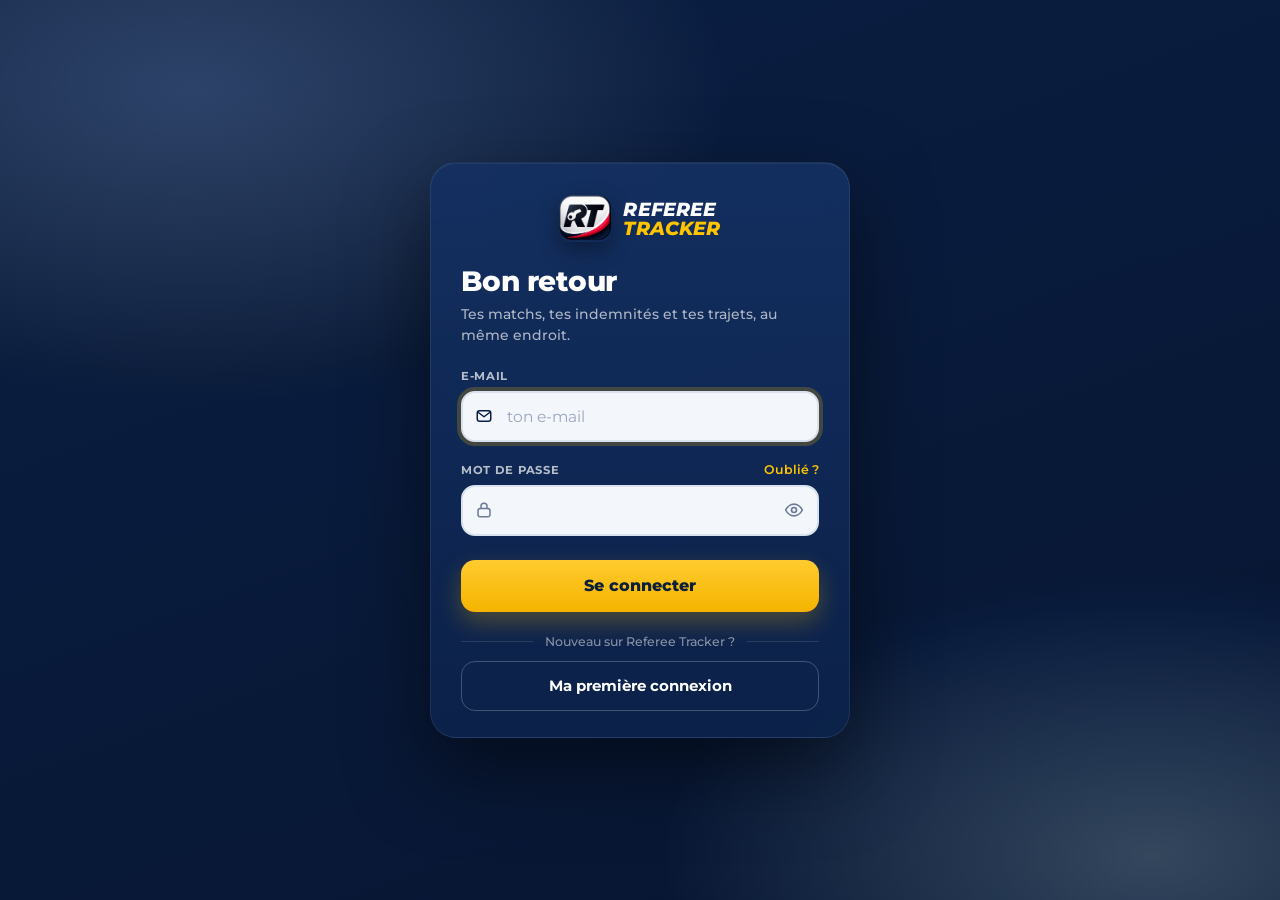
<file: index.html>
<!doctype html>
<html lang="fr">
<head>
  <!-- © 2026 Referee Tracker. Tous droits réservés. Reproduction, copie ou réutilisation interdites sans autorisation écrite de l'éditeur (voir mentions-legales.html). -->
  <meta name="author" content="Referee Tracker" />
  <meta name="copyright" content="© 2026 Referee Tracker" />
  <meta charset="utf-8" />
  <!-- b47 (A15) — Content Security Policy : seules les origines listées peuvent charger du code, des styles, des images ou être contactées. Aucun script inline : la version du site est lue dans la balise meta rt-version. -->
  <meta http-equiv="Content-Security-Policy" content="default-src 'self'; script-src 'self' blob:; worker-src 'self' blob:; style-src 'self' 'unsafe-inline'; font-src 'self' data:; img-src 'self' data: blob: https://*.tile.openstreetmap.org; connect-src 'self' https://script.google.com https://script.googleusercontent.com https://jlstedchnmdteazuqbly.supabase.co https://nominatim.openstreetmap.org https://router.project-osrm.org; frame-src 'self' blob:; object-src 'none'; base-uri 'self'; form-action 'self'; manifest-src 'self'; upgrade-insecure-requests" />
  <meta name="viewport" content="width=device-width,initial-scale=1,viewport-fit=cover" />
  <title>Referee Tracker</title>
  <meta name="theme-color" content="#0B1F3B" />
  <meta name="rt-version" content="2026-11-27-b181" />
  <!-- b70 — zéro requête tierce : polices et bibliothèques auto-hébergées (RGPD : aucune IP transmise à Google/CDN). -->
  <link rel="stylesheet" href="./fonts/fonts.css?v=2026-11-27-b181" />
  <link rel="stylesheet" href="./vendor/leaflet.css" />
  <link rel="preconnect" href="https://script.google.com" crossorigin />
  <link rel="stylesheet" href="./style.css?v=2026-11-27-b181" />
  <link rel="manifest" href="./manifest.json?v=2026-11-27-b181" />
  <link rel="icon" href="./favicon-32.png?v=2026-11-27-b181" sizes="32x32" type="image/png" />
  <link rel="apple-touch-icon" href="./apple-touch-icon.png?v=2026-11-27-b181" />
  <meta name="mobile-web-app-capable" content="yes" />
  <meta name="apple-mobile-web-app-capable" content="yes" />
  <meta name="apple-mobile-web-app-status-bar-style" content="black-translucent" />
  <meta name="apple-mobile-web-app-title" content="Referee Tracker" />
</head>
<body>
  <div class="page">
    <header class="app-header">
      <div class="header-inner">
        <div class="brand" id="brandHome" role="link" tabindex="0" aria-label="Retour à l'accueil" title="Accueil">
          <img class="brand-logo" src="./img/logo-icon.png?v=2026-11-27-b181" alt="" width="44" height="40" decoding="async" />
          <div class="brand-text">
            <h1>Referee<span>Tracker</span></h1>
          </div>
        </div>
        <div class="header-actions">
          <!-- Thème déplacé dans Mon profil (19/09/2026) -->
          <!-- Loupe : déplie la barre Saison/Recherche/Filtre sur téléphone (01/10/2026) -->
          <button id="searchToggleBtn" class="refresh-btn" type="button" hidden aria-label="Recherche &amp; Filtre" title="Recherche &amp; Filtre" aria-expanded="false" aria-controls="toolbarSearch"><span class="loupe-dot" id="loupeDot" hidden></span>
            <svg viewBox="0 0 24 24" width="18" height="18" aria-hidden="true" fill="none"
                 stroke="currentColor" stroke-width="2" stroke-linecap="round" stroke-linejoin="round">
              <circle cx="11" cy="11" r="7"/><path d="m21 21-4.3-4.3"/>
            </svg>
          </button>
          <button id="rtNotifBtn" class="refresh-btn" type="button" aria-label="Mes notifications" title="Mes notifications" aria-expanded="false" aria-controls="rtNotifPanel"><span class="notif-badge" id="rtNotifBadge" hidden></span>
            <svg viewBox="0 0 24 24" width="18" height="18" aria-hidden="true" fill="none"
                 stroke="currentColor" stroke-width="2" stroke-linecap="round" stroke-linejoin="round">
              <path d="M6 8a6 6 0 0 1 12 0c0 7 3 9 3 9H3s3-2 3-9"/><path d="M10.3 21a1.94 1.94 0 0 0 3.4 0"/>
            </svg>
          </button>
          <button id="rtProfileBtn" class="refresh-btn" type="button" aria-label="Mon profil" title="Mon profil">
            <svg viewBox="0 0 24 24" width="18" height="18" aria-hidden="true" fill="none"
                 stroke="currentColor" stroke-width="2" stroke-linecap="round" stroke-linejoin="round">
              <path d="M20 21v-2a4 4 0 0 0-4-4H8a4 4 0 0 0-4 4v2"/><circle cx="12" cy="7" r="4"/>
            </svg>
          </button>
          <button id="refreshBtn" class="refresh-btn" type="button" aria-label="Rafraîchir et relever mes convocations" title="Rafraîchir et relever mes convocations">
            <span aria-hidden="true">↻</span>
          </button>
          <button id="rtHeaderLogout" class="refresh-btn" type="button" aria-label="Se déconnecter" title="Se déconnecter">
            <svg viewBox="0 0 24 24" width="18" height="18" aria-hidden="true" fill="none"
                 stroke="currentColor" stroke-width="2" stroke-linecap="round" stroke-linejoin="round">
              <path d="M12 3v9"/><path d="M18.4 6.6a9 9 0 1 1-12.8 0"/>
            </svg>
          </button>
        </div>
      </div>
    </header>
    <!-- b97 — centre de notifications : annonces, choses à faire (retirées de l'accueil) -->
    <div id="rtNotifPanel" class="notif-panel" role="dialog" aria-label="Mes notifications" hidden>
      <div class="notif-h"><strong>Notifications</strong><button type="button" class="small-btn secondary" id="rtNotifFermer">Fermer</button></div>
      <div id="accAnnonces"></div><div id="accImport"></div><div id="accHisto"></div>
      <p class="notif-vide card-sub" id="rtNotifVide">Rien de nouveau. Tout est à jour.</p>
    </div>

    <main class="content">
      <section id="toolbarSearch" class="toolbar toolbar-search">
        <div class="field">
          <label for="seasonSelect">Saison</label>
          <select id="seasonSelect"></select>
        </div>
        <div class="field search-field">
          <label for="searchInput">Recherche</label>
          <input id="searchInput" type="search" placeholder="Club, salle, ville, collègue…" />
        </div>
        <div class="field filter-dropdown-wrap">
          <label>Filtres</label>
          <button id="filterDropdownBtn" type="button" class="filter-dropdown-btn" aria-expanded="false" aria-controls="filterDropdownPanel">
            <svg viewBox="0 0 24 24" width="16" height="16" aria-hidden="true" fill="none" stroke="currentColor" stroke-width="2" stroke-linecap="round" stroke-linejoin="round"><path d="M3 5h18M6 12h12M10 19h4"/></svg>
            <span>Filtre</span>
            <span id="filterActiveCount" class="filter-count-badge" hidden>0</span>
          </button>
          <div id="filterDropdownPanel" class="filter-dropdown-panel" hidden>
            <div class="field">
              <label for="filterNiveauSelect">Niveau</label>
              <select id="filterNiveauSelect"><option value="">Tous</option></select>
            </div>
            <div class="field">
              <label for="filterStatutSelect">Paiement</label>
              <select id="filterStatutSelect"><option value="">Tous</option></select>
            </div>
            <div class="field">
              <label for="filterFormatSelect">Format</label>
              <select id="filterFormatSelect"><option value="">Tous</option></select>
            </div>
            <button id="filterResetBtn" type="button" class="filter-reset-btn">Réinitialiser les filtres</button>
          </div>
        </div>
      </section>

      <section id="statusBar" class="status-bar">Chargement…</section>

      <nav class="tabs" aria-label="Navigation principale">
        <button class="tab active" data-tab="accueil" type="button"><span class="tab-icon"><svg viewBox="0 0 24 24" width="18" height="18" fill="none" stroke="currentColor" stroke-width="2" stroke-linecap="round" stroke-linejoin="round"><path d="M3 11l9-8 9 8"/><path d="M5 10v10h14V10"/><path d="M9 20v-6h6v6"/></svg></span><span class="tab-label">Accueil</span></button>
        <button class="tab" data-tab="matchs" type="button"><span class="tab-icon"><svg viewBox="0 0 24 24" width="18" height="18" fill="none" stroke="currentColor" stroke-width="2" stroke-linecap="round" stroke-linejoin="round"><circle cx="12" cy="12" r="9"/><path d="M12 3v18"/><path d="M3 12h18"/><path d="M5.6 5.6c3 3 3 9.8 0 12.8"/><path d="M18.4 5.6c-3 3-3 9.8 0 12.8"/></svg></span><span class="tab-label">5×5</span></button>
        <button class="tab" data-tab="troisx3" type="button"><span class="tab-icon"><svg viewBox="0 0 24 24" width="18" height="18" fill="none" stroke="currentColor" stroke-width="2" stroke-linecap="round" stroke-linejoin="round"><path d="M13 2 4 14h7l-1 8 9-12h-7z"/></svg></span><span class="tab-label">3×3</span></button>
        <button class="tab" data-tab="paiements" type="button"><span class="tab-icon"><svg viewBox="0 0 24 24" width="18" height="18" fill="none" stroke="currentColor" stroke-width="2" stroke-linecap="round" stroke-linejoin="round"><rect x="2" y="6" width="20" height="12" rx="2"/><circle cx="12" cy="12" r="3"/><path d="M6 10v.01M18 14v.01"/></svg></span><span class="tab-label">Paiements</span><span class="tab-badge" id="badgePaiements" hidden>0</span></button>
        <button class="tab" data-tab="stats" type="button"><span class="tab-icon"><svg viewBox="0 0 24 24" width="18" height="18" fill="none" stroke="currentColor" stroke-width="2" stroke-linecap="round" stroke-linejoin="round"><path d="M4 20V10"/><path d="M12 20V4"/><path d="M20 20v-6"/></svg></span><span class="tab-label">Analyse</span></button>
        <button class="tab tab-tel-hide" data-tab="estimation" type="button"><span class="tab-icon"><svg viewBox="0 0 24 24" width="18" height="18" fill="none" stroke="currentColor" stroke-width="2" stroke-linecap="round" stroke-linejoin="round"><path d='M3 17l6-6 4 4 8-8'/><path d='M14 7h7v7'/></svg></span><span class="tab-label">Estimation</span></button>
        <button class="tab" data-tab="hotel" type="button"><span class="tab-icon"><svg viewBox="0 0 24 24" width="18" height="18" fill="none" stroke="currentColor" stroke-width="2" stroke-linecap="round" stroke-linejoin="round"><path d="M3 19V7"/><path d="M3 14h18v5"/><path d="M21 14v-2a3 3 0 0 0-3-3h-7v5"/><circle cx="7" cy="11" r="1.5"/></svg></span><span class="tab-label">Hôtel</span></button>
        <button class="tab" data-tab="equipement" type="button"><span class="tab-icon"><svg viewBox="0 0 24 24" width="18" height="18" fill="none" stroke="currentColor" stroke-width="2" stroke-linecap="round" stroke-linejoin="round"><path d="M8 3 4 6l2 4 2-1v12h8V9l2 1 2-4-4-3c-.7 1.4-2.2 2.3-4 2.3S8.7 4.4 8 3z"/></svg></span><span class="tab-label">Équipement</span></button>
        <button class="tab" data-tab="alertes" type="button"><span class="tab-icon"><svg viewBox="0 0 24 24" width="18" height="18" fill="none" stroke="currentColor" stroke-width="2" stroke-linecap="round" stroke-linejoin="round"><path d="M12 3 2 20h20z"/><path d="M12 9v5"/><path d="M12 17h.01"/></svg></span><span class="tab-label">Alertes</span><span class="tab-badge" id="badgeAlertes" hidden>0</span></button>
        <button class="tab" data-tab="export" type="button"><span class="tab-icon"><svg viewBox="0 0 24 24" width="18" height="18" fill="none" stroke="currentColor" stroke-width="2" stroke-linecap="round" stroke-linejoin="round"><path d="M12 3v12"/><path d="M7 10l5 5 5-5"/><path d="M4 19h16"/></svg></span><span class="tab-label">Export</span></button>
        <button class="tab" data-tab="rapports" type="button"><span class="tab-icon"><svg viewBox="0 0 24 24" width="18" height="18" fill="none" stroke="currentColor" stroke-width="2" stroke-linecap="round" stroke-linejoin="round"><path d='M14 3H6a2 2 0 0 0-2 2v14a2 2 0 0 0 2 2h12a2 2 0 0 0 2-2V9z'/><path d='M14 3v6h6'/><path d='M8 13h8'/><path d='M8 17h8'/></svg></span><span class="tab-label">Rapports</span></button>
        <div class="tab-group" aria-hidden="true">Entraînement</div>
        <button class="tab" data-tab="qcm" type="button"><span class="tab-icon"><svg viewBox="0 0 24 24" width="18" height="18" fill="none" stroke="currentColor" stroke-width="2" stroke-linecap="round" stroke-linejoin="round"><rect x="6" y="4" width="12" height="17" rx="2"/><path d="M9 4V3a1 1 0 0 1 1-1h4a1 1 0 0 1 1 1v1"/><path d="M9 12l2 2 4-4"/></svg></span><span class="tab-label">QCM</span></button>
        <button class="tab" data-tab="progression" type="button"><span class="tab-icon"><svg viewBox="0 0 24 24" width="18" height="18" fill="none" stroke="currentColor" stroke-width="2" stroke-linecap="round" stroke-linejoin="round"><path d="M3 3v18h18"/><path d="M7 15l4-5 3 3 5-7"/></svg></span><span class="tab-label">Progression</span></button>
        <button class="tab" data-tab="reglement" type="button"><span class="tab-icon"><svg viewBox="0 0 24 24" width="18" height="18" fill="none" stroke="currentColor" stroke-width="2" stroke-linecap="round" stroke-linejoin="round"><path d="M4 19.5A2.5 2.5 0 0 1 6.5 17H20"/><path d="M6.5 2H20v20H6.5A2.5 2.5 0 0 1 4 19.5v-15A2.5 2.5 0 0 1 6.5 2z"/><path d="M9 7h7"/><path d="M9 11h5"/></svg></span><span class="tab-label">Règlement</span></button>
        <button class="tab" data-tab="monespace" type="button"><span class="tab-icon"><svg viewBox="0 0 24 24" width="18" height="18" fill="none" stroke="currentColor" stroke-width="2" stroke-linecap="round" stroke-linejoin="round"><rect x="3" y="5" width="18" height="14" rx="2"/><circle cx="9" cy="11" r="2.2"/><path d="M5.8 16c.6-1.6 1.8-2.4 3.2-2.4s2.6.8 3.2 2.4"/><path d="M15 10h3.5M15 13h3.5"/></svg></span><span class="tab-label">Mon espace</span></button>
        <div class="tabs-foot"><span class="tabs-foot-dot"></span><span>Connecté</span></div>
      </nav>

      <section id="accueil" class="panel active"></section>
      <section id="matchs" class="panel"></section>
      <section id="troisx3" class="panel"></section>
      <section id="paiements" class="panel"></section>
      <section id="stats" class="panel">
        <div class="tabs-mini" id="statsSubTabs">
          <button type="button" class="tabs-mini-btn active" id="statsSubOverviewBtn">Vue d'ensemble</button>
          <button type="button" class="tabs-mini-btn" id="statsSubAvanceeBtn">Analyse avancée</button>
          <button type="button" class="tabs-mini-btn tab-pc-hide" id="statsSubEstimationBtn">Estimation</button>
          <!-- b54 — page « Analyse » PC/tablette : un seul endroit pour travailler (masqués sur téléphone). -->
        </div>
        <div id="statsFinancier"></div>
        <div id="statsAnalyse" style="display:none"></div>
        <div id="statsEstimation" style="display:none"></div>
        <div id="statsProgression" style="display:none"></div>
        <div id="statsExport" style="display:none"></div>
      </section>
      <section id="hotel" class="panel"></section>
      <section id="equipement" class="panel"></section>
      <section id="alertes" class="panel"></section>
      <section id="export" class="panel"></section>
      <section id="qcm" class="panel"></section>
      <section id="progression" class="panel"></section>
      <section id="reglement" class="panel"></section>
      <section id="contacts" class="panel"></section>
      <section id="elicence" class="panel"></section>
      <section id="rapports" class="panel"></section>
    </main>

  </div>

  <script src="./rt-garde.js?v=2026-11-27-b181"></script>
  <script defer src="./vendor/leaflet.js"></script>
  <script defer src="./vendor/chart.umd.min.js"></script>
  <!-- b123 : PDF (jspdf + autotable) et QR code chargés après l'ouverture, quand l'app est au repos (rt-auth.js, chargerOutilsDiffere_) -->
  <script defer src="./vendor/france.js"></script>
  <script defer src="./rt-format.js?v=2026-11-27-b181"></script>
  <script defer src="./rt-auth.js?v=2026-11-27-b181"></script>
  <script defer src="./rt-stats.js?v=2026-11-27-b181"></script>
  <script defer src="./nouveautes.js?v=2026-11-27-b181"></script>
  <script defer src="./app.js?v=2026-11-27-b181"></script>
  <script defer src="./rt-equipement.js?v=2026-11-27-b181"></script>
</body>
</html>
</file>
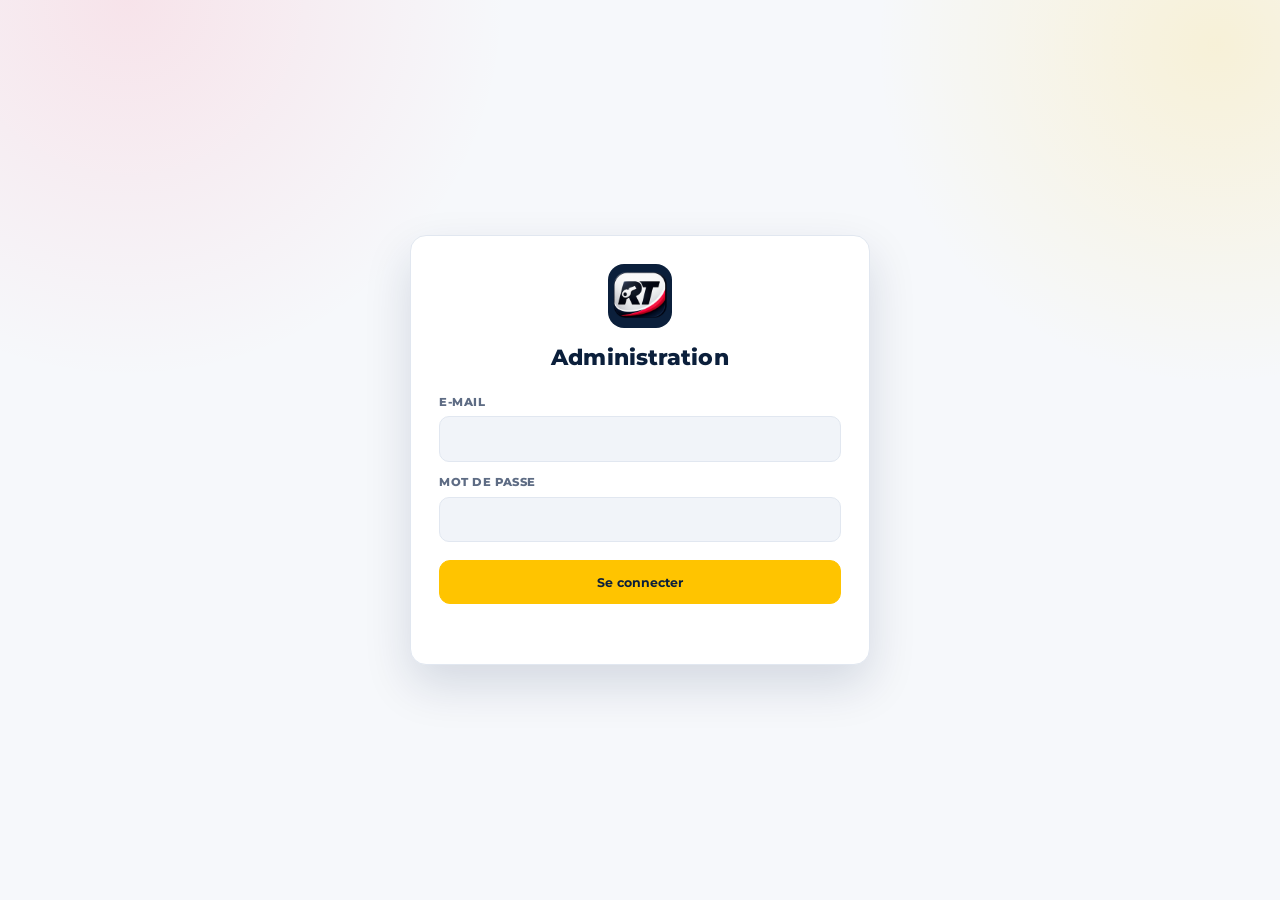
<file: admin.html>
<!doctype html>
<html lang="fr">
<head>
  <meta charset="utf-8" />
  <meta name="viewport" content="width=device-width, initial-scale=1, viewport-fit=cover" />
  <meta http-equiv="Content-Security-Policy" content="default-src 'self'; script-src 'self'; style-src 'self' 'unsafe-inline' ; font-src 'self' ; img-src 'self' data: https://*.tile.openstreetmap.org; connect-src https://jlstedchnmdteazuqbly.supabase.co https://script.google.com https://script.googleusercontent.com https://nominatim.openstreetmap.org; object-src 'none'; base-uri 'none'; form-action 'none'" />
  <meta name="referrer" content="no-referrer" />
  <meta name="robots" content="noindex, nofollow" />
  <meta name="color-scheme" content="light dark" />
  <title>Administration — Referee Tracker</title>
  <link rel="icon" href="./favicon-32.png" />
  <link rel="stylesheet" href="./fonts/fonts.css" />
  <link rel="stylesheet" href="./vendor/leaflet.css" />
  <link rel="stylesheet" href="./admin.css?v=2026-11-27-b181" />
</head>
<body>
  <!-- Écrans d'accès -->
  <main id="vLogin" class="gate hidden">
    <div class="gate-card">
      <img src="./apple-touch-icon.png" alt="" class="gate-logo" />
      <h1>Administration</h1>
      <form id="adminLoginForm" class="gate-form" autocomplete="on">
        <label for="adminEmail">E-mail</label>
        <input id="adminEmail" type="email" autocomplete="username" inputmode="email" required />
        <label for="adminPwd">Mot de passe</label>
        <input id="adminPwd" type="password" autocomplete="current-password" required />
        <button class="btn pri" id="adminLoginBtn" type="submit">Se connecter</button>
        <p id="adminLoginMsg" class="mut" role="status"></p>
      </form>
    </div>
  </main>

  <main id="vMfa" class="gate hidden">
    <div class="gate-card">
      <img src="./apple-touch-icon.png" alt="" class="gate-logo" />
      <h1>Double authentification</h1>
      <div id="mfaEnroll" class="hidden">
        <p>L'administration exige un code à 6 chiffres. Scanne ce QR code avec une application d'authentification (Google Authenticator, 1Password, Authy…), puis saisis le code affiché.</p>
        <div id="qr"></div>
        <p class="mut">Clé manuelle : <code id="secret"></code></p>
      </div>
      <p id="mfaTxt">Saisis le code de ton application d'authentification.</p>
      <div class="mfa-code"><input id="code" inputmode="numeric" pattern="[0-9]*" autocomplete="one-time-code" maxlength="6" placeholder="••••••" aria-label="Code à 6 chiffres" autofocus /></div>
      <button class="btn pri mfa-ok" id="btnCode">Valider</button>
      <p id="mfaMsg" class="err"></p>
      <button class="mfa-sortir" id="btnMfaSortir" type="button">Changer de compte</button>
    </div>
  </main>

  <!-- Application admin -->
  <div id="vAdmin" class="app hidden">
    <aside class="side">
      <div class="brand"><img src="./apple-touch-icon.png" alt="" /><div><strong>Referee Tracker</strong><span>Super admin</span></div></div>
      <div class="espaces" id="espaces" role="tablist" aria-label="Espace d'administration"><span class="esp-pastille" aria-hidden="true"></span><button type="button" role="tab" data-esp="app"><i aria-hidden="true">⌂</i><span>Application<small>technique, moteurs</small></span></button><button type="button" role="tab" data-esp="arb"><i aria-hidden="true">◉</i><span>Arbitres<small>comptes, matchs, argent</small></span></button><button type="button" role="tab" data-esp="rcl"><i aria-hidden="true">▶</i><span>REF CLIPS<small>analyse vidéo</small></span></button></div>
      <nav class="nav" id="nav">
        <div data-esp="app">
          <p class="nav-g">Vue d'ensemble</p>
          <a href="#accueil"><i>⌂</i>Accueil</a>
          <a href="#assistant"><i>✦</i>Assistant IA</a>
          <a href="#cockpit"><i>◧</i>Stats</a>
          <a href="#analyses"><i>◩</i>Analyses</a>
          <a href="#appstats"><i>▤</i>Utilisation</a>
          <a href="#usage"><i>◷</i>Connexions</a>
          <p class="nav-g">Technique</p>
          <a href="#tech"><i>◔</i>Performances &amp; erreurs</a>
          <a href="#sante"><i>♥</i>Santé</a>
          <a href="#moteurs"><i>⚙</i>Moteurs<b id="navMoteurs" class="nav-count"></b></a>
          <a href="#services"><i>◫</i>Services &amp; quotas</a>
          <p class="nav-g">Administration</p>
          <a href="#config"><i>☷</i>Réglages</a>
          <a href="#journal"><i>☰</i>Journal d'audit</a>
        </div>
        <div data-esp="arb">
          <p class="nav-g">Vue d'ensemble</p>
          <a href="#userstats"><i>◔</i>Tableau des arbitres</a>
          <a href="#arbitres"><i>◉</i>Arbitres<b id="navArbitres" class="nav-count"></b></a>
          <a href="#inscriptions"><i>✚</i>Inscriptions<b id="navInscriptions" class="nav-count"></b></a>
          <p class="nav-g">Échanges</p>
          <a href="#messages"><i>✉</i>Envois</a>
          <a href="#communication"><i>▤</i>Dans l'app</a>
          <a href="#tickets"><i>⚑</i>Tickets<b id="navTickets" class="nav-count"></b></a>
          <p class="nav-g">Matchs &amp; argent</p>
          <a href="#agenda"><i>▦</i>Matchs à venir</a>
          <a href="#paiements"><i>€</i>Paiements</a>
          <a href="#alertes"><i>△</i>Alertes<b id="navAlertes" class="nav-count"></b></a>
          <a href="#qualite"><i>✓</i>Qualité des données</a>
        </div>
        <div data-esp="rcl">
          <p class="nav-g">App REF CLIPS</p>
          <a href="#rcaccueil"><i>⌂</i>Vue d'ensemble</a>
          <a href="#rcusage"><i>◷</i>Utilisation</a>
          <a href="#rcarbitres"><i>◉</i>Arbitres</a>
          <a href="#rccodes"><i>✂</i>Codes &amp; thèmes</a>
          <a href="#rcvideos"><i>▶</i>Vidéos &amp; exports</a>
          <a href="#rctech"><i>◔</i>Technique</a>
          <a href="#rcsignal"><i>✉</i>Signalements<b id="navRcSignal" class="nav-count"></b></a>
        </div>
      </nav>
      <div class="side-foot">
        <span id="qui" class="mut"></span>
        <div class="row"><a class="btn sm" href="./">App</a><button class="btn sm" id="btnTheme" title="Thème">◐</button><button class="btn sm" id="btnSortir" title="Se déconnecter de l'administration">Sortir</button></div>
        <span class="mut tiny">Toutes les actions sont journalisées.</span>
      </div>
    </aside>

    <div class="main">
      <header class="top">
        <h1 id="topTitre">Tableau de bord</h1>
        <div class="search"><span>⌕</span><input id="recherche" type="search" placeholder="Rechercher…  ( / )" autocomplete="off" /></div>
        <button class="btn" id="btnRefresh" title="Recharger la section">↻ Actualiser</button>
      </header>
      <div id="chargement" class="loader hidden"><span></span></div>
      <p id="msg" class="msg hidden"></p>
      <div id="sousNav" class="sous-nav hidden"></div>

      <section id="sec-accueil" class="sec"></section>
      <section id="sec-services" class="sec"></section>
      <section id="sec-analyses" class="sec"></section>
      <section id="sec-assistant" class="sec"></section>
      <section id="sec-pilotage" class="sec"></section>
      <section id="sec-dashboard" class="sec"></section>
      <section id="sec-arbitres" class="sec"></section>
      <section id="sec-inscriptions" class="sec"></section>
      <section id="sec-messages" class="sec"></section>
      <section id="sec-config" class="sec"></section>
      <section id="sec-tickets" class="sec"></section>
      <section id="sec-sante" class="sec"></section>
      <section id="sec-stats" class="sec"></section>
      <section id="sec-kpiapp" class="sec"></section>
      <section id="sec-kpiarb" class="sec"></section>
      <section id="sec-qualite" class="sec"></section>
      <section id="sec-usage" class="sec"></section>
      <section id="sec-communication" class="sec"></section>
      <section id="sec-moteurs" class="sec"></section>
      <section id="sec-journal" class="sec"></section>
      <section id="sec-agenda" class="sec"></section>
      <section id="sec-paiements" class="sec"></section>
      <section id="sec-alertes" class="sec"></section>
      <section id="sec-tech" class="sec"></section>
      <section id="sec-cockpit" class="sec"></section>
      <section id="sec-appstats" class="sec"></section>
      <section id="sec-userstats" class="sec"></section>
      <section id="sec-rcaccueil" class="sec"></section>
      <section id="sec-rcusage" class="sec"></section>
      <section id="sec-rcarbitres" class="sec"></section>
      <section id="sec-rccodes" class="sec"></section>
      <section id="sec-rcvideos" class="sec"></section>
      <section id="sec-rctech" class="sec"></section>
      <section id="sec-rcsignal" class="sec"></section>
    </div>

    <!-- Panneau latéral (fiche arbitre…) -->
    <aside id="drawer" class="drawer hidden" aria-hidden="true">
      <div class="drawer-head"><h2 id="drawerTitre"></h2><button class="btn sm" id="drawerClose">Fermer ✕</button></div>
      <div id="drawerBody" class="drawer-body"></div>
    </aside>
    <div id="voile" class="voile hidden"></div>
  </div>

  <dialog id="dlg"><div class="dlg-head"><h3 id="dlgTitre"></h3><button class="btn sm" id="dlgClose">✕</button></div><div id="dlgBody"></div></dialog>
  <div id="toast" class="toast hidden"></div>
  <script src="./rt-garde.js?v=2026-11-27-b181"></script>
  <script src="./vendor/qrcode.js"></script>
  <script src="./vendor/leaflet.js"></script>
  <script src="./rt-xlsx.js?v=2026-11-14-b97"></script>
  <script src="./admin-pilotage.js?v=2026-11-14-b97"></script>
  <script src="./nouveautes.js?v=2026-11-27-b181"></script>
  <script src="./rt-format.js?v=2026-11-27-b181"></script>
  <script src="./admin.js?v=2026-11-27-b181"></script>
</body>
</html>
</file>
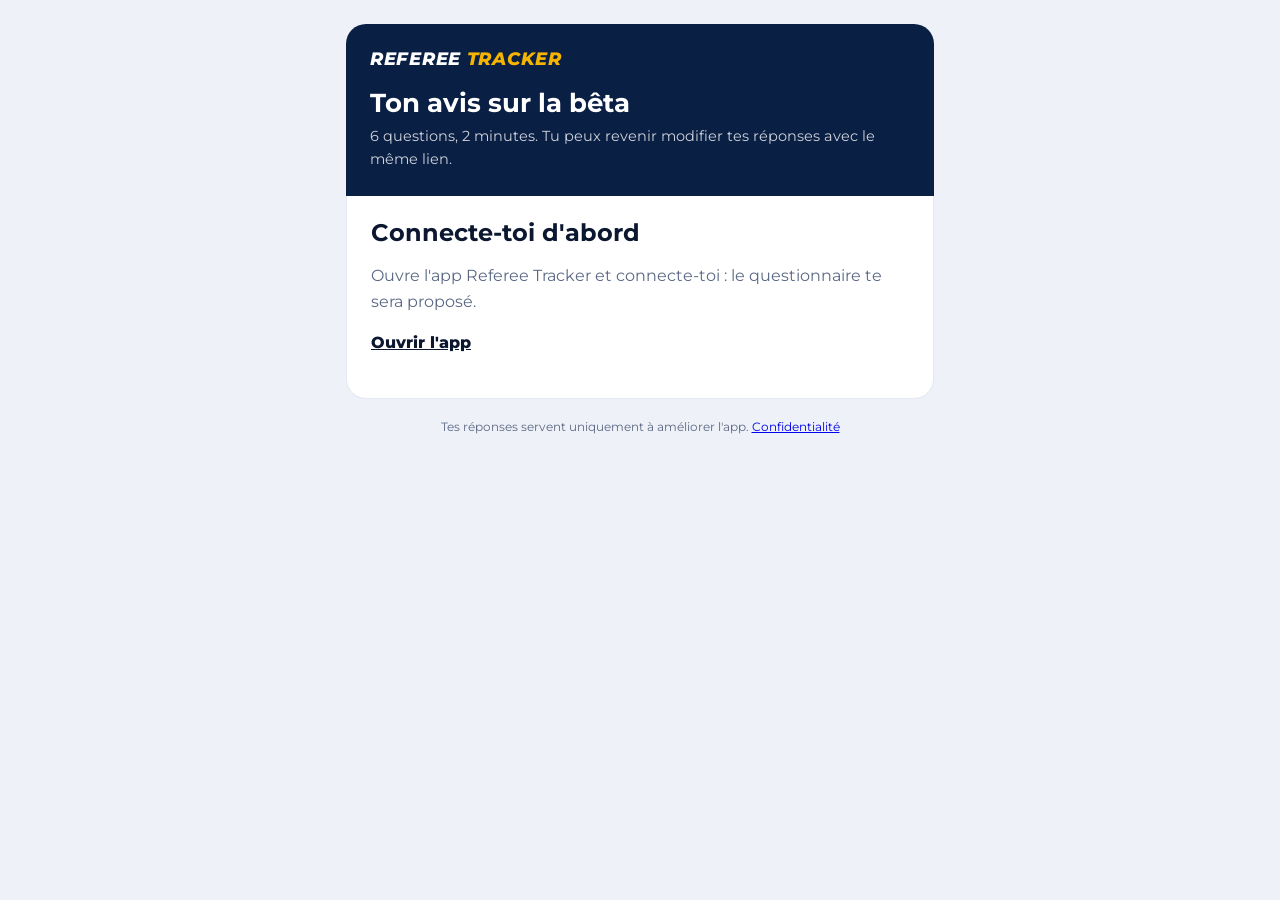
<file: avis.html>
<!doctype html>
<html lang="fr">
<head>
  <meta charset="utf-8" />
  <meta name="viewport" content="width=device-width, initial-scale=1, viewport-fit=cover" />
  <meta http-equiv="Content-Security-Policy" content="default-src 'self'; script-src 'self'; style-src 'self' 'unsafe-inline'; font-src 'self' data:; img-src 'self' data:; connect-src https://jlstedchnmdteazuqbly.supabase.co; base-uri 'none'; form-action 'none'; frame-ancestors 'none'" />
  <meta name="referrer" content="no-referrer" />
  <meta name="robots" content="noindex" />
  <meta name="color-scheme" content="light dark" />
  <title>Ton avis — Referee Tracker</title>
  <link rel="stylesheet" href="./fonts/fonts.css?v=2026-11-26-b177" />
  <link rel="icon" href="./favicon-32.png?v=2026-11-26-b177" sizes="32x32" type="image/png" />
  <style>
    :root { --fond:#EEF1F7; --carte:#FFFFFF; --txt:#0C1730; --mut:#5B6884; --ligne:#E3E8F2; --navy:#0A1F44; --jaune:#F5B400; --champ:#F7F9FC; --err:#C62828; }
    @media (prefers-color-scheme: dark) { :root { --fond:#0B1220; --carte:#141C2E; --txt:#E8EDF7; --mut:#A3AEC6; --ligne:#243049; --champ:#1B2437; --err:#FF8A80; } }
    * { box-sizing: border-box; }
    body { margin:0; background:var(--fond); color:var(--txt); font-family:Montserrat,'Segoe UI',Helvetica,Arial,sans-serif; -webkit-font-smoothing:antialiased; }
    main { max-width:620px; margin:0 auto; padding:24px 16px 48px; }
    .entete { background:var(--navy); color:#fff; border-radius:20px 20px 0 0; padding:24px 24px 26px; }
    .entete .marque { font-weight:900; font-style:italic; letter-spacing:.04em; font-size:18px; }
    .entete .marque span { color:var(--jaune); }
    .entete h1 { margin:18px 0 6px; font-size:26px; line-height:1.2; }
    .entete p { margin:0; color:#CED2DA; font-size:14.5px; line-height:1.55; }
    form, .fin { background:var(--carte); border:1px solid var(--ligne); border-top:0; border-radius:0 0 20px 20px; padding:22px 24px 26px; }
    fieldset { border:0; margin:0 0 22px; padding:0; }
    legend, label.q { display:block; font-weight:800; font-size:15.5px; margin-bottom:10px; }
    .aide { color:var(--mut); font-size:13px; font-weight:500; margin:-6px 0 10px; }
    .echelle { display:flex; gap:6px; flex-wrap:wrap; }
    .echelle input { position:absolute; opacity:0; pointer-events:none; }
    .echelle label { min-width:44px; height:44px; display:grid; place-items:center; border:1.5px solid var(--ligne); border-radius:12px; background:var(--champ); font-weight:800; cursor:pointer; padding:0 8px; }
    .echelle input:checked + label { background:var(--jaune); border-color:var(--jaune); color:var(--navy); }
    .echelle input:focus-visible + label { outline:3px solid var(--jaune); outline-offset:2px; }
    .bornes { display:flex; justify-content:space-between; color:var(--mut); font-size:12px; margin-top:6px; }
    textarea { width:100%; min-height:88px; border:1.5px solid var(--ligne); border-radius:12px; background:var(--champ); color:var(--txt); font:inherit; font-size:15px; padding:12px; resize:vertical; }
    textarea:focus { outline:3px solid var(--jaune); outline-offset:1px; }
    .case { display:flex; gap:10px; align-items:flex-start; font-size:14px; line-height:1.5; margin-bottom:10px; }
    .case input { width:20px; height:20px; margin-top:1px; accent-color:var(--jaune); flex:none; }
    button { width:100%; border:0; border-radius:14px; background:var(--jaune); color:var(--navy); font:inherit; font-weight:800; font-size:16px; padding:16px; cursor:pointer; }
    button:disabled { opacity:.6; cursor:default; }
    .msg { min-height:20px; margin-top:12px; font-size:14px; text-align:center; }
    .msg.err { color:var(--err); }
    .fin h2 { margin:0 0 8px; }
    .fin p { color:var(--mut); line-height:1.6; }
    .fin a { color:var(--txt); font-weight:800; }
    .legal { color:var(--mut); font-size:12px; text-align:center; margin-top:18px; line-height:1.6; }
  </style>
</head>
<body>
  <main>
    <div class="entete">
      <div class="marque">REFEREE <span>TRACKER</span></div>
      <h1 id="titre">Ton avis sur la bêta</h1>
      <p>6 questions, 2 minutes. Tu peux revenir modifier tes réponses avec le même lien.</p>
    </div>
    <form id="f" novalidate hidden>
      <fieldset>
        <legend>Globalement, l'app te sert-elle ?</legend>
        <div class="echelle" id="note"></div>
        <div class="bornes"><span>Pas du tout</span><span>Énormément</span></div>
      </fieldset>
      <fieldset>
        <label class="q" for="utile">Ce qui t'aide le plus</label>
        <textarea id="utile" maxlength="600" placeholder="Une fonction, un écran, un gain de temps…"></textarea>
      </fieldset>
      <fieldset>
        <label class="q" for="manque">Ce qui manque ou te gêne</label>
        <textarea id="manque" maxlength="600" placeholder="Ce que tu aimerais voir, ce qui est compliqué…"></textarea>
      </fieldset>
      <fieldset>
        <label class="q" for="bugs">Un bug ou une erreur rencontrée ?</label>
        <textarea id="bugs" maxlength="600" placeholder="Où, quand, ce qui s'est passé (facultatif)"></textarea>
      </fieldset>
      <fieldset>
        <legend>Recommanderais-tu Referee Tracker à un collègue arbitre ?</legend>
        <div class="echelle" id="reco"></div>
        <div class="bornes"><span>0 : jamais</span><span>10 : sans hésiter</span></div>
      </fieldset>
      <fieldset>
        <label class="q" for="temoignage">Une phrase pour présenter l'app à d'autres arbitres <span class="aide">(facultatif)</span></label>
        <textarea id="temoignage" maxlength="300" placeholder="Ex. : « Je ne perds plus le fil de mes indemnités. »"></textarea>
        <label class="case"><input type="checkbox" id="temoOk" /> <span>J'accepte que cette phrase soit publiée sur le site referee-tracker.fr avec mon prénom et mon niveau d'arbitrage. Je peux retirer mon accord à tout moment en écrivant à contact&#64;referee-tracker.fr.</span></label>
      </fieldset>
      <button type="submit" id="go">Envoyer mon avis</button>
      <div class="msg" id="msg" role="status" aria-live="polite"></div>
    </form>
    <div class="fin" id="fin" hidden>
      <h2 id="finTitre">Merci !</h2>
      <p id="finTexte">Ton avis est bien enregistré. Chaque réponse est lue et aide à décider de la suite.</p>
      <p><a href="./">Ouvrir l'app</a></p>
    </div>
    <p class="legal">Tes réponses servent uniquement à améliorer l'app. <a href="./confidentialite.html">Confidentialité</a></p>
  </main>
  <script src="./rt-garde.js?v=2026-11-26-b177"></script>
  <script src="./avis.js?v=2026-11-26-b177"></script>
</body>
</html>
</file>
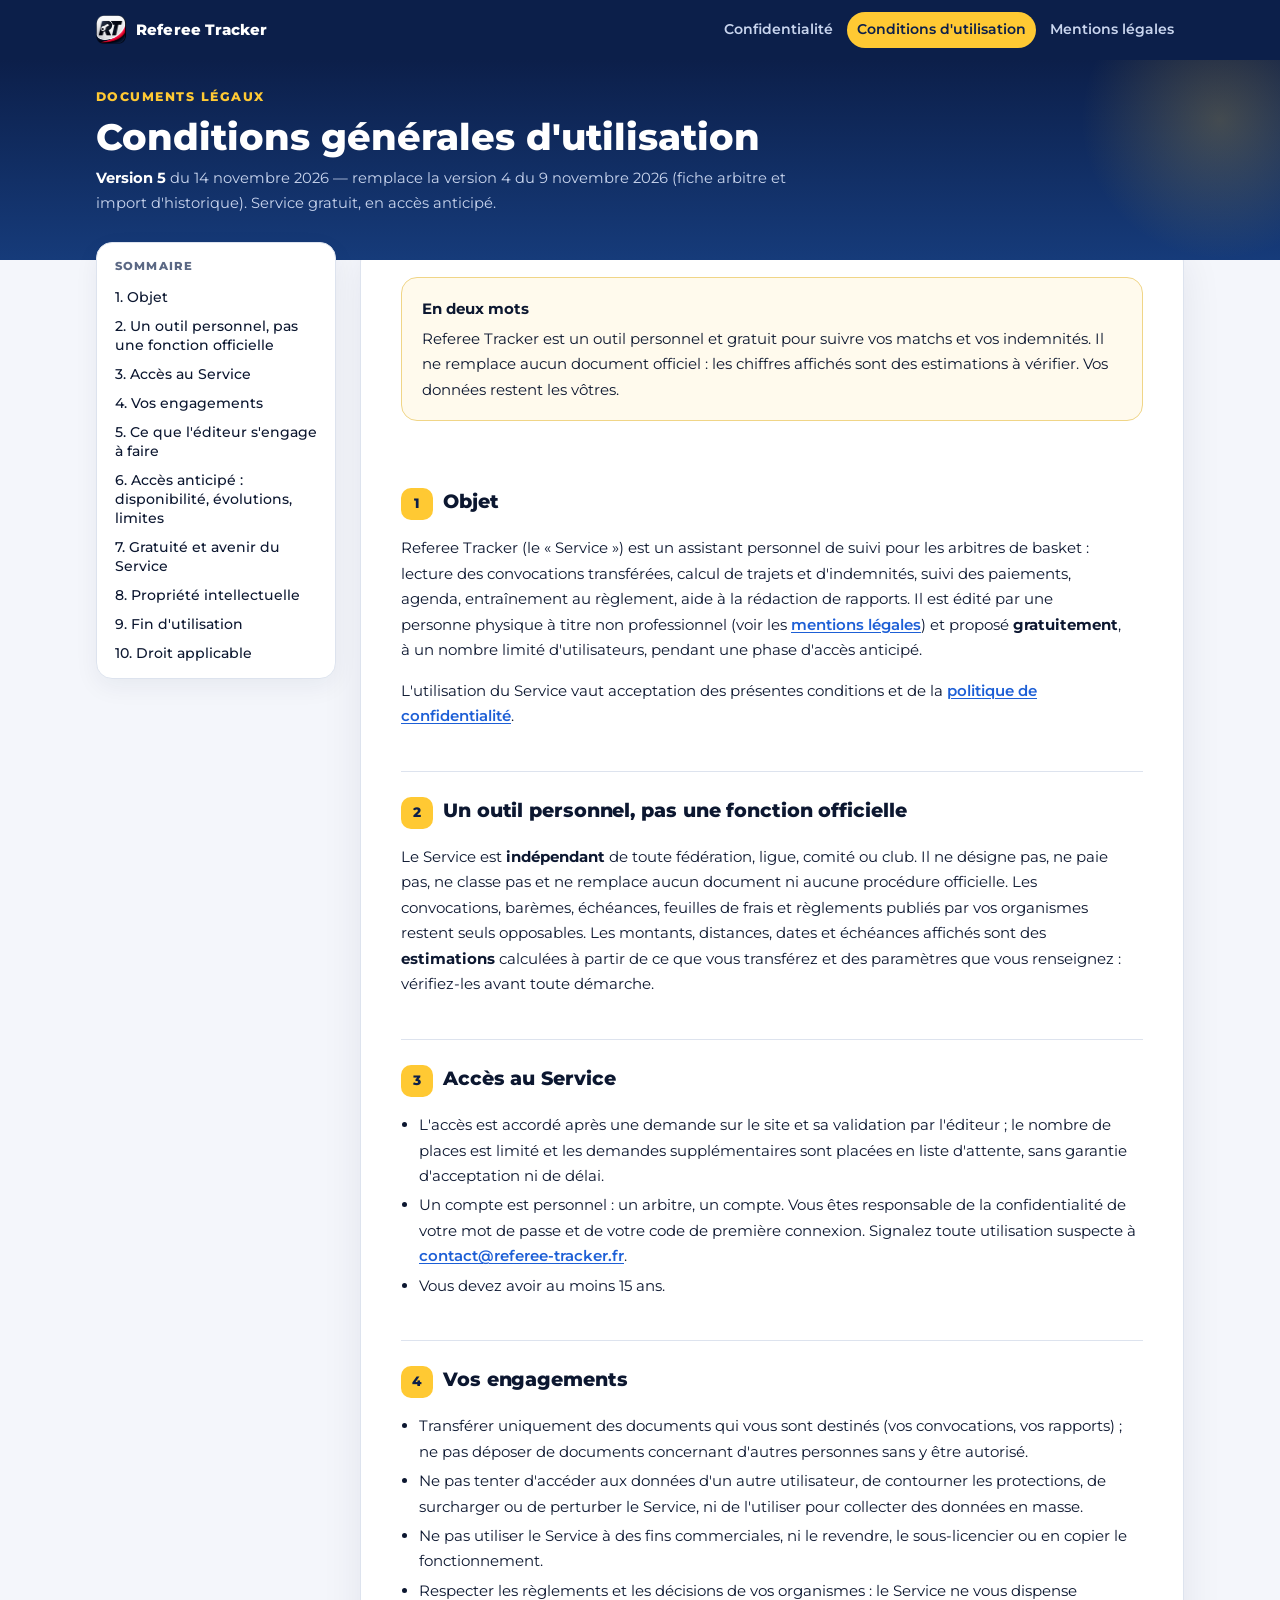
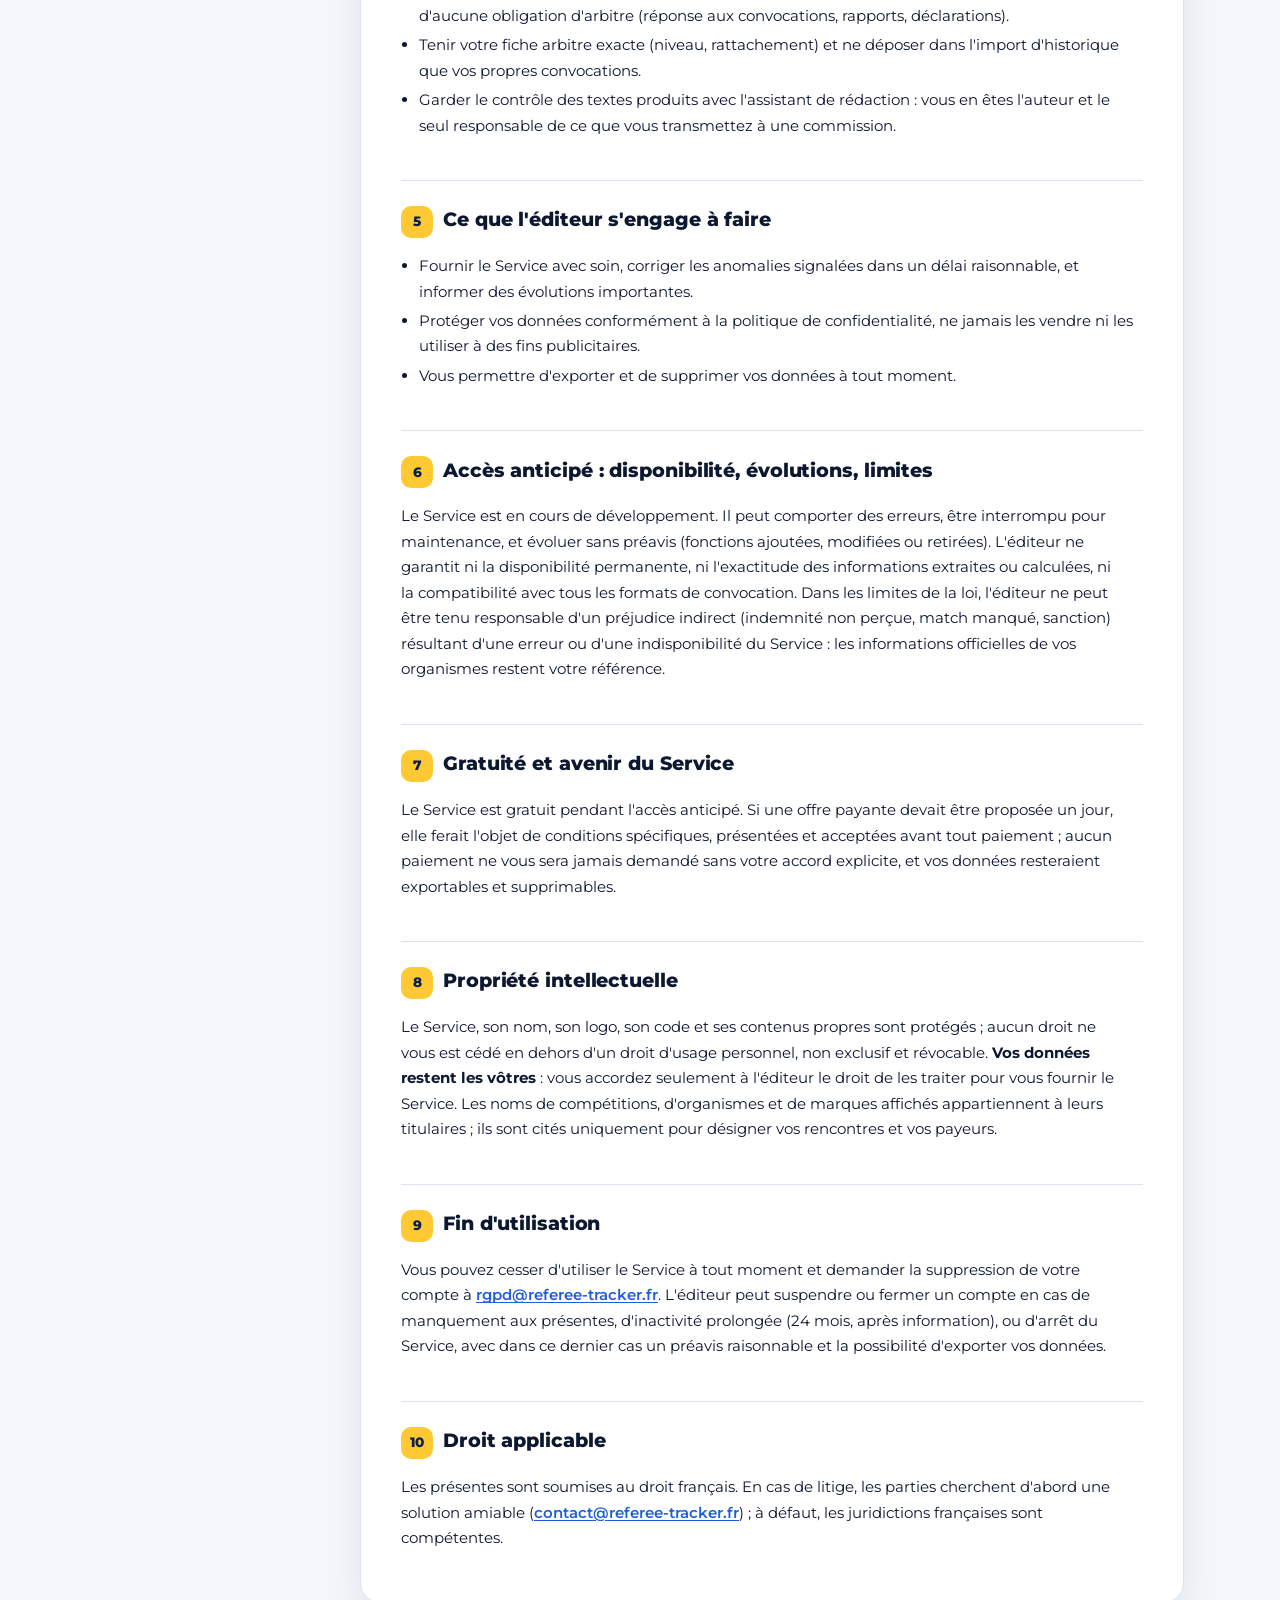
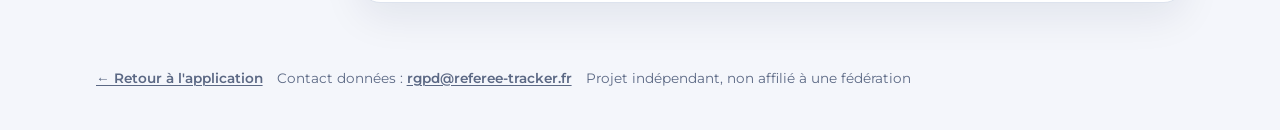
<file: cgu.html>
<!doctype html>
<html lang="fr">
<head>
  <meta charset="utf-8" />
  <meta name="viewport" content="width=device-width, initial-scale=1" />
  <meta http-equiv="Content-Security-Policy" content="default-src 'self'; style-src 'self' 'unsafe-inline'; img-src 'self' data:; script-src 'none'; object-src 'none'; base-uri 'none'; form-action 'none'" />
  <meta name="referrer" content="no-referrer" />
  <title>Conditions d'utilisation — Referee Tracker</title>
  <link rel="stylesheet" href="./legal.css?v=b114" />
</head>
<body>
<header class="lg-top"><div class="in"><a class="lg-brand" href="./"><img src="./img/logo-icon.png" alt="" width="30" height="30">Referee Tracker</a><nav class="lg-nav" aria-label="Documents légaux"><a href="./confidentialite.html">Confidentialité</a><a href="./cgu.html" aria-current="page">Conditions d'utilisation</a><a href="./mentions-legales.html">Mentions légales</a></nav></div></header>
<div class="lg-hero"><div class="in"><p class="lg-kicker">Documents légaux</p><h1>Conditions générales d'utilisation</h1><p class="lg-ver"><b>Version 5</b> du 14 novembre 2026 — remplace la version 4 du 9 novembre 2026 (fiche arbitre et import d'historique). Service gratuit, en accès anticipé.</p></div></div>
<div class="lg-wrap">
<aside class="lg-toc"><p>Sommaire</p><nav><a href="#s1">1. Objet</a><a href="#s2">2. Un outil personnel, pas une fonction officielle</a><a href="#s3">3. Accès au Service</a><a href="#s4">4. Vos engagements</a><a href="#s5">5. Ce que l'éditeur s'engage à faire</a><a href="#s6">6. Accès anticipé : disponibilité, évolutions, limites</a><a href="#s7">7. Gratuité et avenir du Service</a><a href="#s8">8. Propriété intellectuelle</a><a href="#s9">9. Fin d'utilisation</a><a href="#s10">10. Droit applicable</a></nav></aside>
<main>
<div class="lg-sum"><strong>En deux mots</strong>Referee Tracker est un outil personnel et gratuit pour suivre vos matchs et vos indemnités. Il ne remplace aucun document officiel : les chiffres affichés sont des estimations à vérifier. Vos données restent les vôtres.</div>

  <h2 id="s1"><span class="n">1</span>Objet</h2>
  <p>Referee Tracker (le « Service ») est un assistant personnel de suivi pour les arbitres de basket : lecture des convocations transférées, calcul de trajets et d'indemnités, suivi des paiements, agenda, entraînement au règlement, aide à la rédaction de rapports. Il est édité par une personne physique à titre non professionnel (voir les <a href="./mentions-legales.html">mentions légales</a>) et proposé <strong>gratuitement</strong>, à un nombre limité d'utilisateurs, pendant une phase d'accès anticipé.</p>
  <p>L'utilisation du Service vaut acceptation des présentes conditions et de la <a href="./confidentialite.html">politique de confidentialité</a>.</p>

  <h2 id="s2"><span class="n">2</span>Un outil personnel, pas une fonction officielle</h2>
  <p>Le Service est <strong>indépendant</strong> de toute fédération, ligue, comité ou club. Il ne désigne pas, ne paie pas, ne classe pas et ne remplace aucun document ni aucune procédure officielle. Les convocations, barèmes, échéances, feuilles de frais et règlements publiés par vos organismes restent seuls opposables. Les montants, distances, dates et échéances affichés sont des <strong>estimations</strong> calculées à partir de ce que vous transférez et des paramètres que vous renseignez : vérifiez-les avant toute démarche.</p>

  <h2 id="s3"><span class="n">3</span>Accès au Service</h2>
  <ul>
    <li>L'accès est accordé après une demande sur le site et sa validation par l'éditeur ; le nombre de places est limité et les demandes supplémentaires sont placées en liste d'attente, sans garantie d'acceptation ni de délai.</li>
    <li>Un compte est personnel : un arbitre, un compte. Vous êtes responsable de la confidentialité de votre mot de passe et de votre code de première connexion. Signalez toute utilisation suspecte à <a href="mailto:contact@referee-tracker.fr">contact@referee-tracker.fr</a>.</li>
    <li>Vous devez avoir au moins 15 ans.</li>
  </ul>

  <h2 id="s4"><span class="n">4</span>Vos engagements</h2>
  <ul>
    <li>Transférer uniquement des documents qui vous sont destinés (vos convocations, vos rapports) ; ne pas déposer de documents concernant d'autres personnes sans y être autorisé.</li>
    <li>Ne pas tenter d'accéder aux données d'un autre utilisateur, de contourner les protections, de surcharger ou de perturber le Service, ni de l'utiliser pour collecter des données en masse.</li>
    <li>Ne pas utiliser le Service à des fins commerciales, ni le revendre, le sous-licencier ou en copier le fonctionnement.</li>
    <li>Respecter les règlements et les décisions de vos organismes : le Service ne vous dispense d'aucune obligation d'arbitre (réponse aux convocations, rapports, déclarations).</li>
    <li>Tenir votre fiche arbitre exacte (niveau, rattachement) et ne déposer dans l'import d'historique que vos propres convocations.</li>
    <li>Garder le contrôle des textes produits avec l'assistant de rédaction : vous en êtes l'auteur et le seul responsable de ce que vous transmettez à une commission.</li>
  </ul>

  <h2 id="s5"><span class="n">5</span>Ce que l'éditeur s'engage à faire</h2>
  <ul>
    <li>Fournir le Service avec soin, corriger les anomalies signalées dans un délai raisonnable, et informer des évolutions importantes.</li>
    <li>Protéger vos données conformément à la politique de confidentialité, ne jamais les vendre ni les utiliser à des fins publicitaires.</li>
    <li>Vous permettre d'exporter et de supprimer vos données à tout moment.</li>
  </ul>

  <h2 id="s6"><span class="n">6</span>Accès anticipé : disponibilité, évolutions, limites</h2>
  <p>Le Service est en cours de développement. Il peut comporter des erreurs, être interrompu pour maintenance, et évoluer sans préavis (fonctions ajoutées, modifiées ou retirées). L'éditeur ne garantit ni la disponibilité permanente, ni l'exactitude des informations extraites ou calculées, ni la compatibilité avec tous les formats de convocation. Dans les limites de la loi, l'éditeur ne peut être tenu responsable d'un préjudice indirect (indemnité non perçue, match manqué, sanction) résultant d'une erreur ou d'une indisponibilité du Service : les informations officielles de vos organismes restent votre référence.</p>

  <h2 id="s7"><span class="n">7</span>Gratuité et avenir du Service</h2>
  <p>Le Service est gratuit pendant l'accès anticipé. Si une offre payante devait être proposée un jour, elle ferait l'objet de conditions spécifiques, présentées et acceptées avant tout paiement ; aucun paiement ne vous sera jamais demandé sans votre accord explicite, et vos données resteraient exportables et supprimables.</p>

  <h2 id="s8"><span class="n">8</span>Propriété intellectuelle</h2>
  <p>Le Service, son nom, son logo, son code et ses contenus propres sont protégés ; aucun droit ne vous est cédé en dehors d'un droit d'usage personnel, non exclusif et révocable. <strong>Vos données restent les vôtres</strong> : vous accordez seulement à l'éditeur le droit de les traiter pour vous fournir le Service. Les noms de compétitions, d'organismes et de marques affichés appartiennent à leurs titulaires ; ils sont cités uniquement pour désigner vos rencontres et vos payeurs.</p>

  <h2 id="s9"><span class="n">9</span>Fin d'utilisation</h2>
  <p>Vous pouvez cesser d'utiliser le Service à tout moment et demander la suppression de votre compte à <a href="mailto:rgpd@referee-tracker.fr">rgpd@referee-tracker.fr</a>. L'éditeur peut suspendre ou fermer un compte en cas de manquement aux présentes, d'inactivité prolongée (24 mois, après information), ou d'arrêt du Service, avec dans ce dernier cas un préavis raisonnable et la possibilité d'exporter vos données.</p>

  <h2 id="s10"><span class="n">10</span>Droit applicable</h2>
  <p>Les présentes sont soumises au droit français. En cas de litige, les parties cherchent d'abord une solution amiable (<a href="mailto:contact@referee-tracker.fr">contact@referee-tracker.fr</a>) ; à défaut, les juridictions françaises sont compétentes.</p>

</main>
</div>
<footer class="lg-foot"><a href="./">← Retour à l'application</a><span>Contact données : <a href="mailto:rgpd@referee-tracker.fr">rgpd@referee-tracker.fr</a></span><span>Projet indépendant, non affilié à une fédération</span></footer>
</body>
</html>
</file>
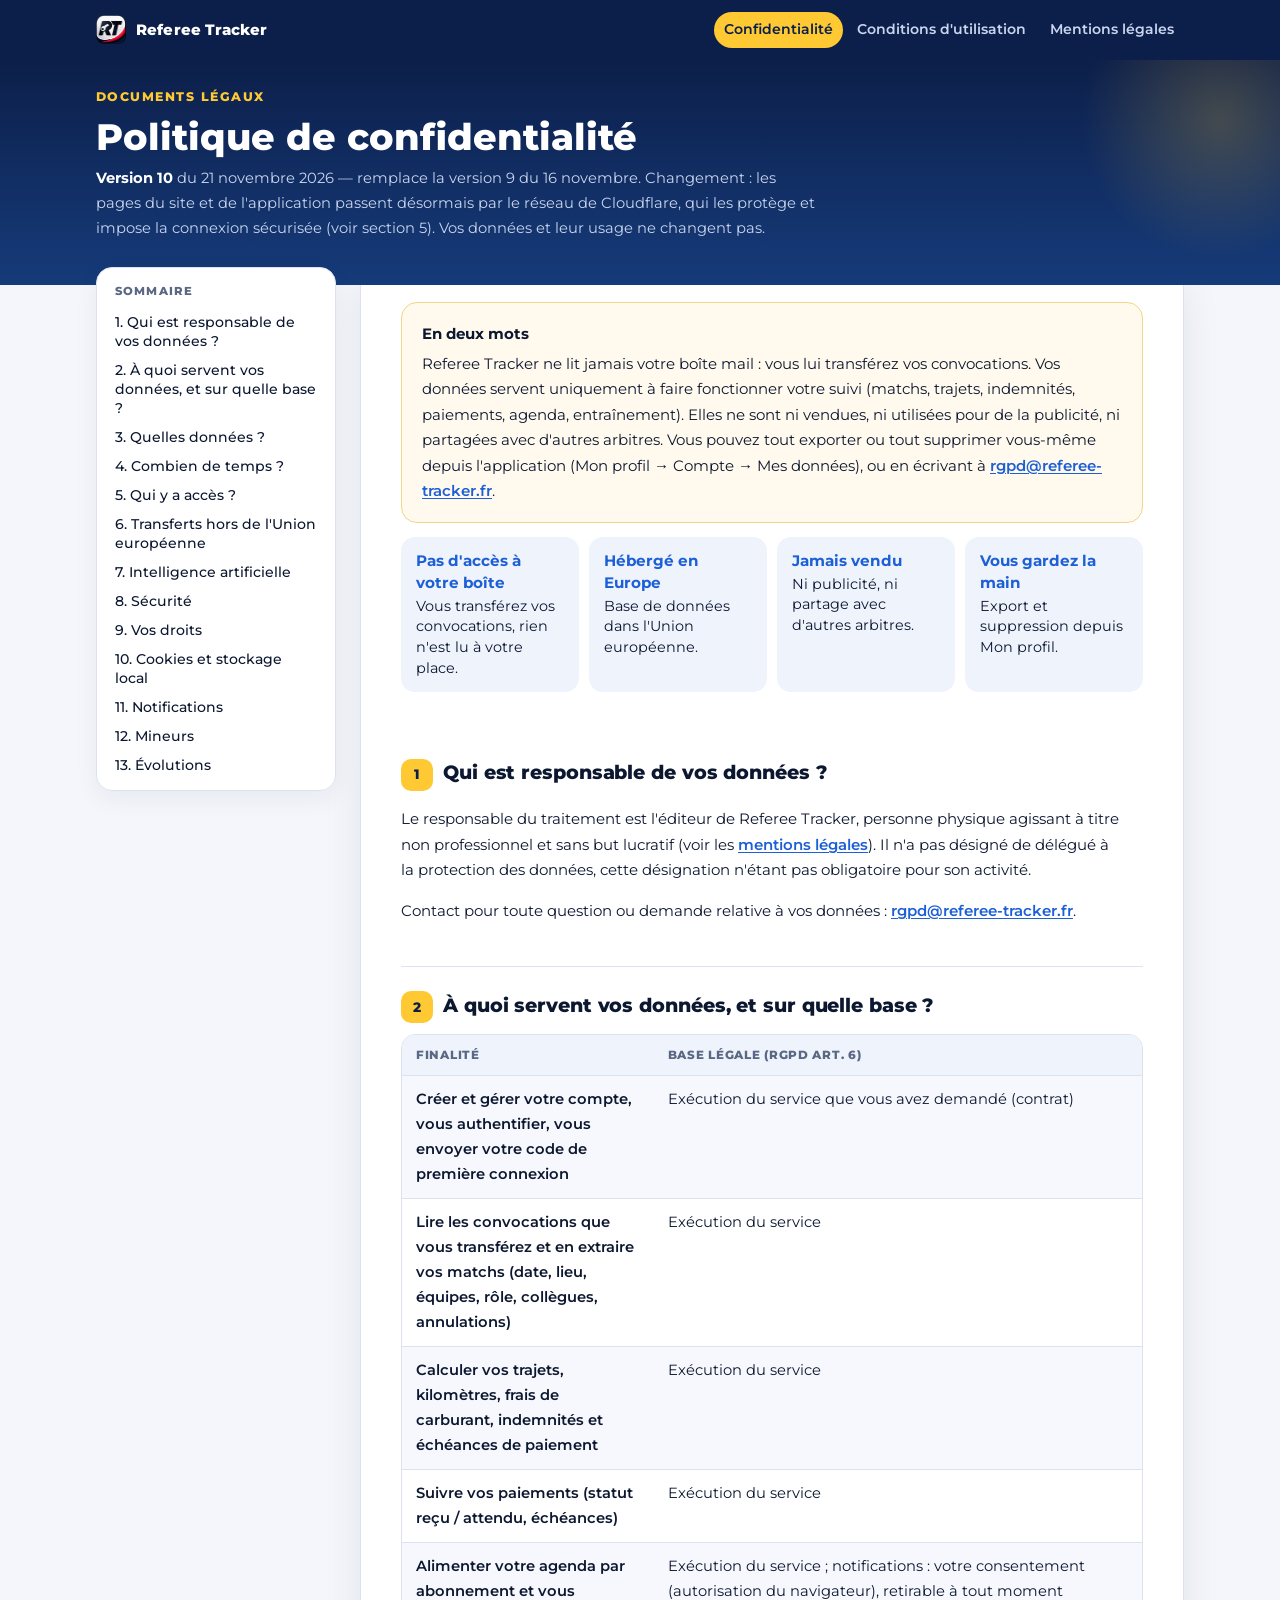
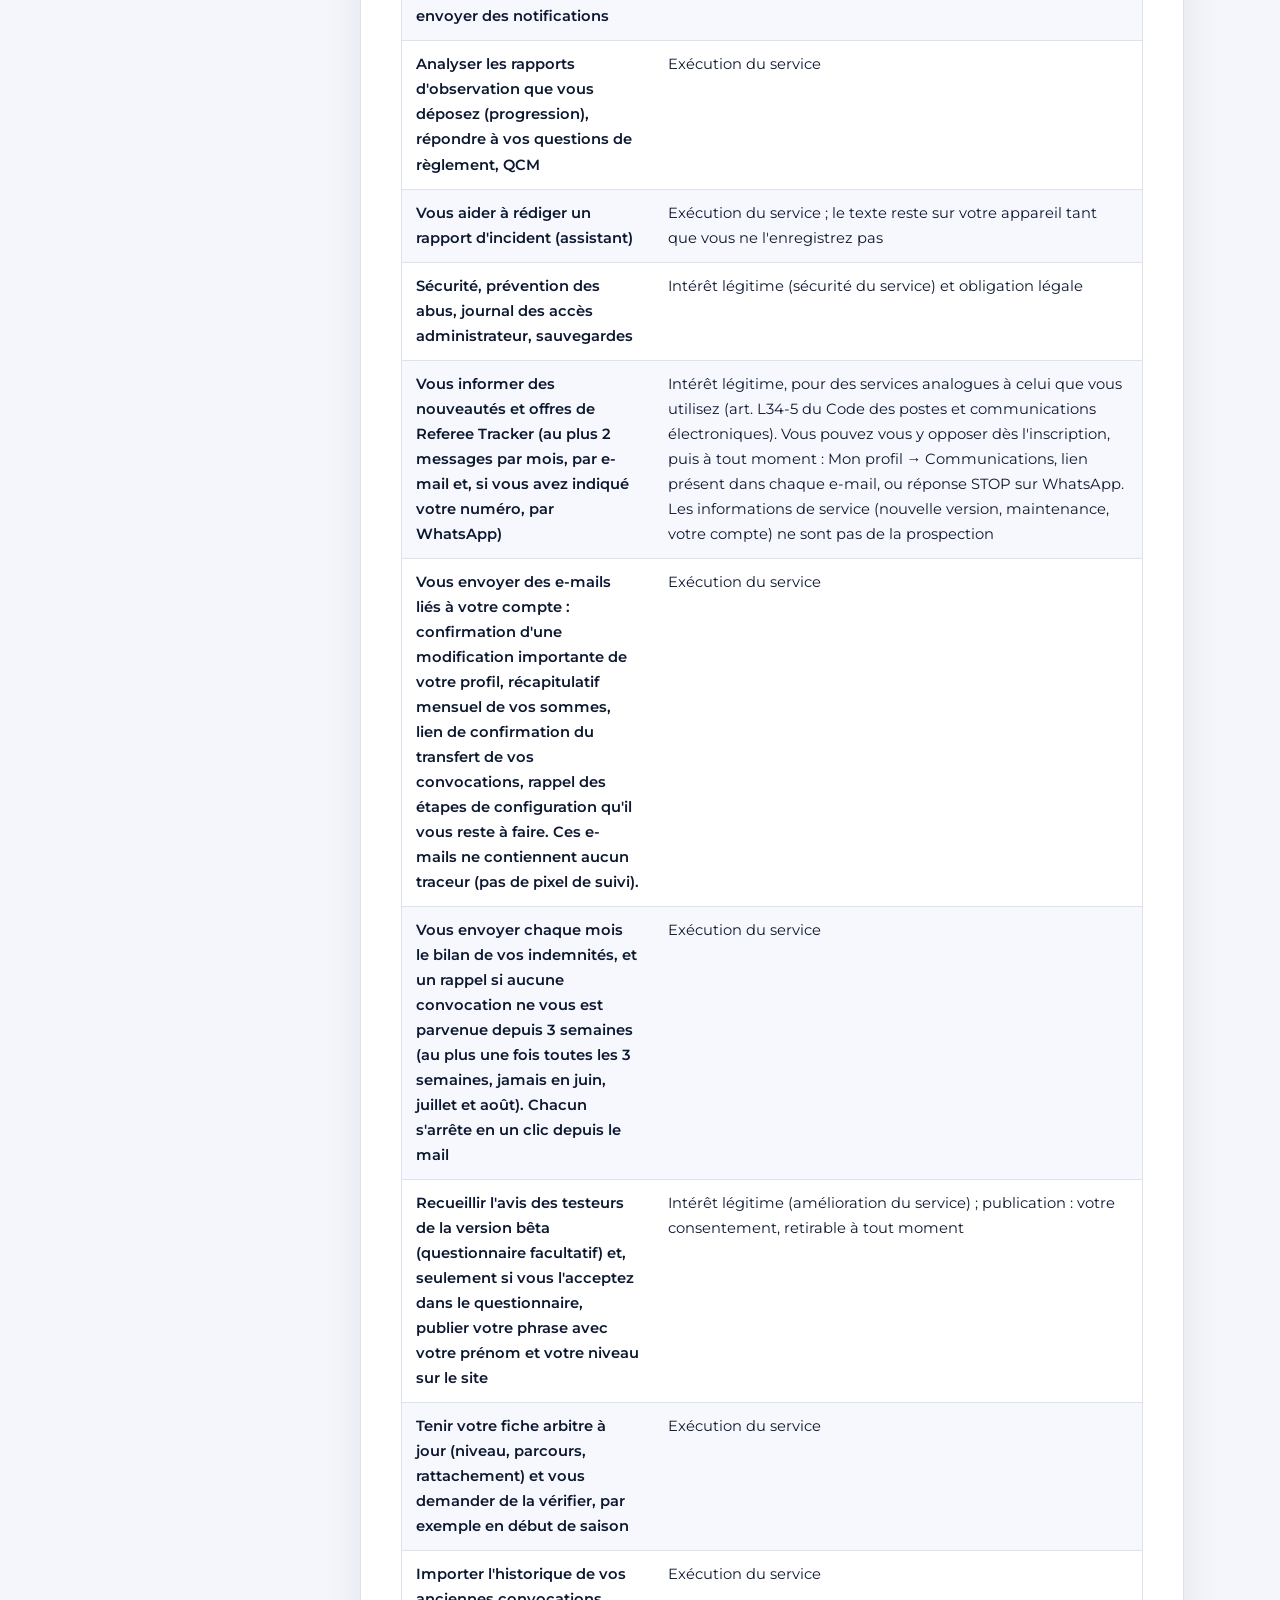
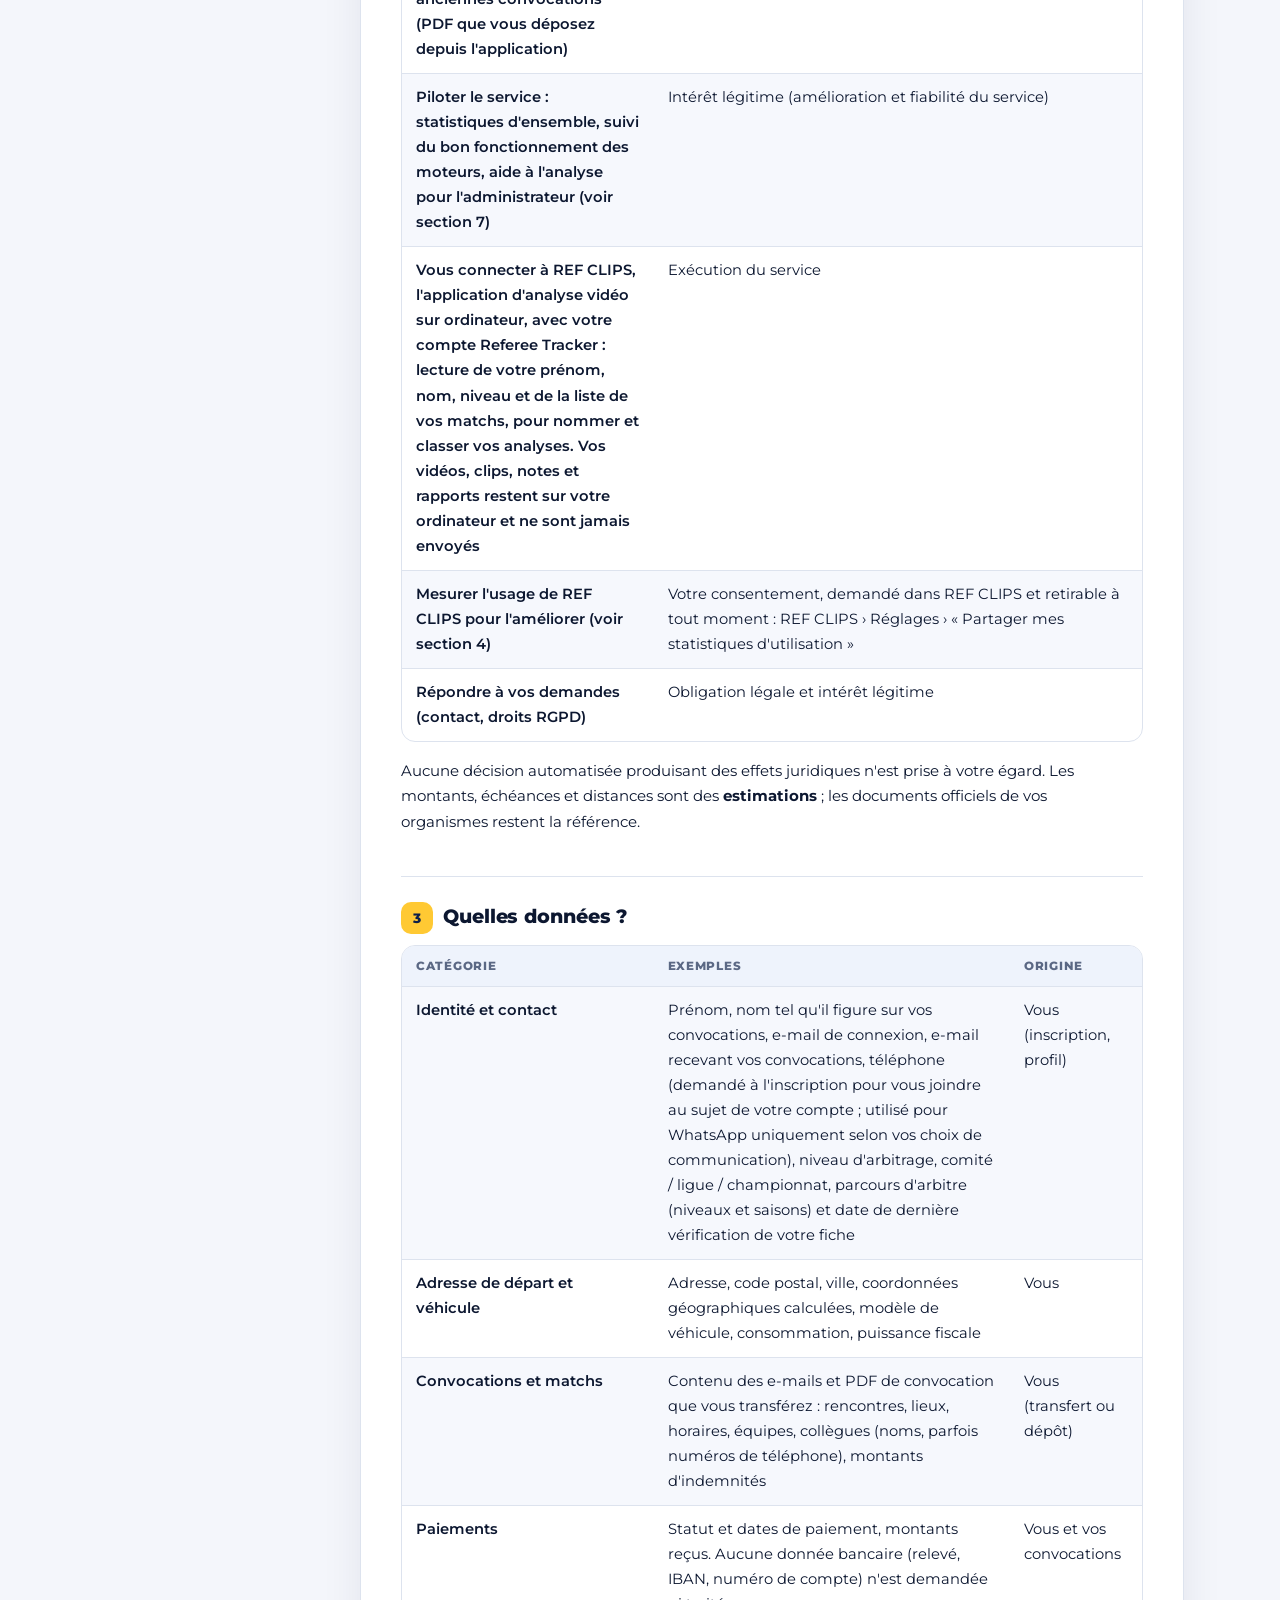
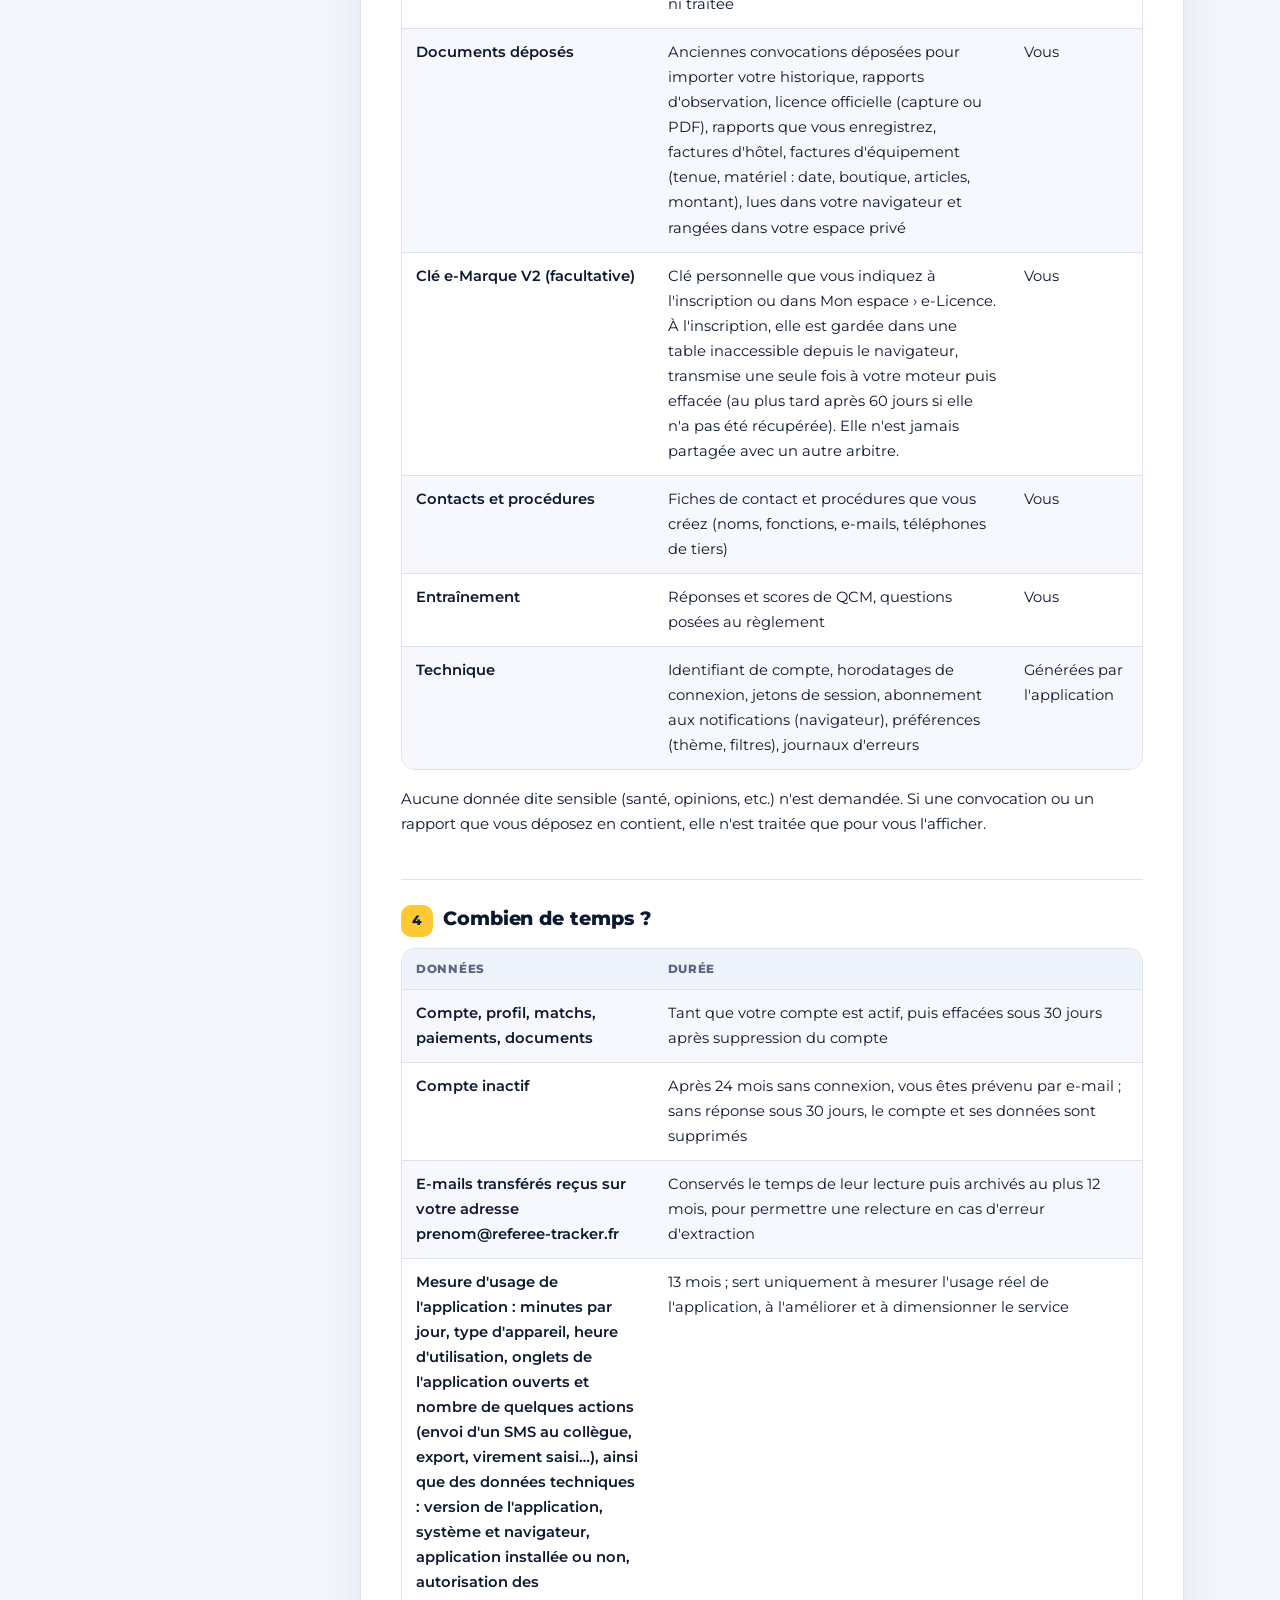
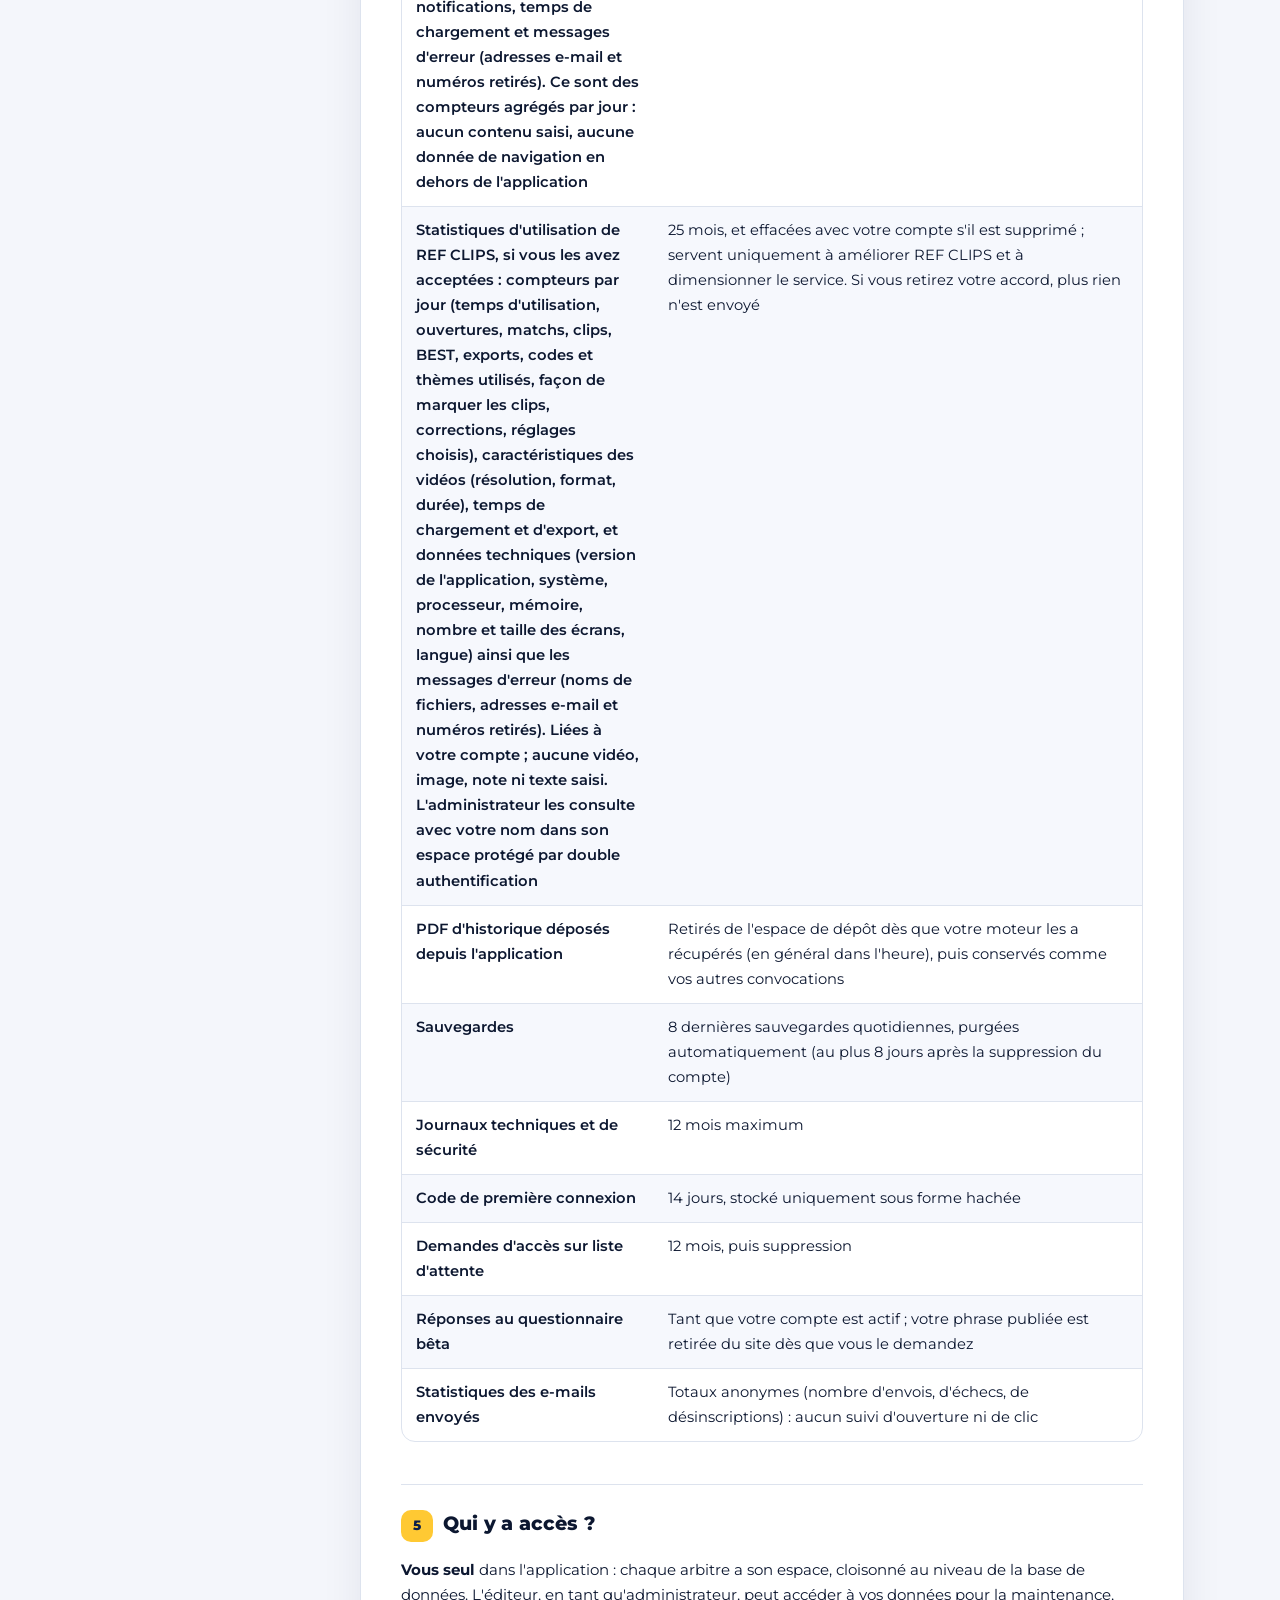
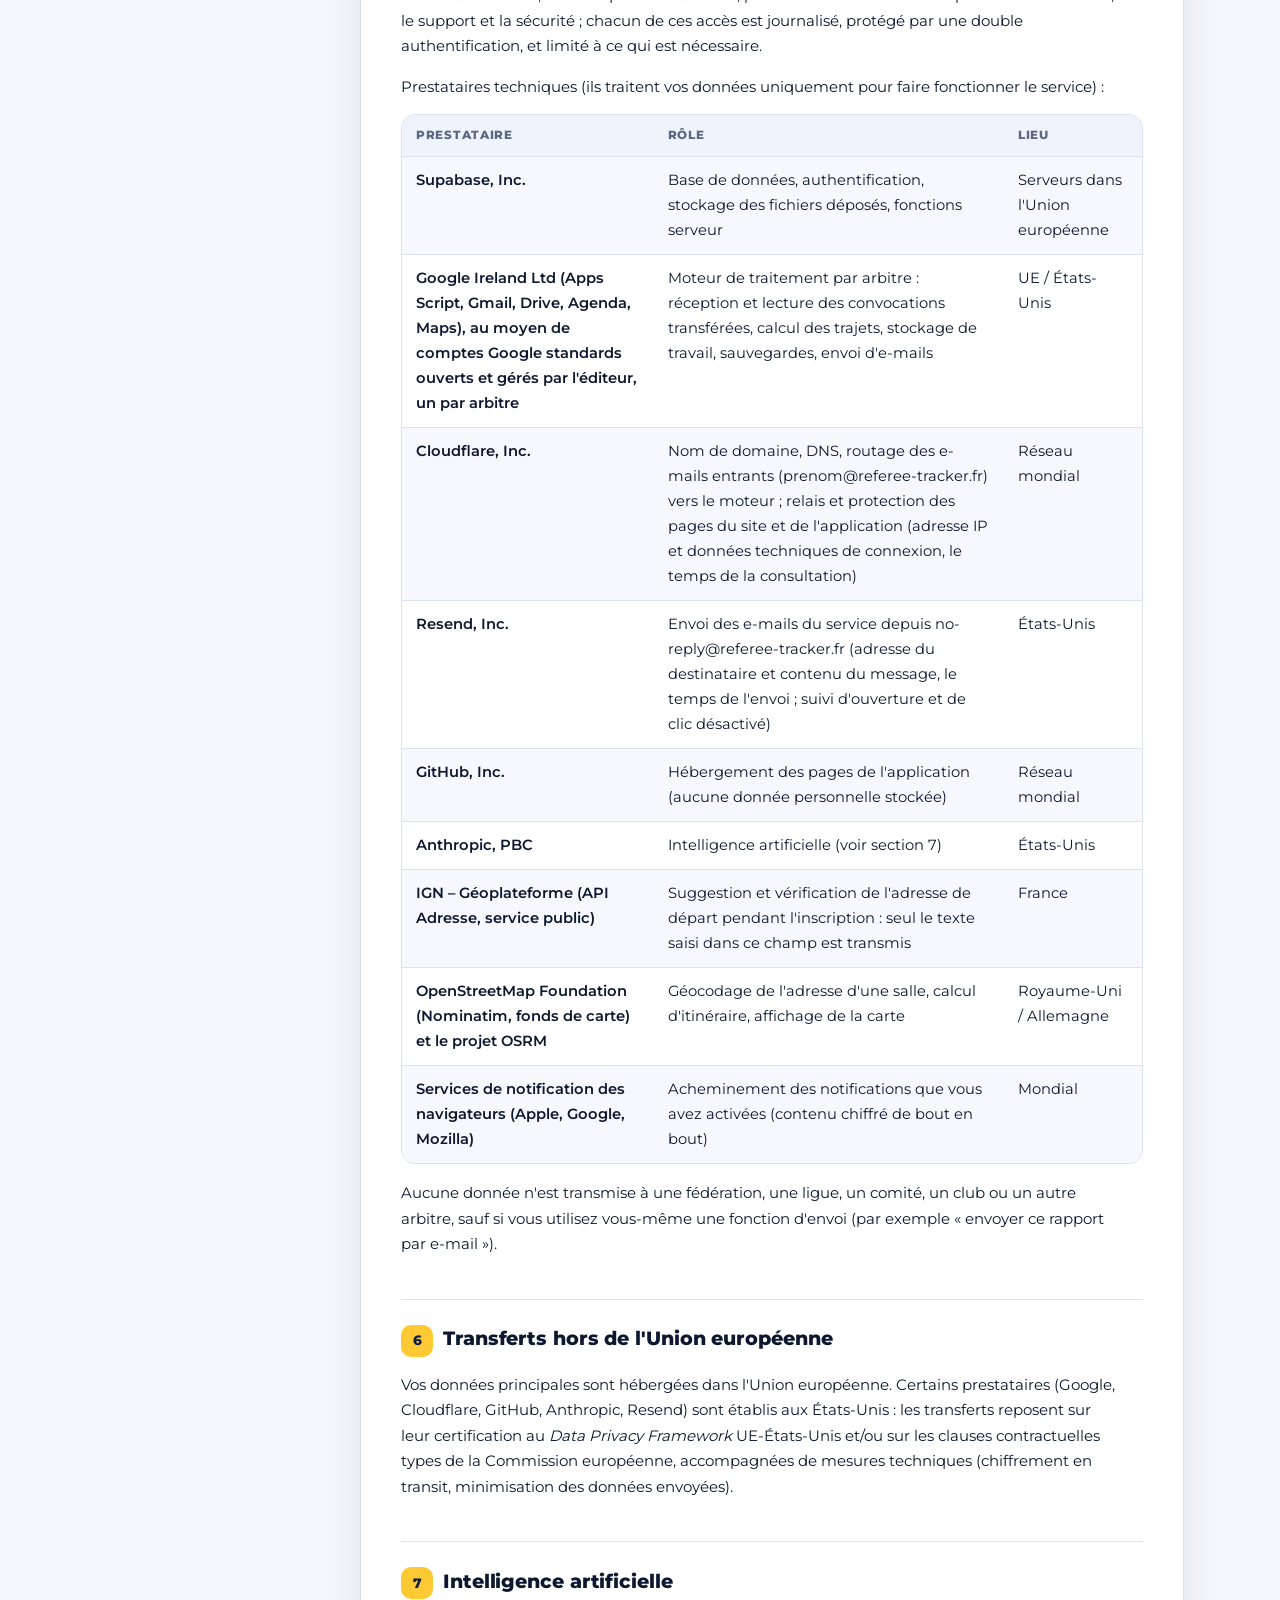
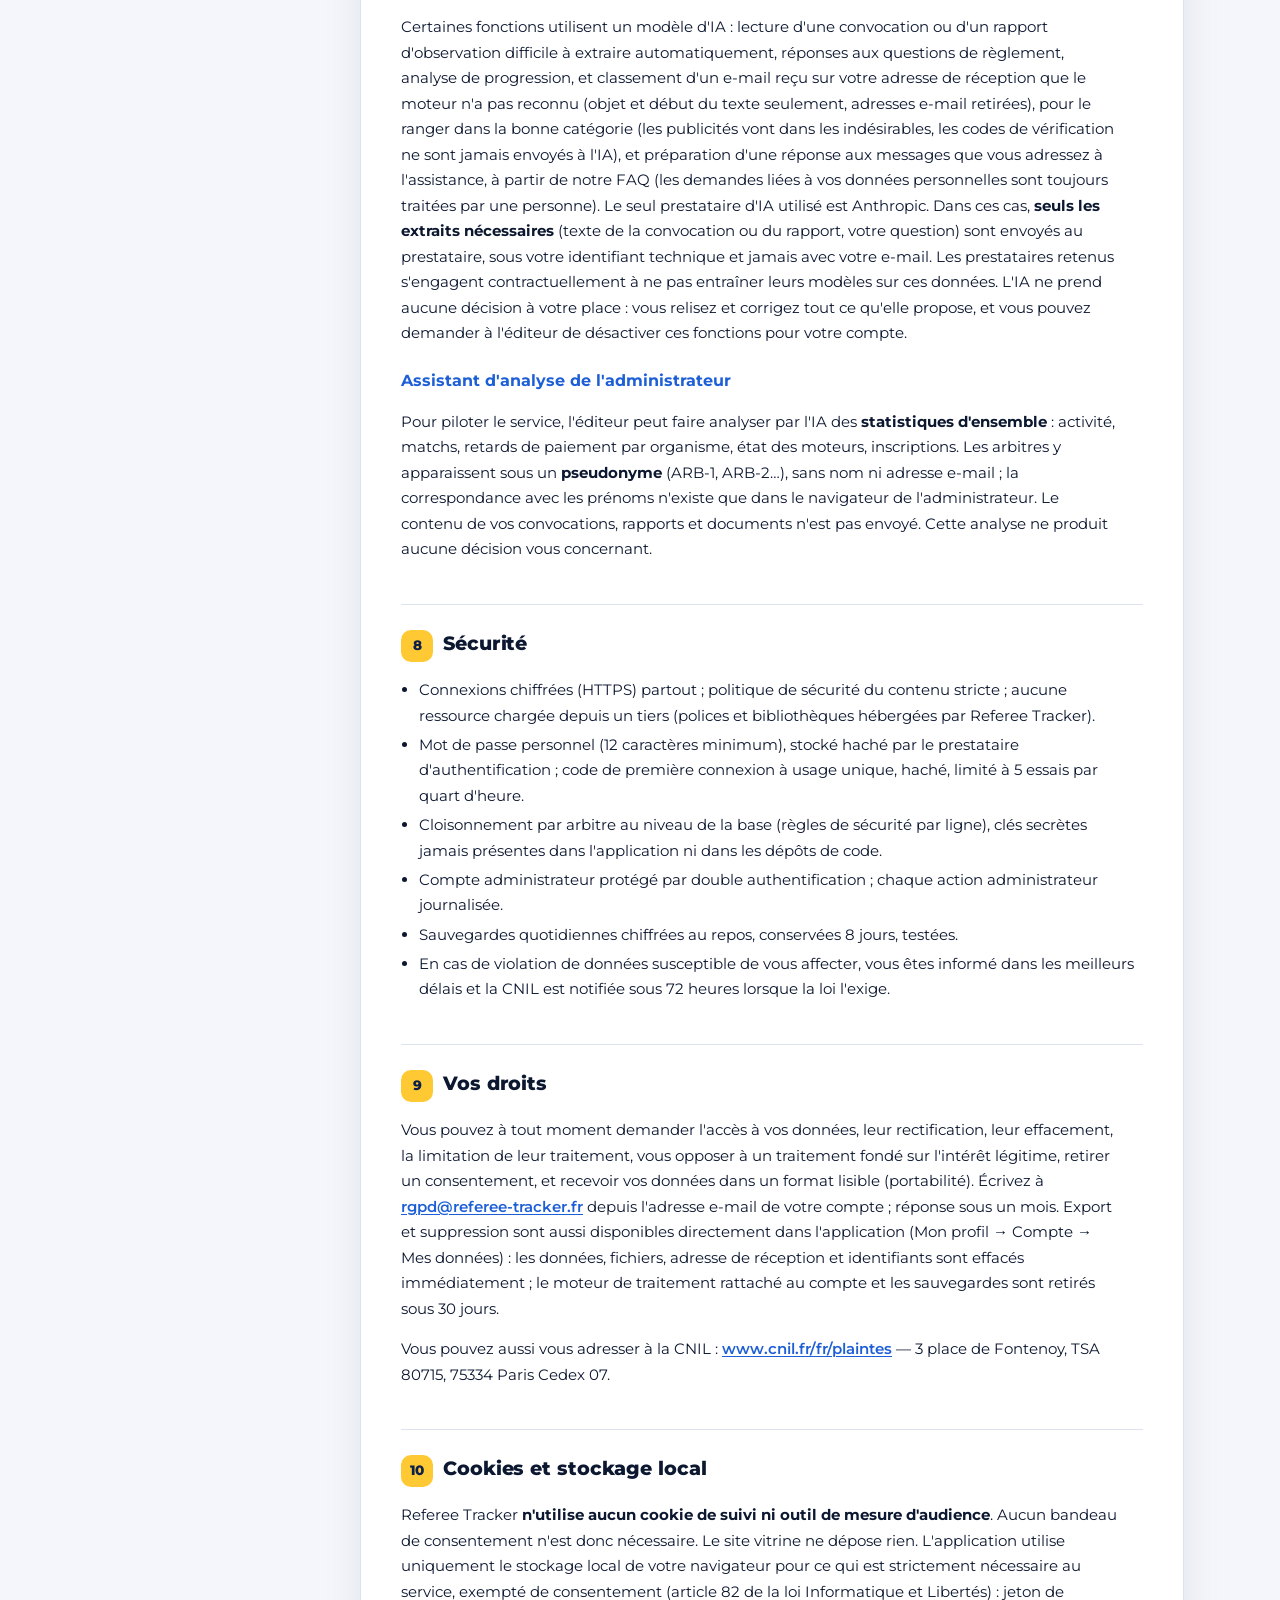
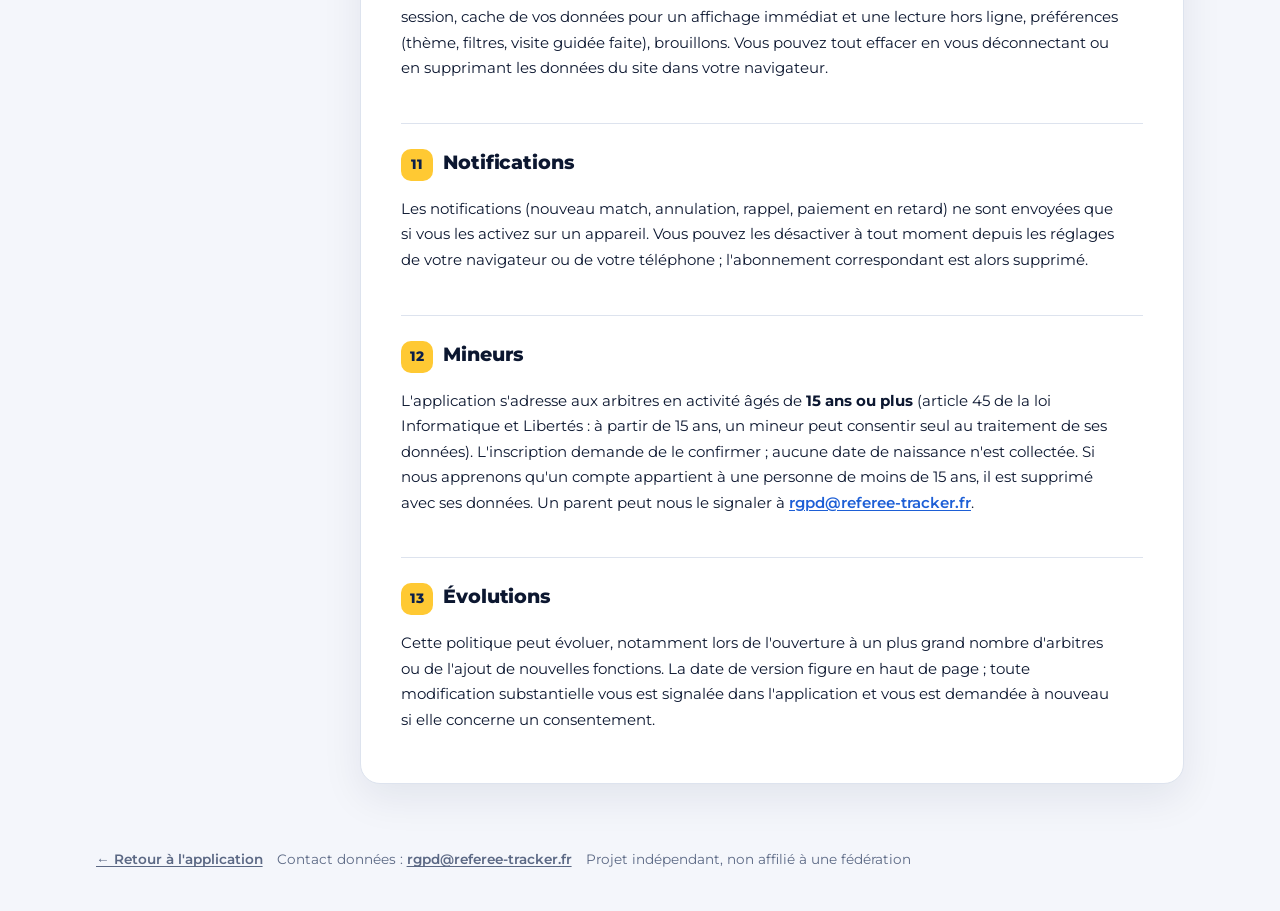
<file: confidentialite.html>
<!doctype html>
<html lang="fr">
<head>
  <meta charset="utf-8" />
  <meta name="viewport" content="width=device-width, initial-scale=1" />
  <meta http-equiv="Content-Security-Policy" content="default-src 'self'; style-src 'self' 'unsafe-inline'; img-src 'self' data:; script-src 'none'; object-src 'none'; base-uri 'none'; form-action 'none'" />
  <meta name="referrer" content="no-referrer" />
  <title>Politique de confidentialité — Referee Tracker</title>
  <link rel="stylesheet" href="./legal.css?v=b114" />
</head>
<body>
<header class="lg-top"><div class="in"><a class="lg-brand" href="./"><img src="./img/logo-icon.png" alt="" width="30" height="30">Referee Tracker</a><nav class="lg-nav" aria-label="Documents légaux"><a href="./confidentialite.html" aria-current="page">Confidentialité</a><a href="./cgu.html">Conditions d'utilisation</a><a href="./mentions-legales.html">Mentions légales</a></nav></div></header>
<div class="lg-hero"><div class="in"><p class="lg-kicker">Documents légaux</p><h1>Politique de confidentialité</h1><p class="lg-ver"><b>Version 10</b> du 21 novembre 2026 — remplace la version 9 du 16 novembre. Changement : les pages du site et de l'application passent désormais par le réseau de Cloudflare, qui les protège et impose la connexion sécurisée (voir section 5). Vos données et leur usage ne changent pas.</p></div></div>
<div class="lg-wrap">
<aside class="lg-toc"><p>Sommaire</p><nav><a href="#s1">1. Qui est responsable de vos données ?</a><a href="#s2">2. À quoi servent vos données, et sur quelle base ?</a><a href="#s3">3. Quelles données ?</a><a href="#s4">4. Combien de temps ?</a><a href="#s5">5. Qui y a accès ?</a><a href="#s6">6. Transferts hors de l'Union européenne</a><a href="#s7">7. Intelligence artificielle</a><a href="#s8">8. Sécurité</a><a href="#s9">9. Vos droits</a><a href="#s10">10. Cookies et stockage local</a><a href="#s11">11. Notifications</a><a href="#s12">12. Mineurs</a><a href="#s13">13. Évolutions</a></nav></aside>
<main>
<div class="lg-sum"><strong>En deux mots</strong>Referee Tracker ne lit jamais votre boîte mail : vous lui transférez vos convocations. Vos données servent uniquement à faire fonctionner votre suivi (matchs, trajets, indemnités, paiements, agenda, entraînement). Elles ne sont ni vendues, ni utilisées pour de la publicité, ni partagées avec d'autres arbitres. Vous pouvez tout exporter ou tout supprimer vous-même depuis l'application (Mon profil → Compte → Mes données), ou en écrivant à <a href="mailto:rgpd@referee-tracker.fr">rgpd@referee-tracker.fr</a>.</div><ul class="lg-keys"><li><b>Pas d'accès à votre boîte</b>Vous transférez vos convocations, rien n'est lu à votre place.</li><li><b>Hébergé en Europe</b>Base de données dans l'Union européenne.</li><li><b>Jamais vendu</b>Ni publicité, ni partage avec d'autres arbitres.</li><li><b>Vous gardez la main</b>Export et suppression depuis Mon profil.</li></ul>

  <h2 id="s1"><span class="n">1</span>Qui est responsable de vos données ?</h2>
  <p>Le responsable du traitement est l'éditeur de Referee Tracker, personne physique agissant à titre non professionnel et sans but lucratif (voir les <a href="./mentions-legales.html">mentions légales</a>). Il n'a pas désigné de délégué à la protection des données, cette désignation n'étant pas obligatoire pour son activité.</p>
  <p>Contact pour toute question ou demande relative à vos données : <a href="mailto:rgpd@referee-tracker.fr">rgpd@referee-tracker.fr</a>.</p>

  <h2 id="s2"><span class="n">2</span>À quoi servent vos données, et sur quelle base ?</h2>
  <table>
    <tr><th>Finalité</th><th>Base légale (RGPD art. 6)</th></tr>
    <tr><td>Créer et gérer votre compte, vous authentifier, vous envoyer votre code de première connexion</td><td>Exécution du service que vous avez demandé (contrat)</td></tr>
    <tr><td>Lire les convocations que vous transférez et en extraire vos matchs (date, lieu, équipes, rôle, collègues, annulations)</td><td>Exécution du service</td></tr>
    <tr><td>Calculer vos trajets, kilomètres, frais de carburant, indemnités et échéances de paiement</td><td>Exécution du service</td></tr>
    <tr><td>Suivre vos paiements (statut reçu / attendu, échéances)</td><td>Exécution du service</td></tr>
    <tr><td>Alimenter votre agenda par abonnement et vous envoyer des notifications</td><td>Exécution du service ; notifications : votre consentement (autorisation du navigateur), retirable à tout moment</td></tr>
    <tr><td>Analyser les rapports d'observation que vous déposez (progression), répondre à vos questions de règlement, QCM</td><td>Exécution du service</td></tr>
    <tr><td>Vous aider à rédiger un rapport d'incident (assistant)</td><td>Exécution du service ; le texte reste sur votre appareil tant que vous ne l'enregistrez pas</td></tr>
    <tr><td>Sécurité, prévention des abus, journal des accès administrateur, sauvegardes</td><td>Intérêt légitime (sécurité du service) et obligation légale</td></tr>
    <tr><td>Vous informer des nouveautés et offres de Referee Tracker (au plus 2 messages par mois, par e-mail et, si vous avez indiqué votre numéro, par WhatsApp)</td><td>Intérêt légitime, pour des services analogues à celui que vous utilisez (art. L34-5 du Code des postes et communications électroniques). Vous pouvez vous y opposer dès l'inscription, puis à tout moment : Mon profil → Communications, lien présent dans chaque e-mail, ou réponse STOP sur WhatsApp. Les informations de service (nouvelle version, maintenance, votre compte) ne sont pas de la prospection</td></tr>
    <tr><td>Vous envoyer des e-mails liés à votre compte : confirmation d'une modification importante de votre profil, récapitulatif mensuel de vos sommes, lien de confirmation du transfert de vos convocations, rappel des étapes de configuration qu'il vous reste à faire. Ces e-mails ne contiennent aucun traceur (pas de pixel de suivi).</td><td>Exécution du service</td></tr>
    <tr><td>Vous envoyer chaque mois le bilan de vos indemnités, et un rappel si aucune convocation ne vous est parvenue depuis 3 semaines (au plus une fois toutes les 3 semaines, jamais en juin, juillet et août). Chacun s'arrête en un clic depuis le mail</td><td>Exécution du service</td></tr>
    <tr><td>Recueillir l'avis des testeurs de la version bêta (questionnaire facultatif) et, seulement si vous l'acceptez dans le questionnaire, publier votre phrase avec votre prénom et votre niveau sur le site</td><td>Intérêt légitime (amélioration du service) ; publication : votre consentement, retirable à tout moment</td></tr>
    <tr><td>Tenir votre fiche arbitre à jour (niveau, parcours, rattachement) et vous demander de la vérifier, par exemple en début de saison</td><td>Exécution du service</td></tr>
    <tr><td>Importer l'historique de vos anciennes convocations (PDF que vous déposez depuis l'application)</td><td>Exécution du service</td></tr>
    <tr><td>Piloter le service : statistiques d'ensemble, suivi du bon fonctionnement des moteurs, aide à l'analyse pour l'administrateur (voir section 7)</td><td>Intérêt légitime (amélioration et fiabilité du service)</td></tr>
    <tr><td>Vous connecter à REF CLIPS, l'application d'analyse vidéo sur ordinateur, avec votre compte Referee Tracker : lecture de votre prénom, nom, niveau et de la liste de vos matchs, pour nommer et classer vos analyses. Vos vidéos, clips, notes et rapports restent sur votre ordinateur et ne sont jamais envoyés</td><td>Exécution du service</td></tr>
    <tr><td>Mesurer l'usage de REF CLIPS pour l'améliorer (voir section 4)</td><td>Votre consentement, demandé dans REF CLIPS et retirable à tout moment : REF CLIPS › Réglages › « Partager mes statistiques d'utilisation »</td></tr>
    <tr><td>Répondre à vos demandes (contact, droits RGPD)</td><td>Obligation légale et intérêt légitime</td></tr>
  </table>
  <p>Aucune décision automatisée produisant des effets juridiques n'est prise à votre égard. Les montants, échéances et distances sont des <strong>estimations</strong> ; les documents officiels de vos organismes restent la référence.</p>

  <h2 id="s3"><span class="n">3</span>Quelles données ?</h2>
  <table>
    <tr><th>Catégorie</th><th>Exemples</th><th>Origine</th></tr>
    <tr><td>Identité et contact</td><td>Prénom, nom tel qu'il figure sur vos convocations, e-mail de connexion, e-mail recevant vos convocations, téléphone (demandé à l'inscription pour vous joindre au sujet de votre compte ; utilisé pour WhatsApp uniquement selon vos choix de communication), niveau d'arbitrage, comité / ligue / championnat, parcours d'arbitre (niveaux et saisons) et date de dernière vérification de votre fiche</td><td>Vous (inscription, profil)</td></tr>
    <tr><td>Adresse de départ et véhicule</td><td>Adresse, code postal, ville, coordonnées géographiques calculées, modèle de véhicule, consommation, puissance fiscale</td><td>Vous</td></tr>
    <tr><td>Convocations et matchs</td><td>Contenu des e-mails et PDF de convocation que vous transférez : rencontres, lieux, horaires, équipes, collègues (noms, parfois numéros de téléphone), montants d'indemnités</td><td>Vous (transfert ou dépôt)</td></tr>
    <tr><td>Paiements</td><td>Statut et dates de paiement, montants reçus. Aucune donnée bancaire (relevé, IBAN, numéro de compte) n'est demandée ni traitée</td><td>Vous et vos convocations</td></tr>
    <tr><td>Documents déposés</td><td>Anciennes convocations déposées pour importer votre historique, rapports d'observation, licence officielle (capture ou PDF), rapports que vous enregistrez, factures d'hôtel, factures d'équipement (tenue, matériel : date, boutique, articles, montant), lues dans votre navigateur et rangées dans votre espace privé</td><td>Vous</td></tr>
    <tr><td>Clé e-Marque V2 (facultative)</td><td>Clé personnelle que vous indiquez à l'inscription ou dans Mon espace › e-Licence. À l'inscription, elle est gardée dans une table inaccessible depuis le navigateur, transmise une seule fois à votre moteur puis effacée (au plus tard après 60 jours si elle n'a pas été récupérée). Elle n'est jamais partagée avec un autre arbitre.</td><td>Vous</td></tr>
    <tr><td>Contacts et procédures</td><td>Fiches de contact et procédures que vous créez (noms, fonctions, e-mails, téléphones de tiers)</td><td>Vous</td></tr>
    <tr><td>Entraînement</td><td>Réponses et scores de QCM, questions posées au règlement</td><td>Vous</td></tr>
    <tr><td>Technique</td><td>Identifiant de compte, horodatages de connexion, jetons de session, abonnement aux notifications (navigateur), préférences (thème, filtres), journaux d'erreurs</td><td>Générées par l'application</td></tr>
  </table>
  <p>Aucune donnée dite sensible (santé, opinions, etc.) n'est demandée. Si une convocation ou un rapport que vous déposez en contient, elle n'est traitée que pour vous l'afficher.</p>

  <h2 id="s4"><span class="n">4</span>Combien de temps ?</h2>
  <table>
    <tr><th>Données</th><th>Durée</th></tr>
    <tr><td>Compte, profil, matchs, paiements, documents</td><td>Tant que votre compte est actif, puis effacées sous 30 jours après suppression du compte</td></tr>
    <tr><td>Compte inactif</td><td>Après 24 mois sans connexion, vous êtes prévenu par e-mail ; sans réponse sous 30 jours, le compte et ses données sont supprimés</td></tr>
    <tr><td>E-mails transférés reçus sur votre adresse prenom@referee-tracker.fr</td><td>Conservés le temps de leur lecture puis archivés au plus 12 mois, pour permettre une relecture en cas d'erreur d'extraction</td></tr>
    <tr><td>Mesure d'usage de l'application : minutes par jour, type d'appareil, heure d'utilisation, onglets de l'application ouverts et nombre de quelques actions (envoi d'un SMS au collègue, export, virement saisi…), ainsi que des données techniques : version de l'application, système et navigateur, application installée ou non, autorisation des notifications, temps de chargement et messages d'erreur (adresses e-mail et numéros retirés). Ce sont des compteurs agrégés par jour : aucun contenu saisi, aucune donnée de navigation en dehors de l'application</td><td>13 mois ; sert uniquement à mesurer l'usage réel de l'application, à l'améliorer et à dimensionner le service</td></tr>
    <tr><td>Statistiques d'utilisation de REF CLIPS, si vous les avez acceptées : compteurs par jour (temps d'utilisation, ouvertures, matchs, clips, BEST, exports, codes et thèmes utilisés, façon de marquer les clips, corrections, réglages choisis), caractéristiques des vidéos (résolution, format, durée), temps de chargement et d'export, et données techniques (version de l'application, système, processeur, mémoire, nombre et taille des écrans, langue) ainsi que les messages d'erreur (noms de fichiers, adresses e-mail et numéros retirés). Liées à votre compte ; aucune vidéo, image, note ni texte saisi. L'administrateur les consulte avec votre nom dans son espace protégé par double authentification</td><td>25 mois, et effacées avec votre compte s'il est supprimé ; servent uniquement à améliorer REF CLIPS et à dimensionner le service. Si vous retirez votre accord, plus rien n'est envoyé</td></tr>
    <tr><td>PDF d'historique déposés depuis l'application</td><td>Retirés de l'espace de dépôt dès que votre moteur les a récupérés (en général dans l'heure), puis conservés comme vos autres convocations</td></tr>
    <tr><td>Sauvegardes</td><td>8 dernières sauvegardes quotidiennes, purgées automatiquement (au plus 8 jours après la suppression du compte)</td></tr>
    <tr><td>Journaux techniques et de sécurité</td><td>12 mois maximum</td></tr>
    <tr><td>Code de première connexion</td><td>14 jours, stocké uniquement sous forme hachée</td></tr>
    <tr><td>Demandes d'accès sur liste d'attente</td><td>12 mois, puis suppression</td></tr>
    <tr><td>Réponses au questionnaire bêta</td><td>Tant que votre compte est actif ; votre phrase publiée est retirée du site dès que vous le demandez</td></tr>
    <tr><td>Statistiques des e-mails envoyés</td><td>Totaux anonymes (nombre d'envois, d'échecs, de désinscriptions) : aucun suivi d'ouverture ni de clic</td></tr>
  </table>

  <h2 id="s5"><span class="n">5</span>Qui y a accès ?</h2>
  <p><strong>Vous seul</strong> dans l'application : chaque arbitre a son espace, cloisonné au niveau de la base de données. L'éditeur, en tant qu'administrateur, peut accéder à vos données pour la maintenance, le support et la sécurité ; chacun de ces accès est journalisé, protégé par une double authentification, et limité à ce qui est nécessaire.</p>
  <p>Prestataires techniques (ils traitent vos données uniquement pour faire fonctionner le service) :</p>
  <table>
    <tr><th>Prestataire</th><th>Rôle</th><th>Lieu</th></tr>
    <tr><td>Supabase, Inc.</td><td>Base de données, authentification, stockage des fichiers déposés, fonctions serveur</td><td>Serveurs dans l'Union européenne</td></tr>
    <tr><td>Google Ireland Ltd (Apps Script, Gmail, Drive, Agenda, Maps), au moyen de comptes Google standards ouverts et gérés par l'éditeur, un par arbitre</td><td>Moteur de traitement par arbitre : réception et lecture des convocations transférées, calcul des trajets, stockage de travail, sauvegardes, envoi d'e-mails</td><td>UE / États-Unis</td></tr>
    <tr><td>Cloudflare, Inc.</td><td>Nom de domaine, DNS, routage des e-mails entrants (prenom&#64;referee-tracker.fr) vers le moteur ; relais et protection des pages du site et de l'application (adresse IP et données techniques de connexion, le temps de la consultation)</td><td>Réseau mondial</td></tr>
    <tr><td>Resend, Inc.</td><td>Envoi des e-mails du service depuis no-reply&#64;referee-tracker.fr (adresse du destinataire et contenu du message, le temps de l'envoi ; suivi d'ouverture et de clic désactivé)</td><td>États-Unis </td></tr>
    <tr><td>GitHub, Inc.</td><td>Hébergement des pages de l'application (aucune donnée personnelle stockée)</td><td>Réseau mondial</td></tr>
    <tr><td>Anthropic, PBC</td><td>Intelligence artificielle (voir section 7)</td><td>États-Unis</td></tr>
        <tr><td>IGN – Géoplateforme (API Adresse, service public)</td><td>Suggestion et vérification de l'adresse de départ pendant l'inscription : seul le texte saisi dans ce champ est transmis</td><td>France</td></tr>
    <tr><td>OpenStreetMap Foundation (Nominatim, fonds de carte) et le projet OSRM</td><td>Géocodage de l'adresse d'une salle, calcul d'itinéraire, affichage de la carte</td><td>Royaume-Uni / Allemagne</td></tr>
    <tr><td>Services de notification des navigateurs (Apple, Google, Mozilla)</td><td>Acheminement des notifications que vous avez activées (contenu chiffré de bout en bout)</td><td>Mondial</td></tr>
  </table>
  <p>Aucune donnée n'est transmise à une fédération, une ligue, un comité, un club ou un autre arbitre, sauf si vous utilisez vous-même une fonction d'envoi (par exemple « envoyer ce rapport par e-mail »).</p>

  <h2 id="s6"><span class="n">6</span>Transferts hors de l'Union européenne</h2>
  <p>Vos données principales sont hébergées dans l'Union européenne. Certains prestataires (Google, Cloudflare, GitHub, Anthropic, Resend) sont établis aux États-Unis : les transferts reposent sur leur certification au <em>Data Privacy Framework</em> UE-États-Unis et/ou sur les clauses contractuelles types de la Commission européenne, accompagnées de mesures techniques (chiffrement en transit, minimisation des données envoyées).</p>

  <h2 id="s7"><span class="n">7</span>Intelligence artificielle</h2>
  <p>Certaines fonctions utilisent un modèle d'IA : lecture d'une convocation ou d'un rapport d'observation difficile à extraire automatiquement, réponses aux questions de règlement, analyse de progression, et classement d'un e-mail reçu sur votre adresse de réception que le moteur n'a pas reconnu (objet et début du texte seulement, adresses e-mail retirées), pour le ranger dans la bonne catégorie (les publicités vont dans les indésirables, les codes de vérification ne sont jamais envoyés à l'IA), et préparation d'une réponse aux messages que vous adressez à l'assistance, à partir de notre FAQ (les demandes liées à vos données personnelles sont toujours traitées par une personne). Le seul prestataire d'IA utilisé est Anthropic. Dans ces cas, <strong>seuls les extraits nécessaires</strong> (texte de la convocation ou du rapport, votre question) sont envoyés au prestataire, sous votre identifiant technique et jamais avec votre e-mail. Les prestataires retenus s'engagent contractuellement à ne pas entraîner leurs modèles sur ces données. L'IA ne prend aucune décision à votre place : vous relisez et corrigez tout ce qu'elle propose, et vous pouvez demander à l'éditeur de désactiver ces fonctions pour votre compte.</p>
  <h3>Assistant d'analyse de l'administrateur</h3>
  <p>Pour piloter le service, l'éditeur peut faire analyser par l'IA des <strong>statistiques d'ensemble</strong> : activité, matchs, retards de paiement par organisme, état des moteurs, inscriptions. Les arbitres y apparaissent sous un <strong>pseudonyme</strong> (ARB-1, ARB-2…), sans nom ni adresse e-mail ; la correspondance avec les prénoms n'existe que dans le navigateur de l'administrateur. Le contenu de vos convocations, rapports et documents n'est pas envoyé. Cette analyse ne produit aucune décision vous concernant.</p>

  <h2 id="s8"><span class="n">8</span>Sécurité</h2>
  <ul>
    <li>Connexions chiffrées (HTTPS) partout ; politique de sécurité du contenu stricte ; aucune ressource chargée depuis un tiers (polices et bibliothèques hébergées par Referee Tracker).</li>
    <li>Mot de passe personnel (12 caractères minimum), stocké haché par le prestataire d'authentification ; code de première connexion à usage unique, haché, limité à 5 essais par quart d'heure.</li>
    <li>Cloisonnement par arbitre au niveau de la base (règles de sécurité par ligne), clés secrètes jamais présentes dans l'application ni dans les dépôts de code.</li>
    <li>Compte administrateur protégé par double authentification ; chaque action administrateur journalisée.</li>
    <li>Sauvegardes quotidiennes chiffrées au repos, conservées 8 jours, testées.</li>
    <li>En cas de violation de données susceptible de vous affecter, vous êtes informé dans les meilleurs délais et la CNIL est notifiée sous 72 heures lorsque la loi l'exige.</li>
  </ul>

  <h2 id="s9"><span class="n">9</span>Vos droits</h2>
  <p>Vous pouvez à tout moment demander l'accès à vos données, leur rectification, leur effacement, la limitation de leur traitement, vous opposer à un traitement fondé sur l'intérêt légitime, retirer un consentement, et recevoir vos données dans un format lisible (portabilité). Écrivez à <a href="mailto:rgpd@referee-tracker.fr">rgpd@referee-tracker.fr</a> depuis l'adresse e-mail de votre compte ; réponse sous un mois. Export et suppression sont aussi disponibles directement dans l'application (Mon profil → Compte → Mes données) : les données, fichiers, adresse de réception et identifiants sont effacés immédiatement ; le moteur de traitement rattaché au compte et les sauvegardes sont retirés sous 30 jours.</p>
  <p>Vous pouvez aussi vous adresser à la CNIL : <a href="https://www.cnil.fr/fr/plaintes" rel="noopener">www.cnil.fr/fr/plaintes</a> — 3 place de Fontenoy, TSA 80715, 75334 Paris Cedex 07.</p>

  <h2 id="s10"><span class="n">10</span>Cookies et stockage local</h2>
  <p>Referee Tracker <strong>n'utilise aucun cookie de suivi ni outil de mesure d'audience</strong>. Aucun bandeau de consentement n'est donc nécessaire. Le site vitrine ne dépose rien. L'application utilise uniquement le stockage local de votre navigateur pour ce qui est strictement nécessaire au service, exempté de consentement (article 82 de la loi Informatique et Libertés) : jeton de session, cache de vos données pour un affichage immédiat et une lecture hors ligne, préférences (thème, filtres, visite guidée faite), brouillons. Vous pouvez tout effacer en vous déconnectant ou en supprimant les données du site dans votre navigateur.</p>

  <h2 id="s11"><span class="n">11</span>Notifications</h2>
  <p>Les notifications (nouveau match, annulation, rappel, paiement en retard) ne sont envoyées que si vous les activez sur un appareil. Vous pouvez les désactiver à tout moment depuis les réglages de votre navigateur ou de votre téléphone ; l'abonnement correspondant est alors supprimé.</p>

  <h2 id="s12"><span class="n">12</span>Mineurs</h2>
  <p>L'application s'adresse aux arbitres en activité âgés de <strong>15 ans ou plus</strong> (article 45 de la loi Informatique et Libertés : à partir de 15 ans, un mineur peut consentir seul au traitement de ses données). L'inscription demande de le confirmer ; aucune date de naissance n'est collectée. Si nous apprenons qu'un compte appartient à une personne de moins de 15 ans, il est supprimé avec ses données. Un parent peut nous le signaler à <a href="mailto:rgpd@referee-tracker.fr">rgpd@referee-tracker.fr</a>.</p>

  <h2 id="s13"><span class="n">13</span>Évolutions</h2>
  <p>Cette politique peut évoluer, notamment lors de l'ouverture à un plus grand nombre d'arbitres ou de l'ajout de nouvelles fonctions. La date de version figure en haut de page ; toute modification substantielle vous est signalée dans l'application et vous est demandée à nouveau si elle concerne un consentement.</p>

</main>
</div>
<footer class="lg-foot"><a href="./">← Retour à l'application</a><span>Contact données : <a href="mailto:rgpd@referee-tracker.fr">rgpd@referee-tracker.fr</a></span><span>Projet indépendant, non affilié à une fédération</span></footer>
</body>
</html>
</file>
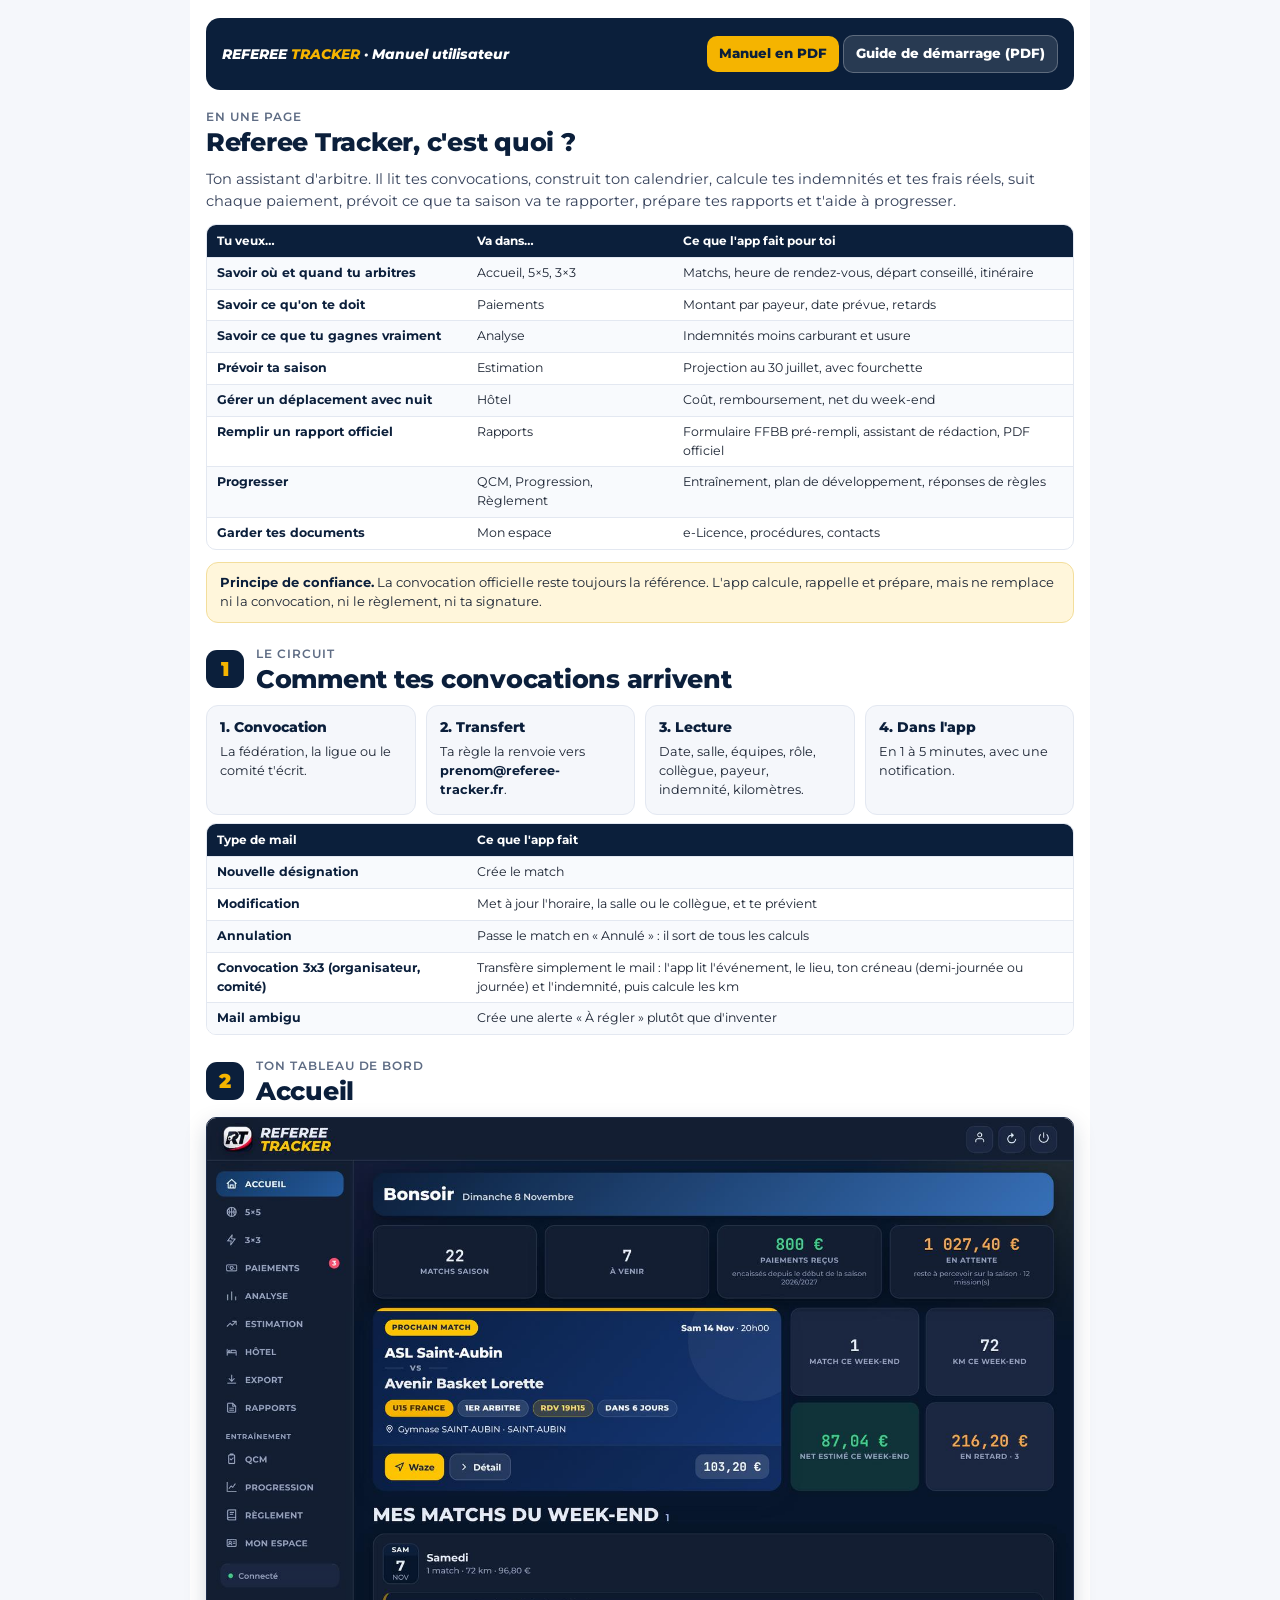
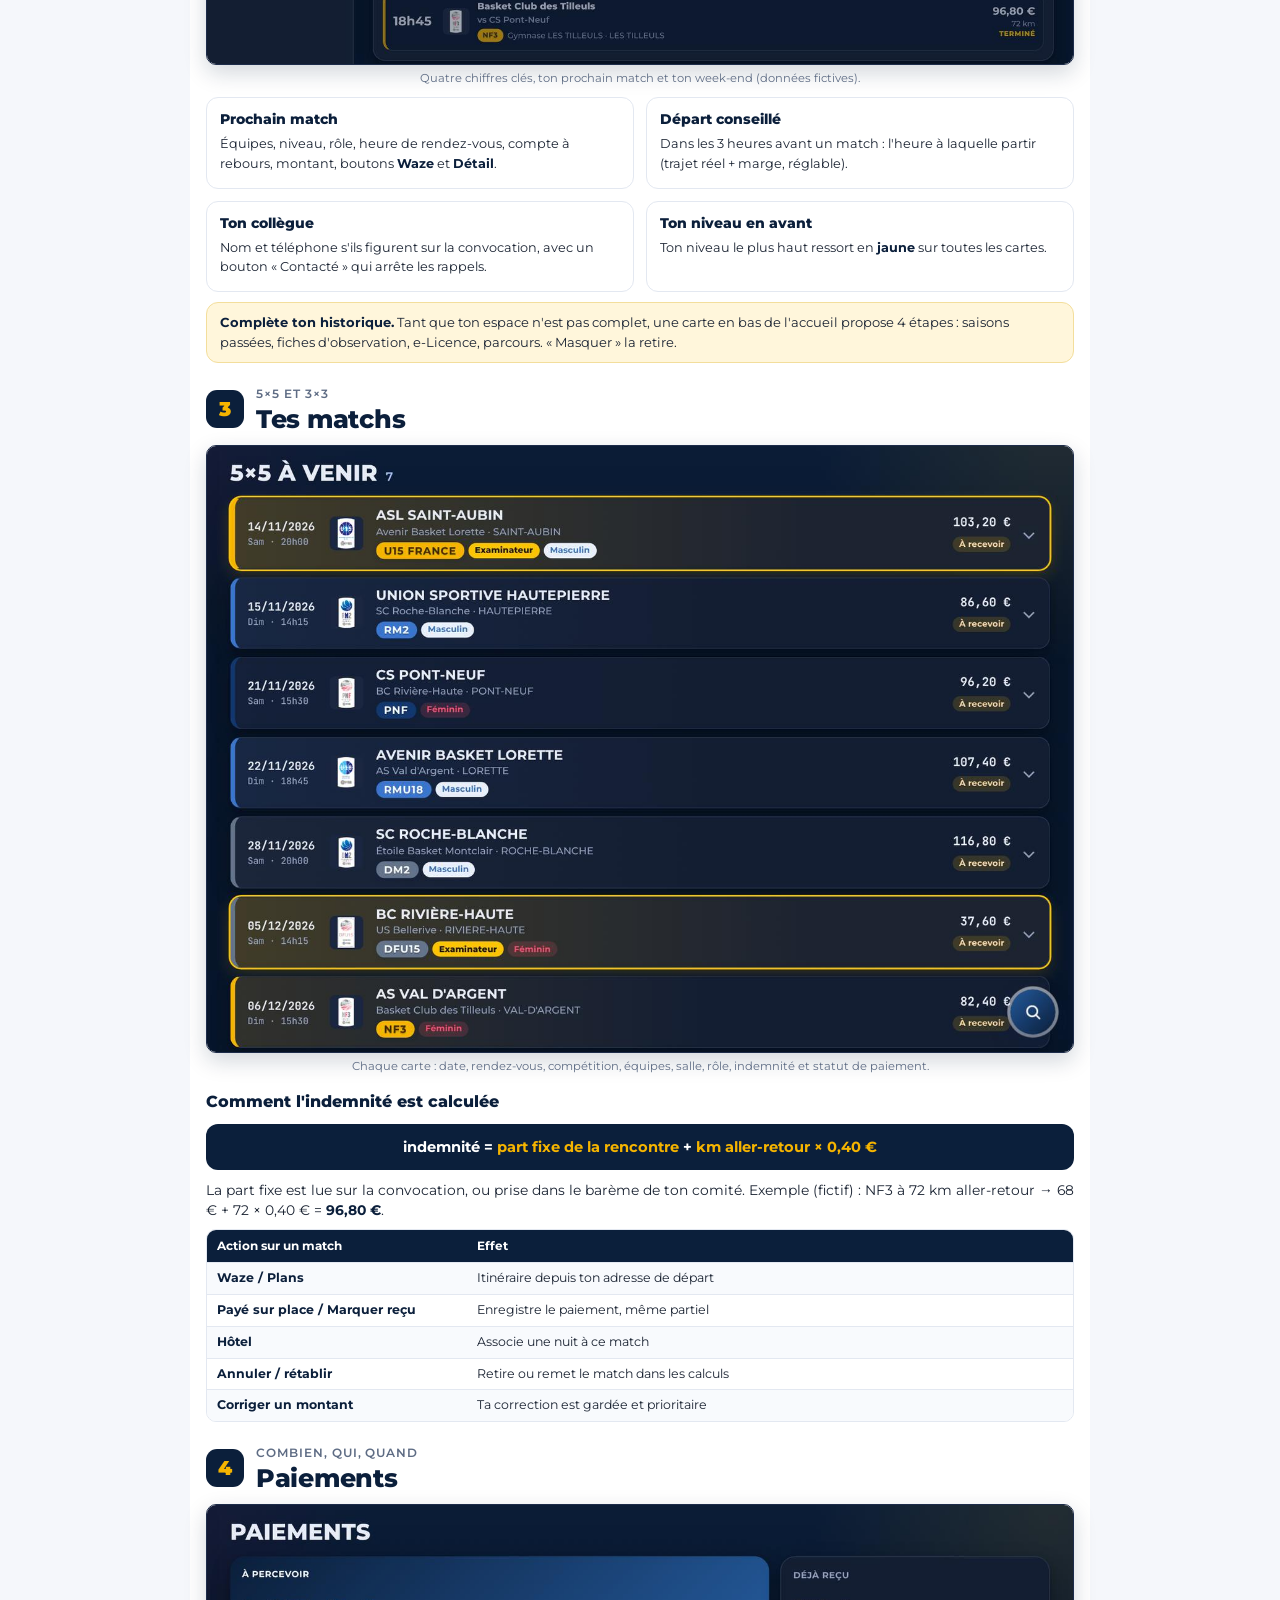
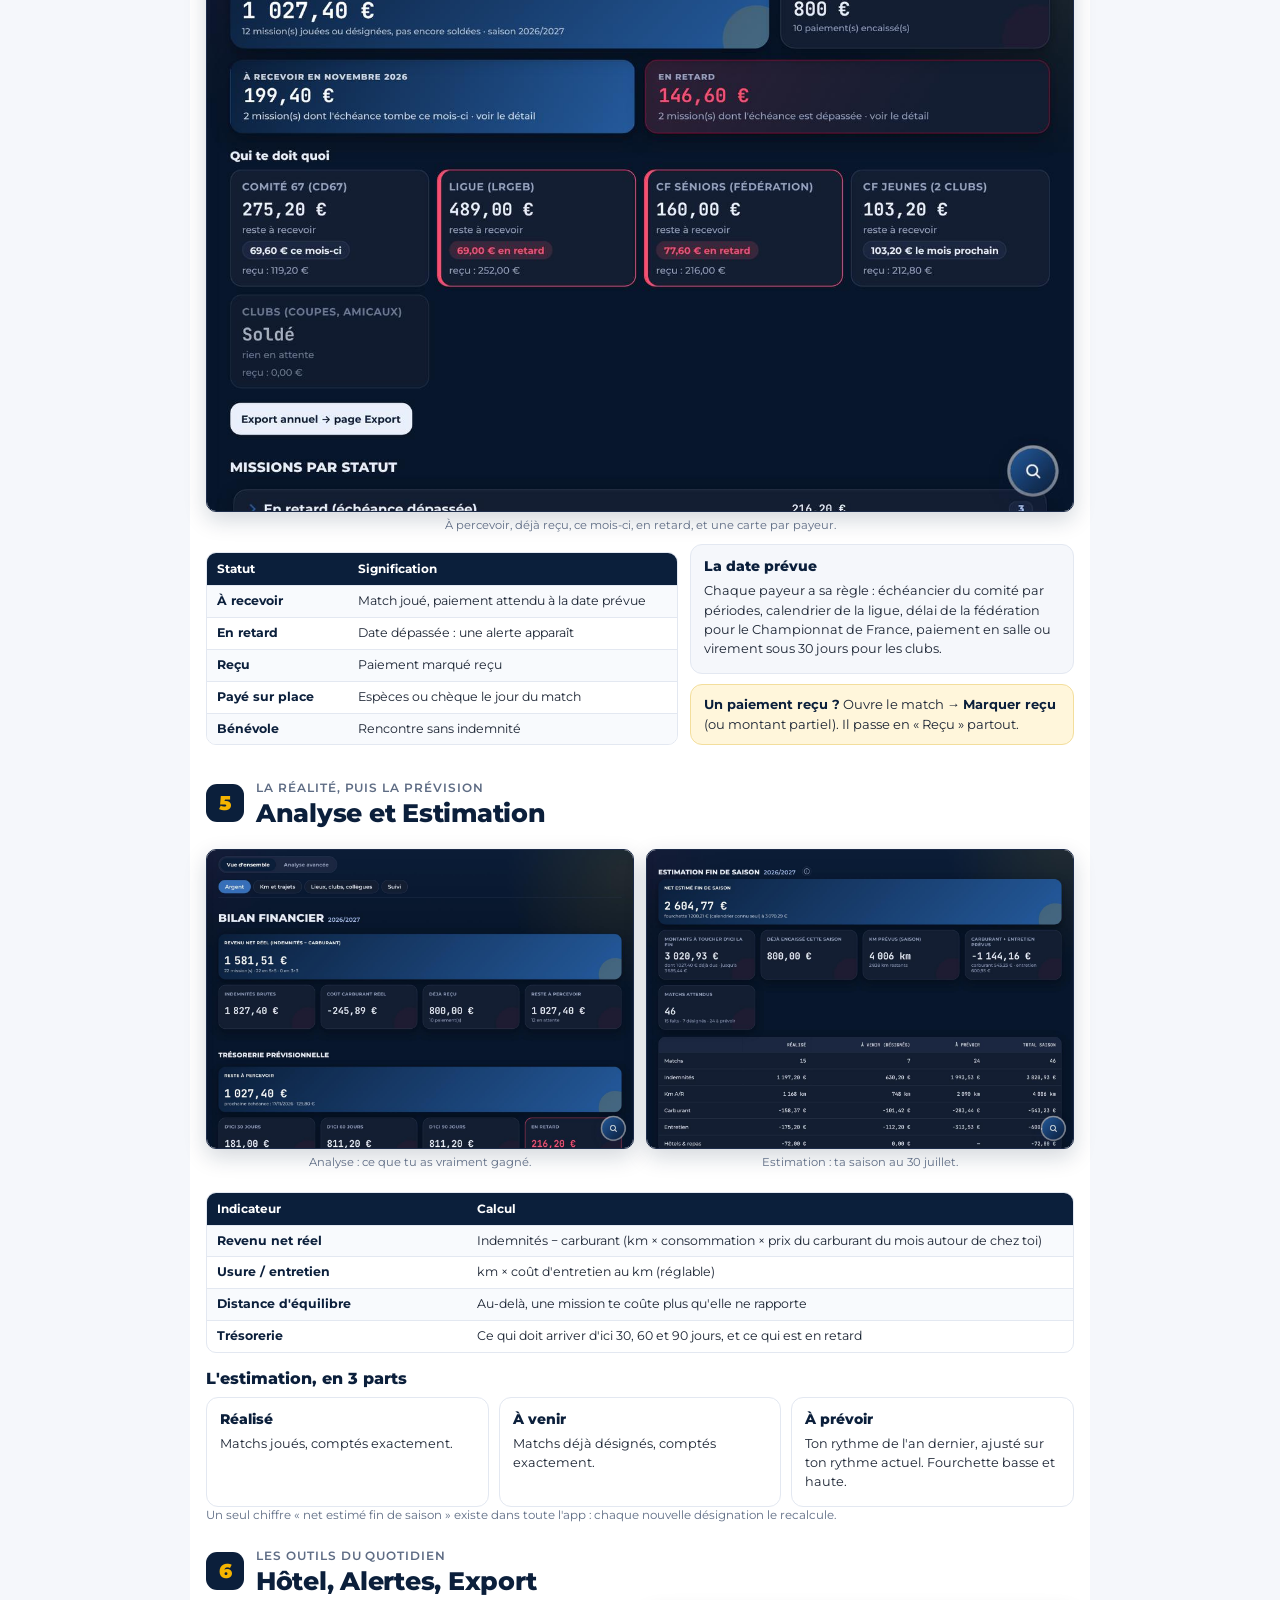
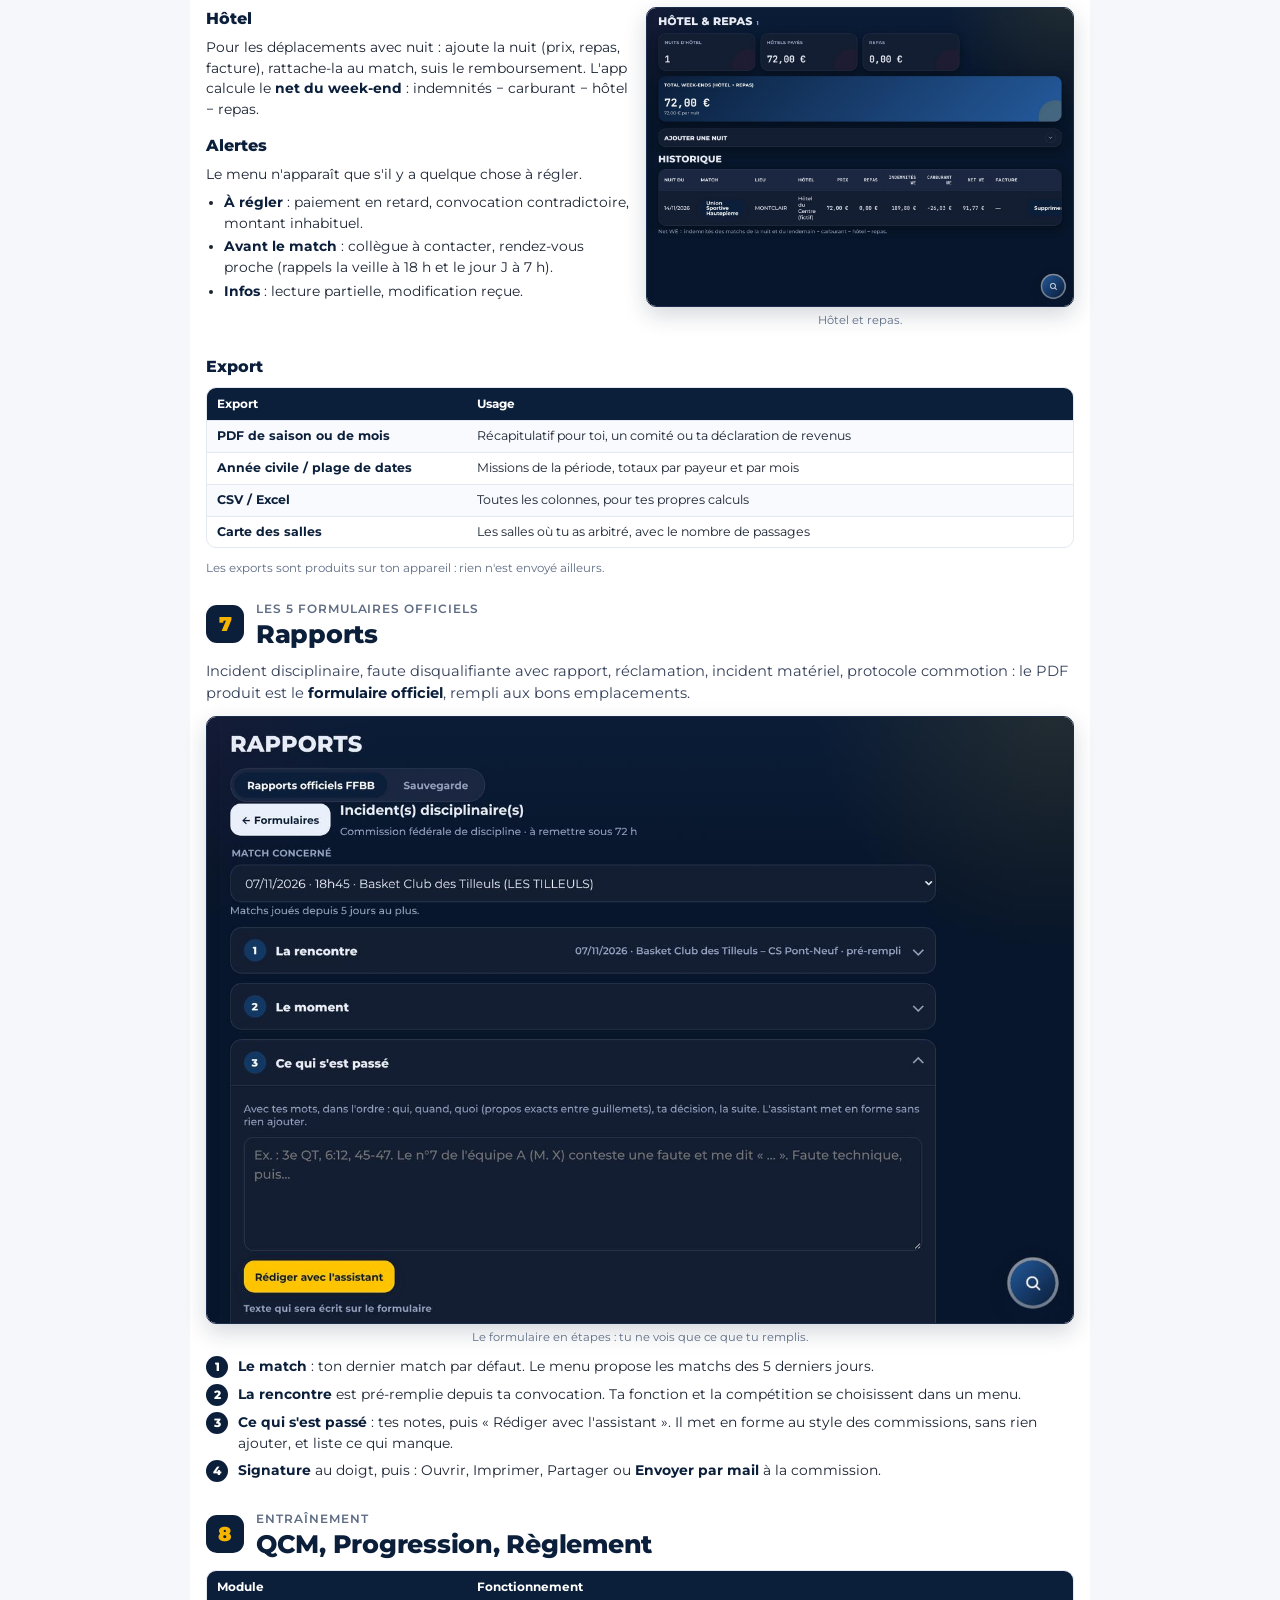
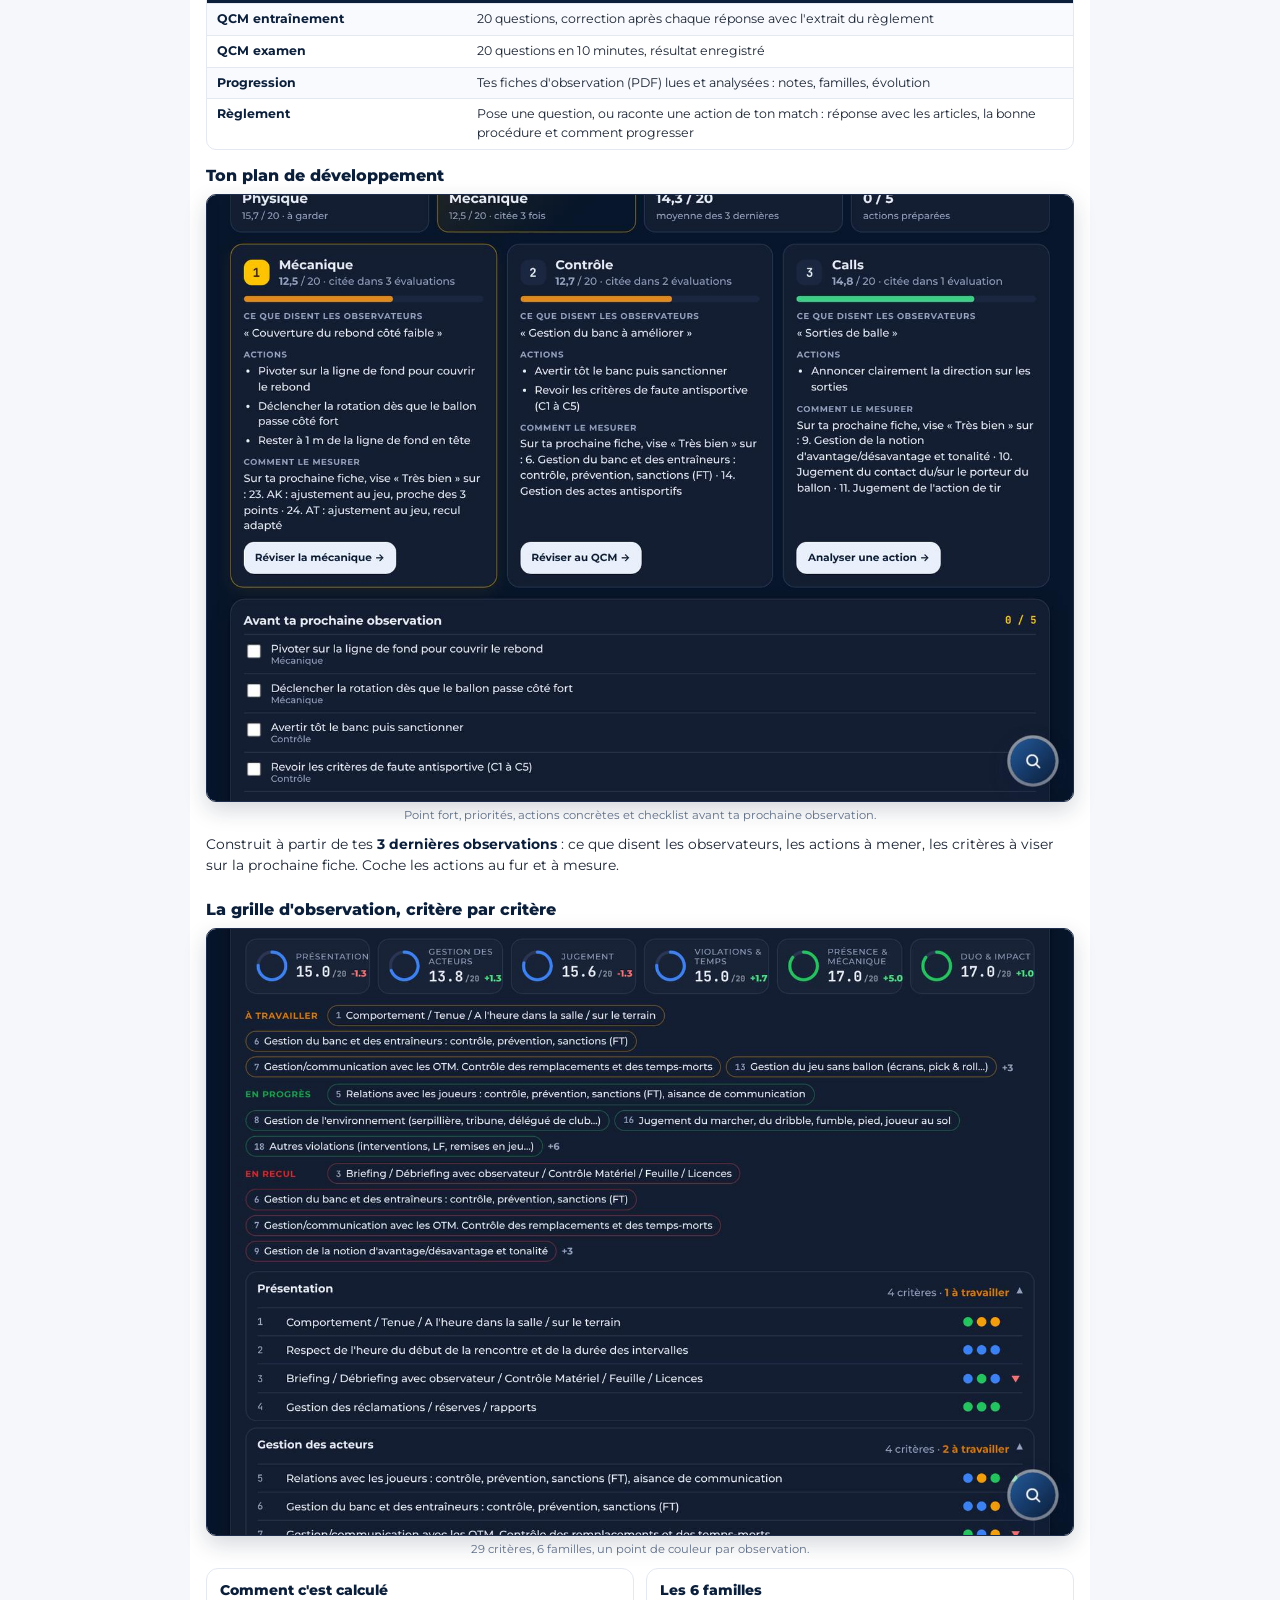
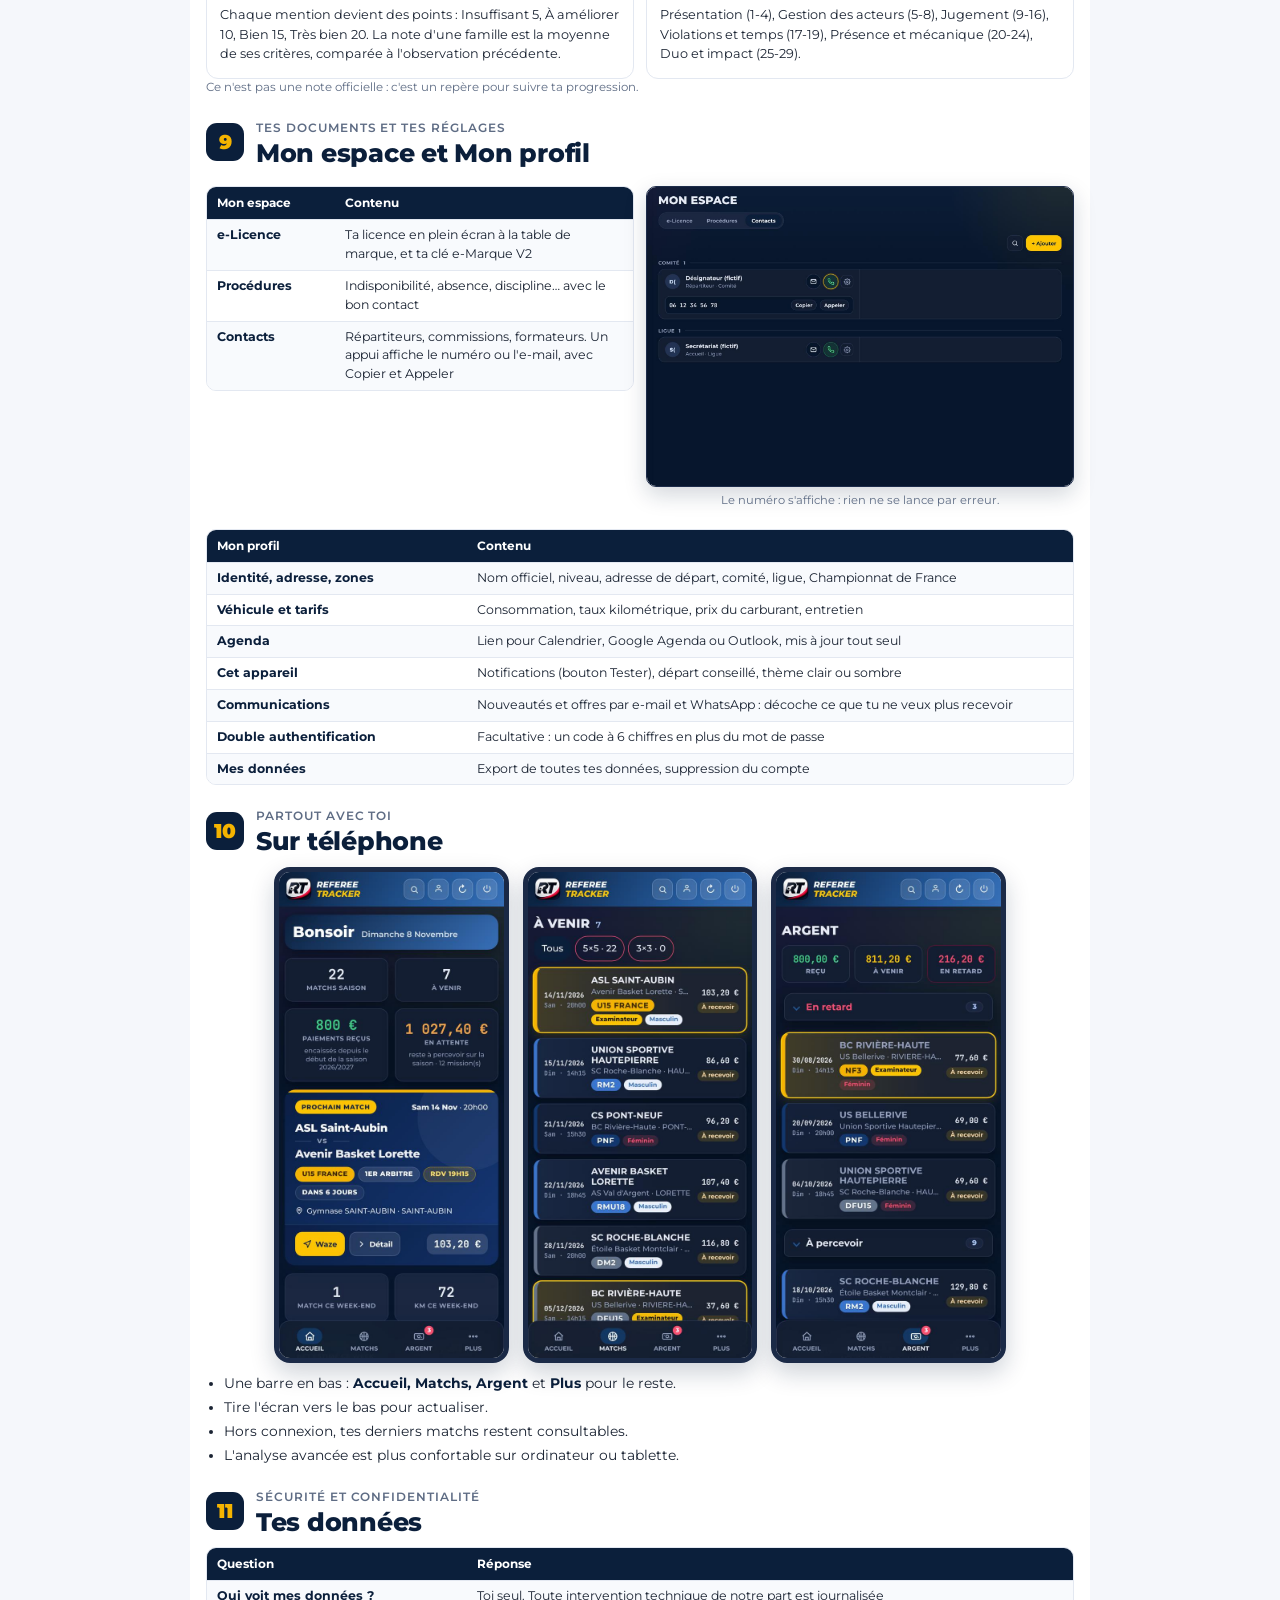
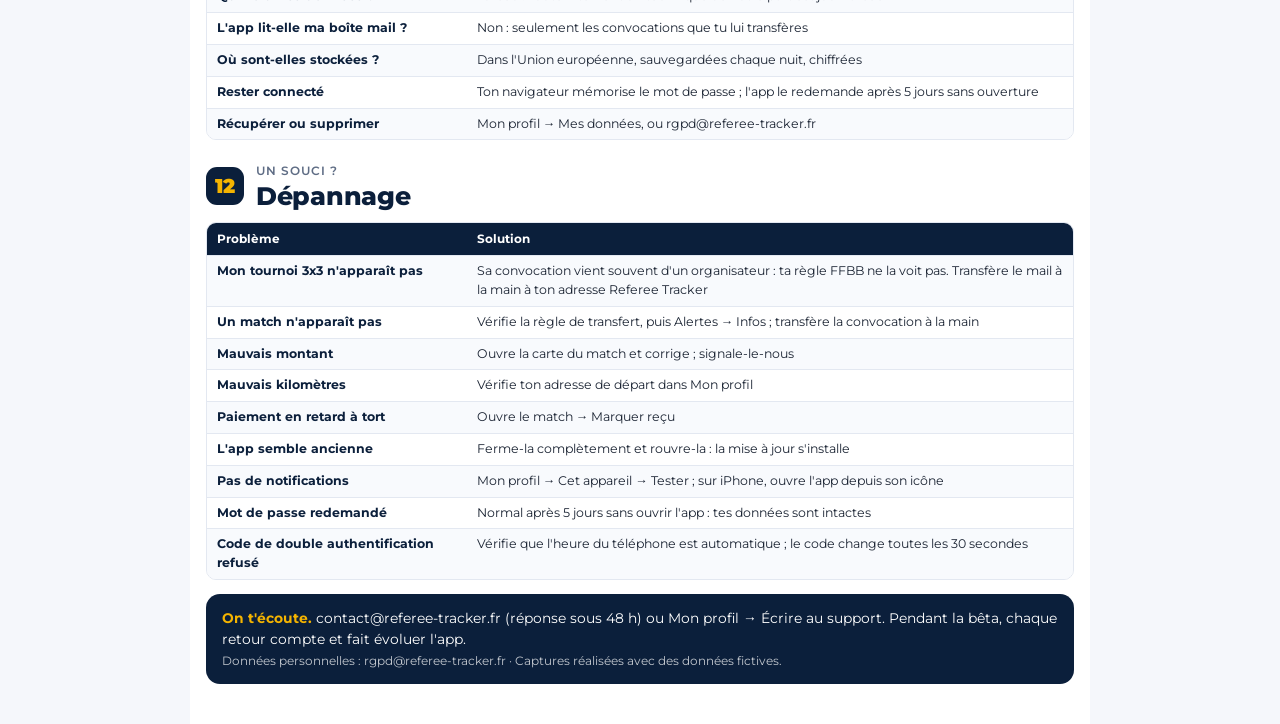
<file: manuel.html>
<!doctype html>
<html lang="fr">
<head>
  <meta charset="utf-8" />
  <meta name="viewport" content="width=device-width, initial-scale=1" />
  <meta http-equiv="Content-Security-Policy" content="default-src 'self'; style-src 'self' 'unsafe-inline'; img-src 'self' data:; font-src 'self'; script-src 'none'; object-src 'none'; base-uri 'none'; form-action 'none'" />
  <meta name="referrer" content="no-referrer" />
  <meta name="robots" content="noindex" />
  <title>Manuel utilisateur — Referee Tracker</title>
  <style>@font-face{font-family:M;src:url(./fonts/montserrat-latin-400-normal.woff2);font-weight:400}
@font-face{font-family:M;src:url(./fonts/montserrat-latin-500-normal.woff2);font-weight:500}
@font-face{font-family:M;src:url(./fonts/montserrat-latin-600-normal.woff2);font-weight:600}
@font-face{font-family:M;src:url(./fonts/montserrat-latin-700-normal.woff2);font-weight:700}
@font-face{font-family:M;src:url(./fonts/montserrat-latin-800-normal.woff2);font-weight:800}
@font-face{font-family:M;src:url(./fonts/montserrat-latin-800-italic.woff2);font-weight:800;font-style:italic}
@font-face{font-family:M;src:url(./fonts/montserrat-latin-900-normal.woff2);font-weight:900}
@font-face{font-family:J;src:url(./fonts/jetbrains-mono-latin-700-normal.woff2);font-weight:700}
:root{--navy:#0B1F3B;--navy2:#133863;--blue:#1D4ED8;--gold:#F5B400;--gold-l:#FFF6DB;--red:#E4002B;--red-l:#FDECEF;--ink:#1B2433;--mut:#5E6C84;--line:#E3E8F1;--bg:#F5F7FB}
*{box-sizing:border-box}
html{-webkit-print-color-adjust:exact;print-color-adjust:exact}
body{margin:0;font-family:M,Arial,sans-serif;color:var(--ink);font-size:10.4pt;line-height:1.5}
@page{size:A4;margin:16mm 15mm 17mm}
p{margin:0 0 7px}
b,strong{font-weight:700;color:var(--navy)}
code,.code{font-family:J,monospace;font-size:.92em;background:#EEF2F8;border:1px solid var(--line);border-radius:5px;padding:1px 5px;color:var(--navy)}

/* --- couverture --- */
.cover{height:297mm;width:210mm;position:relative;overflow:hidden;color:#fff;
  background:radial-gradient(circle at 85% 12%,rgba(29,78,216,.55),transparent 45%),radial-gradient(circle at 0% 100%,rgba(245,180,0,.28),transparent 45%),linear-gradient(160deg,#081631,#0B1F3B 55%,#0d2a55)}
.cover .in{position:absolute;inset:22mm 18mm}
.cover .brand{display:flex;align-items:center;gap:12px}
.cover .brand img{width:46px;height:46px;border-radius:11px}
.cover .brand span{font-weight:800;font-style:italic;letter-spacing:.02em;font-size:15pt}
.cover .brand span em{color:var(--gold);font-style:italic}
.cover .kicker{margin-top:44mm;display:inline-block;background:var(--gold);color:var(--navy);font-weight:800;font-size:9pt;letter-spacing:.12em;text-transform:uppercase;padding:5px 12px;border-radius:30px}
.cover h1{font-size:40pt;line-height:1.02;font-weight:900;margin:14px 0 12px;letter-spacing:-.02em;max-width:115mm}
.cover h1 em{font-style:normal;color:var(--gold)}
.cover .sub{font-size:13pt;color:#C9D4EA;max-width:105mm;font-weight:500}
.cover .phone{position:absolute;right:-6mm;bottom:20mm;width:74mm;border-radius:26px;border:7px solid #1b2a47;box-shadow:0 30px 60px rgba(0,0,0,.55);transform:rotate(-4deg)}
.cover .foot{position:absolute;left:0;bottom:0;font-size:8.5pt;color:#9FB0CF}
.cover .chips{margin-top:16mm;display:flex;flex-direction:column;gap:9px;max-width:100mm}
.cover .chip{display:flex;gap:10px;align-items:center;font-weight:600;font-size:10.5pt}
.cover .chip i{width:26px;height:26px;border-radius:8px;background:rgba(255,255,255,.1);border:1px solid rgba(255,255,255,.18);display:grid;place-items:center;font-style:normal;color:var(--gold);font-weight:800;font-size:10pt}

/* --- sections --- */
.sec{break-before:page}
.sec.cont{break-before:auto;margin-top:22px}
.h{break-after:avoid}
.h{display:flex;align-items:center;gap:12px;margin:0 0 12px}
.h .n{flex:none;width:38px;height:38px;border-radius:11px;background:var(--navy);color:var(--gold);display:grid;place-items:center;font-weight:900;font-size:15pt}
.h h2{font-size:19pt;line-height:1.1;margin:0;font-weight:800;color:var(--navy);letter-spacing:-.01em}
.h .t small{display:block;color:var(--mut);font-weight:600;font-size:9pt;letter-spacing:.08em;text-transform:uppercase;margin-bottom:2px}
h3{font-size:12pt;color:var(--navy);margin:14px 0 6px;font-weight:800}
.lead{font-size:11pt;color:#34405A;margin-bottom:12px}

/* --- composants --- */
.shot{margin:10px 0 12px;break-inside:avoid}
.shot img{width:100%;display:block;border-radius:10px;border:1px solid #1d2c4a;box-shadow:0 8px 22px rgba(11,31,59,.18)}
.shot figcaption{font-size:8.6pt;color:var(--mut);margin-top:5px;text-align:center}
.row{display:flex;gap:12px;align-items:flex-start}
.row>*{flex:1;min-width:0}
.c2{display:grid;grid-template-columns:1fr 1fr;gap:12px}
.c3{display:grid;grid-template-columns:repeat(3,1fr);gap:10px}
.card{border:1px solid var(--line);border-radius:12px;padding:11px 13px;background:#fff;break-inside:avoid}
.card h4{margin:0 0 4px;font-size:10.5pt;color:var(--navy);font-weight:800}
.card p,.card li{font-size:9.6pt;margin:0 0 4px}
.card.soft{background:var(--bg)}
.tip,.warn,.ok{border-radius:12px;padding:10px 13px;margin:10px 0;font-size:9.8pt;break-inside:avoid;border:1px solid}
.tip{background:var(--gold-l);border-color:#F3DE9C}
.warn{background:var(--red-l);border-color:#F6C3CC}
.ok{background:#EAF7EF;border-color:#BFE6CC}
.tip b,.warn b,.ok b{color:var(--navy)}
.steps{list-style:none;margin:6px 0 10px;padding:0;counter-reset:s}
.steps li{position:relative;padding:0 0 7px 32px;counter-increment:s;break-inside:avoid}
.steps li::before{content:counter(s);position:absolute;left:0;top:0;width:22px;height:22px;border-radius:50%;background:var(--navy);color:#fff;font-weight:800;font-size:9pt;display:grid;place-items:center}
ul.dots{margin:4px 0 8px;padding-left:18px}ul.dots li{margin:0 0 3px}
table{width:100%;border-collapse:separate;border-spacing:0;font-size:9.4pt;margin:8px 0 12px;border:1px solid var(--line);border-radius:10px;overflow:hidden;break-inside:avoid}
th{background:var(--navy);color:#fff;text-align:left;font-weight:700;padding:7px 10px;font-size:9pt}
td{padding:6px 10px;border-top:1px solid var(--line);vertical-align:top}
tr:nth-child(even) td{background:#F8FAFD}
td:first-child{font-weight:700;color:var(--navy);width:30%}
.formula{background:var(--navy);color:#fff;border-radius:12px;padding:12px 16px;margin:10px 0;font-weight:700;font-size:11pt;text-align:center}
.formula em{color:var(--gold);font-style:normal}
.timeline{display:grid;grid-template-columns:repeat(5,1fr);gap:8px;margin:14px 0 16px}
.timeline .card{text-align:center;padding:12px 8px}
.timeline .num{width:30px;height:30px;margin:0 auto 6px;border-radius:50%;background:var(--gold);color:var(--navy);display:grid;place-items:center;font-weight:900}
.timeline h4{font-size:9.6pt}.timeline p{font-size:8.6pt;color:var(--mut)}
.phones{display:grid;grid-template-columns:repeat(6,1fr);gap:7px;margin:8px 0}
.phones img{width:100%;border-radius:8px}
.phones.five{grid-template-columns:repeat(5,1fr)}
.tel{display:grid;grid-template-columns:repeat(3,1fr);gap:14px;margin:10px 18mm}
.tel img{width:100%;border-radius:16px;border:5px solid #1b2a47;box-shadow:0 10px 24px rgba(11,31,59,.2)}
.onb{display:grid;grid-template-columns:1fr 1fr;gap:12px;align-items:start}
.onb img{width:100%;border-radius:12px;box-shadow:0 8px 20px rgba(11,31,59,.2)}
.toc{display:grid;grid-template-columns:1fr 1fr;gap:6px 18px;margin:8px 0 14px}
.toc div{display:flex;gap:8px;align-items:center;font-weight:600;font-size:9.8pt;border-bottom:1px dashed var(--line);padding:4px 0}
.toc i{font-style:normal;color:var(--gold);background:var(--navy);border-radius:6px;width:22px;height:22px;display:grid;place-items:center;font-weight:800;font-size:8.5pt}
.end{margin-top:14px;background:var(--navy);color:#fff;border-radius:14px;padding:14px 16px;break-inside:avoid}
.end b{color:var(--gold)}
.small{font-size:8.8pt;color:var(--mut)}
.avoid{break-inside:avoid}

.onb3{display:grid;grid-template-columns:1fr 1fr 1fr;gap:12px;align-items:start}.onb3 img{width:100%;border-radius:12px;box-shadow:0 8px 20px rgba(11,31,59,.2)}

.h{break-after:avoid;page-break-after:avoid}.keep{height:0;break-before:avoid}
.h + .keep + *{break-before:avoid}

@media screen{
  body{background:#F5F7FB;margin:0}
  .wrap{max-width:900px;margin:0 auto;padding:18px 16px 40px;background:#fff;min-height:100vh}
  .sec{break-before:auto;margin-top:34px}
  .top{display:flex;align-items:center;justify-content:space-between;gap:12px;flex-wrap:wrap;background:var(--navy);color:#fff;border-radius:14px;padding:14px 16px;margin-bottom:18px}
  .top b{color:#fff;font-style:italic;font-weight:800}.top b em{color:var(--gold);font-style:italic}
  .top a{display:inline-block;background:var(--gold);color:var(--navy);font-weight:800;text-decoration:none;border-radius:10px;padding:8px 12px;font-size:10pt;margin:3px 0}
  .top a.sec2{background:rgba(255,255,255,.12);color:#fff;border:1px solid rgba(255,255,255,.25)}
  figure.shot[style]{width:100%!important}
}
@media screen and (max-width:700px){
  .row,.c2,.c3,.onb3{display:block}.row>*,.c2>*,.c3>*{margin-bottom:10px}
  .c3[style]{display:block!important}
  .tel{margin:10px 0;gap:8px}
  td:first-child{width:auto}
  .h h2{font-size:16pt}
}</style>
</head>
<body><div class="wrap">
<div class="top"><b>REFEREE <em>TRACKER</em> · Manuel utilisateur</b><span><a href="./manuel/pdf/Referee-Tracker-Manuel-utilisateur.pdf" download>Manuel en PDF</a> <a class="sec2" href="./manuel/pdf/Referee-Tracker-Guide-de-demarrage.pdf" download>Guide de démarrage (PDF)</a></span></div>


<section>
  <div class="avoid"><div class="h"><div class="t"><small>En une page</small><h2>Referee Tracker, c'est quoi ?</h2></div></div>
  <div class="keep"></div><p class="lead">Ton assistant d'arbitre. Il lit tes convocations, construit ton calendrier, calcule tes indemnités et tes frais réels, suit chaque paiement, prévoit ce que ta saison va te rapporter, prépare tes rapports et t'aide à progresser.</p></div>
  <table>
    <tr><th>Tu veux…</th><th>Va dans…</th><th>Ce que l'app fait pour toi</th></tr>
    <tr><td>Savoir où et quand tu arbitres</td><td>Accueil, 5×5, 3×3</td><td>Matchs, heure de rendez-vous, départ conseillé, itinéraire</td></tr>
    <tr><td>Savoir ce qu'on te doit</td><td>Paiements</td><td>Montant par payeur, date prévue, retards</td></tr>
    <tr><td>Savoir ce que tu gagnes vraiment</td><td>Analyse</td><td>Indemnités moins carburant et usure</td></tr>
    <tr><td>Prévoir ta saison</td><td>Estimation</td><td>Projection au 30 juillet, avec fourchette</td></tr>
    <tr><td>Gérer un déplacement avec nuit</td><td>Hôtel</td><td>Coût, remboursement, net du week-end</td></tr>
    <tr><td>Remplir un rapport officiel</td><td>Rapports</td><td>Formulaire FFBB pré-rempli, assistant de rédaction, PDF officiel</td></tr>
    <tr><td>Progresser</td><td>QCM, Progression, Règlement</td><td>Entraînement, plan de développement, réponses de règles</td></tr>
    <tr><td>Garder tes documents</td><td>Mon espace</td><td>e-Licence, procédures, contacts</td></tr>
  </table>
  <div class="tip"><b>Principe de confiance.</b> La convocation officielle reste toujours la référence. L'app calcule, rappelle et prépare, mais ne remplace ni la convocation, ni le règlement, ni ta signature.</div>

  <div class="sec cont">
  <div class="avoid"><div class="h"><div class="n">1</div><div class="t"><small>Le circuit</small><h2>Comment tes convocations arrivent</h2></div></div>
  <div class="keep"></div><div class="c3" style="grid-template-columns:repeat(4,1fr)">
    <div class="card soft"><h4>1. Convocation</h4><p>La fédération, la ligue ou le comité t'écrit.</p></div>
    <div class="card soft"><h4>2. Transfert</h4><p>Ta règle la renvoie vers <b>prenom@referee-tracker.fr</b>.</p></div>
    <div class="card soft"><h4>3. Lecture</h4><p>Date, salle, équipes, rôle, collègue, payeur, indemnité, kilomètres.</p></div>
    <div class="card soft"><h4>4. Dans l'app</h4><p>En 1 à 5 minutes, avec une notification.</p></div>
  </div></div>
  <table>
    <tr><th>Type de mail</th><th>Ce que l'app fait</th></tr>
    <tr><td>Nouvelle désignation</td><td>Crée le match</td></tr>
    <tr><td>Modification</td><td>Met à jour l'horaire, la salle ou le collègue, et te prévient</td></tr>
    <tr><td>Annulation</td><td>Passe le match en « Annulé » : il sort de tous les calculs</td></tr>
    <tr><td>Convocation 3x3 (organisateur, comité)</td><td>Transfère simplement le mail : l'app lit l'événement, le lieu, ton créneau (demi-journée ou journée) et l'indemnité, puis calcule les km</td></tr>
    <tr><td>Mail ambigu</td><td>Crée une alerte « À régler » plutôt que d'inventer</td></tr>
  </table>
  </div>
</section>

<section class="sec cont">
  <div class="avoid"><div class="h"><div class="n">2</div><div class="t"><small>Ton tableau de bord</small><h2>Accueil</h2></div></div>
  <div class="keep"></div><figure class="shot" style="width:80%;margin:0 auto 10px"><img loading="lazy" src="./manuel/img/accueil.jpg" alt=""><figcaption>Quatre chiffres clés, ton prochain match et ton week-end (données fictives).</figcaption></figure></div>
  <div class="c2">
    <div class="card"><h4>Prochain match</h4><p>Équipes, niveau, rôle, heure de rendez-vous, compte à rebours, montant, boutons <b>Waze</b> et <b>Détail</b>.</p></div>
    <div class="card"><h4>Départ conseillé</h4><p>Dans les 3 heures avant un match : l'heure à laquelle partir (trajet réel + marge, réglable).</p></div>
    <div class="card"><h4>Ton collègue</h4><p>Nom et téléphone s'ils figurent sur la convocation, avec un bouton « Contacté » qui arrête les rappels.</p></div>
    <div class="card"><h4>Ton niveau en avant</h4><p>Ton niveau le plus haut ressort en <b>jaune</b> sur toutes les cartes.</p></div>
  </div>
  <div class="tip"><b>Complète ton historique.</b> Tant que ton espace n'est pas complet, une carte en bas de l'accueil propose 4 étapes : saisons passées, fiches d'observation, e-Licence, parcours. « Masquer » la retire.</div>
</section>

<section class="sec cont">
  <div class="avoid"><div class="h"><div class="n">3</div><div class="t"><small>5×5 et 3×3</small><h2>Tes matchs</h2></div></div>
  <div class="keep"></div><figure class="shot" style="width:72%;margin:0 auto 10px"><img loading="lazy" src="./manuel/img/matchs.jpg" alt=""><figcaption>Chaque carte : date, rendez-vous, compétition, équipes, salle, rôle, indemnité et statut de paiement.</figcaption></figure></div>
  <h3>Comment l'indemnité est calculée</h3>
  <div class="formula">indemnité = <em>part fixe de la rencontre</em> + <em>km aller-retour × 0,40 €</em></div>
  <p>La part fixe est lue sur la convocation, ou prise dans le barème de ton comité. Exemple (fictif) : NF3 à 72 km aller-retour → 68 € + 72 × 0,40 € = <b>96,80 €</b>.</p>
  <table>
    <tr><th>Action sur un match</th><th>Effet</th></tr>
    <tr><td>Waze / Plans</td><td>Itinéraire depuis ton adresse de départ</td></tr>
    <tr><td>Payé sur place / Marquer reçu</td><td>Enregistre le paiement, même partiel</td></tr>
    <tr><td>Hôtel</td><td>Associe une nuit à ce match</td></tr>
    <tr><td>Annuler / rétablir</td><td>Retire ou remet le match dans les calculs</td></tr>
    <tr><td>Corriger un montant</td><td>Ta correction est gardée et prioritaire</td></tr>
  </table>
</section>

<section class="sec cont">
  <div class="avoid"><div class="h"><div class="n">4</div><div class="t"><small>Combien, qui, quand</small><h2>Paiements</h2></div></div>
  <div class="keep"></div><figure class="shot" style="width:72%;margin:0 auto 10px"><img loading="lazy" src="./manuel/img/paiements.jpg" alt=""><figcaption>À percevoir, déjà reçu, ce mois-ci, en retard, et une carte par payeur.</figcaption></figure></div>
  <div class="row">
    <table style="flex:1.1">
      <tr><th>Statut</th><th>Signification</th></tr>
      <tr><td>À recevoir</td><td>Match joué, paiement attendu à la date prévue</td></tr>
      <tr><td>En retard</td><td>Date dépassée : une alerte apparaît</td></tr>
      <tr><td>Reçu</td><td>Paiement marqué reçu</td></tr>
      <tr><td>Payé sur place</td><td>Espèces ou chèque le jour du match</td></tr>
      <tr><td>Bénévole</td><td>Rencontre sans indemnité</td></tr>
    </table>
    <div style="flex:.9">
      <div class="card soft"><h4>La date prévue</h4><p>Chaque payeur a sa règle : échéancier du comité par périodes, calendrier de la ligue, délai de la fédération pour le Championnat de France, paiement en salle ou virement sous 30 jours pour les clubs.</p></div>
      <div class="tip"><b>Un paiement reçu ?</b> Ouvre le match → <b>Marquer reçu</b> (ou montant partiel). Il passe en « Reçu » partout.</div>
    </div>
  </div>
</section>

<section class="sec cont">
  <div class="avoid"><div class="h"><div class="n">5</div><div class="t"><small>La réalité, puis la prévision</small><h2>Analyse et Estimation</h2></div></div>
  <div class="keep"></div><div class="row">
    <figure class="shot"><img loading="lazy" src="./manuel/img/analyse.jpg" alt=""><figcaption>Analyse : ce que tu as vraiment gagné.</figcaption></figure>
    <figure class="shot"><img loading="lazy" src="./manuel/img/estimation.jpg" alt=""><figcaption>Estimation : ta saison au 30 juillet.</figcaption></figure>
  </div></div>
  <table>
    <tr><th>Indicateur</th><th>Calcul</th></tr>
    <tr><td>Revenu net réel</td><td>Indemnités − carburant (km × consommation × prix du carburant du mois autour de chez toi)</td></tr>
    <tr><td>Usure / entretien</td><td>km × coût d'entretien au km (réglable)</td></tr>
    <tr><td>Distance d'équilibre</td><td>Au-delà, une mission te coûte plus qu'elle ne rapporte</td></tr>
    <tr><td>Trésorerie</td><td>Ce qui doit arriver d'ici 30, 60 et 90 jours, et ce qui est en retard</td></tr>
  </table>
  <h3>L'estimation, en 3 parts</h3>
  <div class="c3">
    <div class="card"><h4>Réalisé</h4><p>Matchs joués, comptés exactement.</p></div>
    <div class="card"><h4>À venir</h4><p>Matchs déjà désignés, comptés exactement.</p></div>
    <div class="card"><h4>À prévoir</h4><p>Ton rythme de l'an dernier, ajusté sur ton rythme actuel. Fourchette basse et haute.</p></div>
  </div>
  <p class="small">Un seul chiffre « net estimé fin de saison » existe dans toute l'app : chaque nouvelle désignation le recalcule.</p>
</section>

<section class="sec cont">
  <div class="avoid"><div class="h"><div class="n">6</div><div class="t"><small>Les outils du quotidien</small><h2>Hôtel, Alertes, Export</h2></div></div>
  <div class="keep"></div><div class="row">
    <div>
      <h3 style="margin-top:0">Hôtel</h3>
      <p>Pour les déplacements avec nuit : ajoute la nuit (prix, repas, facture), rattache-la au match, suis le remboursement. L'app calcule le <b>net du week-end</b> : indemnités − carburant − hôtel − repas.</p>
      <h3>Alertes</h3>
      <p>Le menu n'apparaît que s'il y a quelque chose à régler.</p>
      <ul class="dots"><li><b>À régler</b> : paiement en retard, convocation contradictoire, montant inhabituel.</li><li><b>Avant le match</b> : collègue à contacter, rendez-vous proche (rappels la veille à 18 h et le jour J à 7 h).</li><li><b>Infos</b> : lecture partielle, modification reçue.</li></ul>
    </div>
    <figure class="shot" style="margin-top:0"><img loading="lazy" src="./manuel/img/hotel.jpg" alt=""><figcaption>Hôtel et repas.</figcaption></figure>
  </div></div>
  <h3>Export</h3>
  <table>
    <tr><th>Export</th><th>Usage</th></tr>
    <tr><td>PDF de saison ou de mois</td><td>Récapitulatif pour toi, un comité ou ta déclaration de revenus</td></tr>
    <tr><td>Année civile / plage de dates</td><td>Missions de la période, totaux par payeur et par mois</td></tr>
    <tr><td>CSV / Excel</td><td>Toutes les colonnes, pour tes propres calculs</td></tr>
    <tr><td>Carte des salles</td><td>Les salles où tu as arbitré, avec le nombre de passages</td></tr>
  </table>
  <p class="small">Les exports sont produits sur ton appareil : rien n'est envoyé ailleurs.</p>
</section>

<section class="sec cont">
  <div class="avoid"><div class="h"><div class="n">7</div><div class="t"><small>Les 5 formulaires officiels</small><h2>Rapports</h2></div></div>
  <div class="keep"></div><p class="lead">Incident disciplinaire, faute disqualifiante avec rapport, réclamation, incident matériel, protocole commotion : le PDF produit est le <b>formulaire officiel</b>, rempli aux bons emplacements.</p>
  <figure class="shot" style="width:62%;margin:0 auto 10px"><img loading="lazy" src="./manuel/img/rapport-form.jpg" alt=""><figcaption>Le formulaire en étapes : tu ne vois que ce que tu remplis.</figcaption></figure></div>
  
  <ol class="steps">
    <li><b>Le match</b> : ton dernier match par défaut. Le menu propose les matchs des 5 derniers jours.</li>
    <li><b>La rencontre</b> est pré-remplie depuis ta convocation. Ta fonction et la compétition se choisissent dans un menu.</li>
    <li><b>Ce qui s'est passé</b> : tes notes, puis « Rédiger avec l'assistant ». Il met en forme au style des commissions, sans rien ajouter, et liste ce qui manque.</li>
    <li><b>Signature</b> au doigt, puis : Ouvrir, Imprimer, Partager ou <b>Envoyer par mail</b> à la commission.</li>
  </ol>
</section>

<section class="sec cont">
  <div class="avoid"><div class="h"><div class="n">8</div><div class="t"><small>Entraînement</small><h2>QCM, Progression, Règlement</h2></div></div>
  <div class="keep"></div><table>
    <tr><th>Module</th><th>Fonctionnement</th></tr>
    <tr><td>QCM entraînement</td><td>20 questions, correction après chaque réponse avec l'extrait du règlement</td></tr>
    <tr><td>QCM examen</td><td>20 questions en 10 minutes, résultat enregistré</td></tr>
    <tr><td>Progression</td><td>Tes fiches d'observation (PDF) lues et analysées : notes, familles, évolution</td></tr>
    <tr><td>Règlement</td><td>Pose une question, ou raconte une action de ton match : réponse avec les articles, la bonne procédure et comment progresser</td></tr>
  </table></div>
  <div class="avoid"><h3>Ton plan de développement</h3>
  <figure class="shot" style="width:80%;margin:0 auto 10px"><img loading="lazy" src="./manuel/img/plan.jpg" alt=""><figcaption>Point fort, priorités, actions concrètes et checklist avant ta prochaine observation.</figcaption></figure></div>
  <p>Construit à partir de tes <b>3 dernières observations</b> : ce que disent les observateurs, les actions à mener, les critères à viser sur la prochaine fiche. Coche les actions au fur et à mesure.</p>
</section>

<section class="sec cont">
  <div class="avoid"><h3 style="margin-top:0">La grille d'observation, critère par critère</h3>
  <figure class="shot" style="width:80%;margin:0 auto 10px"><img loading="lazy" src="./manuel/img/grille.jpg" alt=""><figcaption>29 critères, 6 familles, un point de couleur par observation.</figcaption></figure></div>
  <div class="c2">
    <div class="card"><h4>Comment c'est calculé</h4><p>Chaque mention devient des points : Insuffisant 5, À améliorer 10, Bien 15, Très bien 20. La note d'une famille est la moyenne de ses critères, comparée à l'observation précédente.</p></div>
    <div class="card"><h4>Les 6 familles</h4><p>Présentation (1-4), Gestion des acteurs (5-8), Jugement (9-16), Violations et temps (17-19), Présence et mécanique (20-24), Duo et impact (25-29).</p></div>
  </div>
  <p class="small">Ce n'est pas une note officielle : c'est un repère pour suivre ta progression.</p>
</section>

<section class="sec cont">
  <div class="avoid"><div class="h"><div class="n">9</div><div class="t"><small>Tes documents et tes réglages</small><h2>Mon espace et Mon profil</h2></div></div>
  <div class="keep"></div><div class="row">
    <div>
      <table>
        <tr><th>Mon espace</th><th>Contenu</th></tr>
        <tr><td>e-Licence</td><td>Ta licence en plein écran à la table de marque, et ta clé e-Marque V2</td></tr>
        <tr><td>Procédures</td><td>Indisponibilité, absence, discipline… avec le bon contact</td></tr>
        <tr><td>Contacts</td><td>Répartiteurs, commissions, formateurs. Un appui affiche le numéro ou l'e-mail, avec Copier et Appeler</td></tr>
      </table>
    </div>
    <figure class="shot" style="margin-top:8px"><img loading="lazy" src="./manuel/img/contacts.jpg" alt=""><figcaption>Le numéro s'affiche : rien ne se lance par erreur.</figcaption></figure>
  </div></div>
  <table>
    <tr><th>Mon profil</th><th>Contenu</th></tr>
    <tr><td>Identité, adresse, zones</td><td>Nom officiel, niveau, adresse de départ, comité, ligue, Championnat de France</td></tr>
    <tr><td>Véhicule et tarifs</td><td>Consommation, taux kilométrique, prix du carburant, entretien</td></tr>
    <tr><td>Agenda</td><td>Lien pour Calendrier, Google Agenda ou Outlook, mis à jour tout seul</td></tr>
    <tr><td>Cet appareil</td><td>Notifications (bouton Tester), départ conseillé, thème clair ou sombre</td></tr>
    <tr><td>Communications</td><td>Nouveautés et offres par e-mail et WhatsApp : décoche ce que tu ne veux plus recevoir</td></tr>
    <tr><td>Double authentification</td><td>Facultative : un code à 6 chiffres en plus du mot de passe</td></tr>
    <tr><td>Mes données</td><td>Export de toutes tes données, suppression du compte</td></tr>
  </table>
</section>

<section class="sec cont">
  <div class="avoid"><div class="h"><div class="n">10</div><div class="t"><small>Partout avec toi</small><h2>Sur téléphone</h2></div></div>
  <div class="keep"></div><div class="tel"><img loading="lazy" src="./manuel/img/tel-accueil.jpg"><img loading="lazy" src="./manuel/img/tel-matchs.jpg"><img loading="lazy" src="./manuel/img/tel-paiements.jpg"></div></div>
  <ul class="dots"><li>Une barre en bas : <b>Accueil, Matchs, Argent</b> et <b>Plus</b> pour le reste.</li><li>Tire l'écran vers le bas pour actualiser.</li><li>Hors connexion, tes derniers matchs restent consultables.</li><li>L'analyse avancée est plus confortable sur ordinateur ou tablette.</li></ul>

  <div class="sec cont">
  <div class="avoid"><div class="h"><div class="n">11</div><div class="t"><small>Sécurité et confidentialité</small><h2>Tes données</h2></div></div>
  <div class="keep"></div><table>
    <tr><th>Question</th><th>Réponse</th></tr>
    <tr><td>Qui voit mes données ?</td><td>Toi seul. Toute intervention technique de notre part est journalisée</td></tr>
    <tr><td>L'app lit-elle ma boîte mail ?</td><td>Non : seulement les convocations que tu lui transfères</td></tr>
    <tr><td>Où sont-elles stockées ?</td><td>Dans l'Union européenne, sauvegardées chaque nuit, chiffrées</td></tr>
    <tr><td>Rester connecté</td><td>Ton navigateur mémorise le mot de passe ; l'app le redemande après 5 jours sans ouverture</td></tr>
    <tr><td>Récupérer ou supprimer</td><td>Mon profil → Mes données, ou rgpd@referee-tracker.fr</td></tr>
  </table></div>
  </div>
</section>

<section class="sec cont">
  <div class="avoid"><div class="h"><div class="n">12</div><div class="t"><small>Un souci ?</small><h2>Dépannage</h2></div></div>
  <div class="keep"></div><table>
    <tr><th>Problème</th><th>Solution</th></tr>
    <tr><td>Mon tournoi 3x3 n'apparaît pas</td><td>Sa convocation vient souvent d'un organisateur : ta règle FFBB ne la voit pas. Transfère le mail à la main à ton adresse Referee Tracker</td></tr>
    <tr><td>Un match n'apparaît pas</td><td>Vérifie la règle de transfert, puis Alertes → Infos ; transfère la convocation à la main</td></tr>
    <tr><td>Mauvais montant</td><td>Ouvre la carte du match et corrige ; signale-le-nous</td></tr>
    <tr><td>Mauvais kilomètres</td><td>Vérifie ton adresse de départ dans Mon profil</td></tr>
    <tr><td>Paiement en retard à tort</td><td>Ouvre le match → Marquer reçu</td></tr>
    <tr><td>L'app semble ancienne</td><td>Ferme-la complètement et rouvre-la : la mise à jour s'installe</td></tr>
    <tr><td>Pas de notifications</td><td>Mon profil → Cet appareil → Tester ; sur iPhone, ouvre l'app depuis son icône</td></tr>
    <tr><td>Mot de passe redemandé</td><td>Normal après 5 jours sans ouvrir l'app : tes données sont intactes</td></tr>
    <tr><td>Code de double authentification refusé</td><td>Vérifie que l'heure du téléphone est automatique ; le code change toutes les 30 secondes</td></tr>
  </table></div>
  <div class="end"><b>On t'écoute.</b> contact@referee-tracker.fr (réponse sous 48 h) ou Mon profil → Écrire au support. Pendant la bêta, chaque retour compte et fait évoluer l'app.<br><span style="opacity:.75;font-size:9pt">Données personnelles : rgpd@referee-tracker.fr · Captures réalisées avec des données fictives.</span></div>
</section>

</div></body></html>
</file>
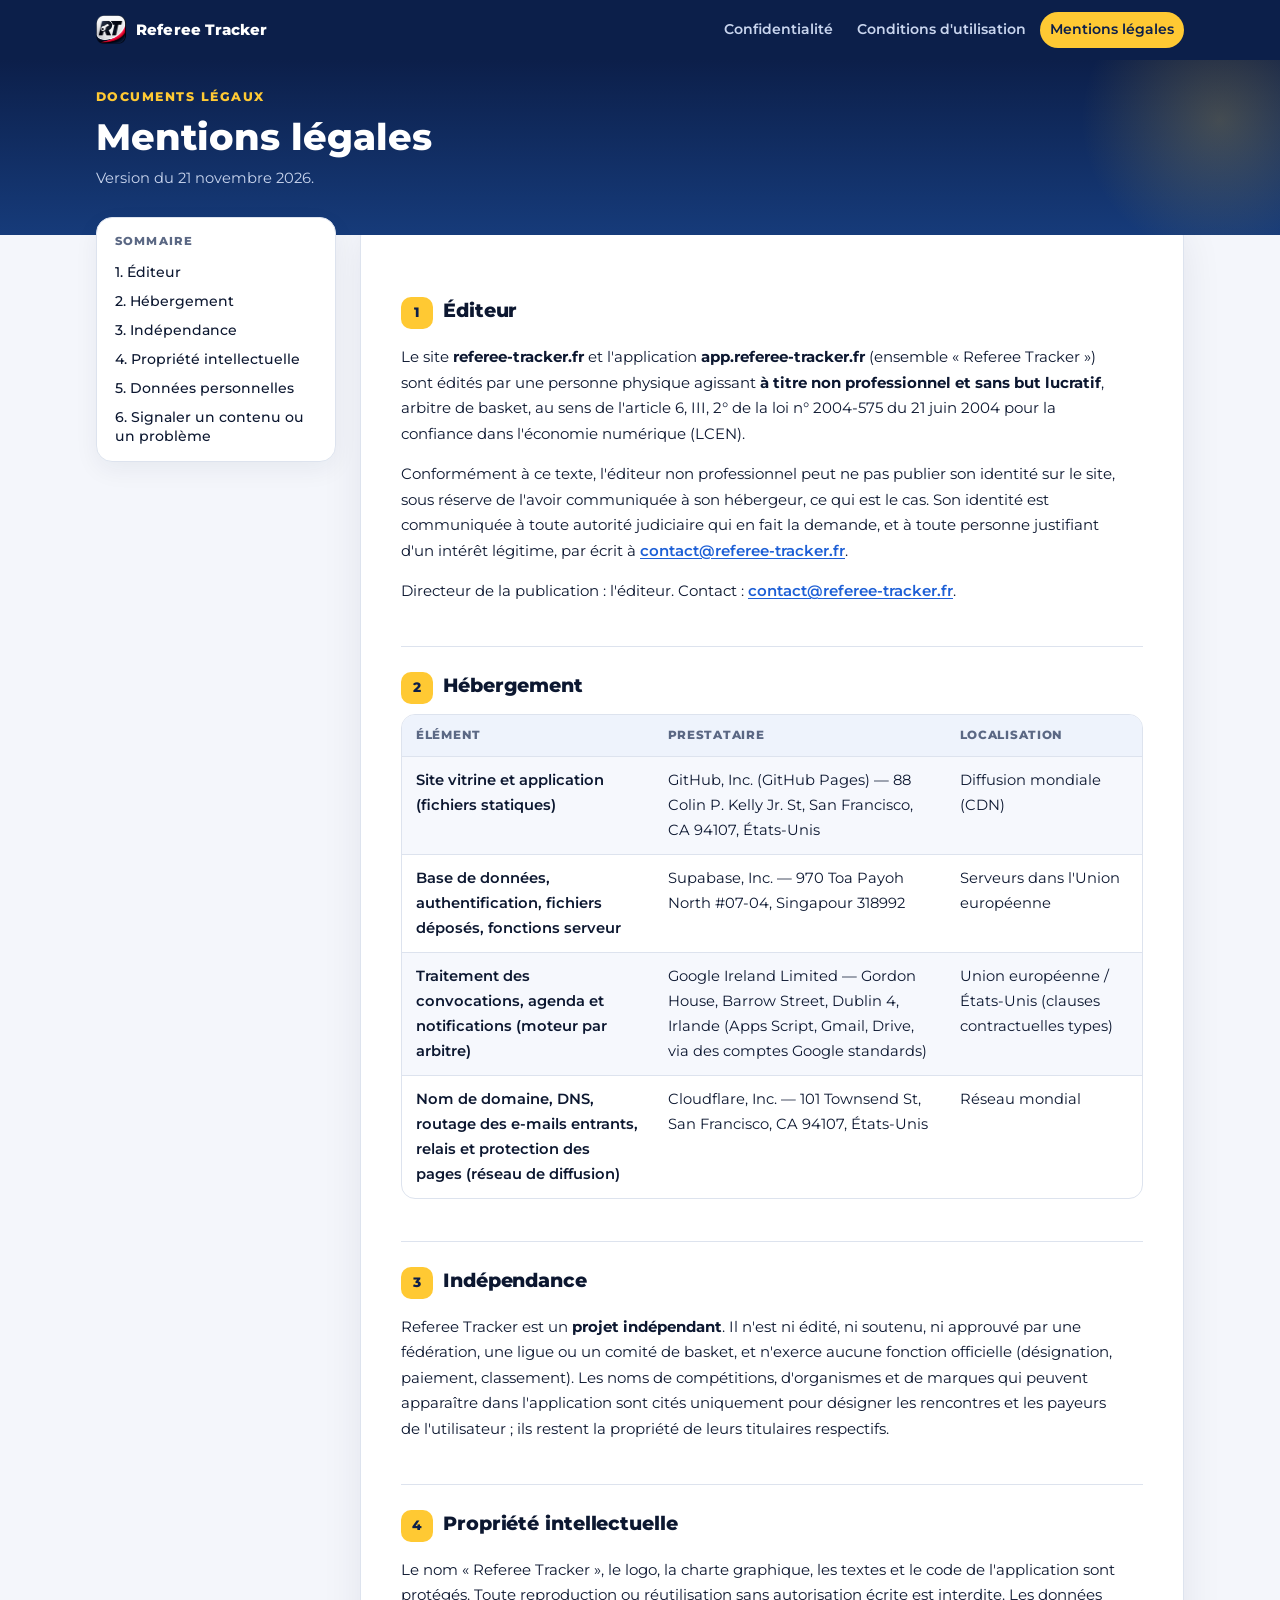
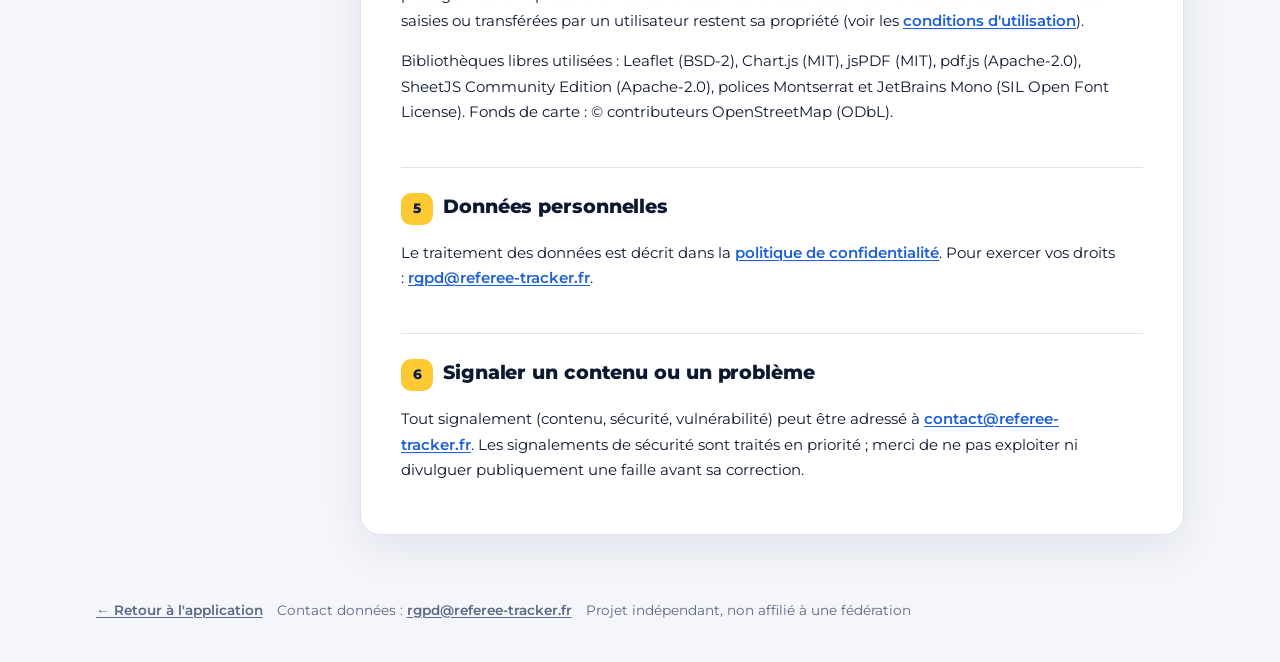
<file: mentions-legales.html>
<!doctype html>
<html lang="fr">
<head>
  <meta charset="utf-8" />
  <meta name="viewport" content="width=device-width, initial-scale=1" />
  <meta http-equiv="Content-Security-Policy" content="default-src 'self'; style-src 'self' 'unsafe-inline'; img-src 'self' data:; script-src 'none'; object-src 'none'; base-uri 'none'; form-action 'none'" />
  <meta name="referrer" content="no-referrer" />
  <meta name="robots" content="noindex" />
  <title>Mentions légales — Referee Tracker</title>
  <link rel="stylesheet" href="./legal.css?v=b114" />
</head>
<body>
<header class="lg-top"><div class="in"><a class="lg-brand" href="./"><img src="./img/logo-icon.png" alt="" width="30" height="30">Referee Tracker</a><nav class="lg-nav" aria-label="Documents légaux"><a href="./confidentialite.html">Confidentialité</a><a href="./cgu.html">Conditions d'utilisation</a><a href="./mentions-legales.html" aria-current="page">Mentions légales</a></nav></div></header>
<div class="lg-hero"><div class="in"><p class="lg-kicker">Documents légaux</p><h1>Mentions légales</h1><p class="lg-ver">Version du 21 novembre 2026.</p></div></div>
<div class="lg-wrap">
<aside class="lg-toc"><p>Sommaire</p><nav><a href="#s1">1. Éditeur</a><a href="#s2">2. Hébergement</a><a href="#s3">3. Indépendance</a><a href="#s4">4. Propriété intellectuelle</a><a href="#s5">5. Données personnelles</a><a href="#s6">6. Signaler un contenu ou un problème</a></nav></aside>
<main>


  <h2 id="s1"><span class="n">1</span>Éditeur</h2>
  <p>Le site <strong>referee-tracker.fr</strong> et l'application <strong>app.referee-tracker.fr</strong> (ensemble « Referee Tracker ») sont édités par une personne physique agissant <strong>à titre non professionnel et sans but lucratif</strong>, arbitre de basket, au sens de l'article 6, III, 2° de la loi n° 2004-575 du 21 juin 2004 pour la confiance dans l'économie numérique (LCEN).</p>
  <p>Conformément à ce texte, l'éditeur non professionnel peut ne pas publier son identité sur le site, sous réserve de l'avoir communiquée à son hébergeur, ce qui est le cas. Son identité est communiquée à toute autorité judiciaire qui en fait la demande, et à toute personne justifiant d'un intérêt légitime, par écrit à <a href="mailto:contact@referee-tracker.fr">contact@referee-tracker.fr</a>.</p>
  <p>Directeur de la publication : l'éditeur. Contact : <a href="mailto:contact@referee-tracker.fr">contact@referee-tracker.fr</a>.</p>

  <h2 id="s2"><span class="n">2</span>Hébergement</h2>
  <table>
    <tr><th>Élément</th><th>Prestataire</th><th>Localisation</th></tr>
    <tr><td>Site vitrine et application (fichiers statiques)</td><td>GitHub, Inc. (GitHub Pages) — 88 Colin P. Kelly Jr. St, San Francisco, CA 94107, États-Unis</td><td>Diffusion mondiale (CDN)</td></tr>
    <tr><td>Base de données, authentification, fichiers déposés, fonctions serveur</td><td>Supabase, Inc. — 970 Toa Payoh North #07-04, Singapour 318992</td><td>Serveurs dans l'Union européenne</td></tr>
    <tr><td>Traitement des convocations, agenda et notifications (moteur par arbitre)</td><td>Google Ireland Limited — Gordon House, Barrow Street, Dublin 4, Irlande (Apps Script, Gmail, Drive, via des comptes Google standards)</td><td>Union européenne / États-Unis (clauses contractuelles types)</td></tr>
    <tr><td>Nom de domaine, DNS, routage des e-mails entrants, relais et protection des pages (réseau de diffusion)</td><td>Cloudflare, Inc. — 101 Townsend St, San Francisco, CA 94107, États-Unis</td><td>Réseau mondial</td></tr>
  </table>

  <h2 id="s3"><span class="n">3</span>Indépendance</h2>
  <p>Referee Tracker est un <strong>projet indépendant</strong>. Il n'est ni édité, ni soutenu, ni approuvé par une fédération, une ligue ou un comité de basket, et n'exerce aucune fonction officielle (désignation, paiement, classement). Les noms de compétitions, d'organismes et de marques qui peuvent apparaître dans l'application sont cités uniquement pour désigner les rencontres et les payeurs de l'utilisateur ; ils restent la propriété de leurs titulaires respectifs.</p>

  <h2 id="s4"><span class="n">4</span>Propriété intellectuelle</h2>
  <p>Le nom « Referee Tracker », le logo, la charte graphique, les textes et le code de l'application sont protégés. Toute reproduction ou réutilisation sans autorisation écrite est interdite. Les données saisies ou transférées par un utilisateur restent sa propriété (voir les <a href="./cgu.html">conditions d'utilisation</a>).</p>
  <p>Bibliothèques libres utilisées : Leaflet (BSD-2), Chart.js (MIT), jsPDF (MIT), pdf.js (Apache-2.0), SheetJS Community Edition (Apache-2.0), polices Montserrat et JetBrains Mono (SIL Open Font License). Fonds de carte : © contributeurs OpenStreetMap (ODbL).</p>

  <h2 id="s5"><span class="n">5</span>Données personnelles</h2>
  <p>Le traitement des données est décrit dans la <a href="./confidentialite.html">politique de confidentialité</a>. Pour exercer vos droits : <a href="mailto:rgpd@referee-tracker.fr">rgpd@referee-tracker.fr</a>.</p>

  <h2 id="s6"><span class="n">6</span>Signaler un contenu ou un problème</h2>
  <p>Tout signalement (contenu, sécurité, vulnérabilité) peut être adressé à <a href="mailto:contact@referee-tracker.fr">contact@referee-tracker.fr</a>. Les signalements de sécurité sont traités en priorité ; merci de ne pas exploiter ni divulguer publiquement une faille avant sa correction.</p>

</main>
</div>
<footer class="lg-foot"><a href="./">← Retour à l'application</a><span>Contact données : <a href="mailto:rgpd@referee-tracker.fr">rgpd@referee-tracker.fr</a></span><span>Projet indépendant, non affilié à une fédération</span></footer>
</body>
</html>
</file>
<file: fonts/fonts.css>
/* Polices auto-hébergées (aucune requête vers Google Fonts : zéro transfert d'IP à un tiers). Montserrat (OFL) + JetBrains Mono (OFL). */
@font-face{font-family:"Montserrat";font-style:normal;font-weight:400;font-display:swap;src:url("montserrat-latin-400-normal.woff2") format("woff2")}
@font-face{font-family:"Montserrat";font-style:normal;font-weight:500;font-display:swap;src:url("montserrat-latin-500-normal.woff2") format("woff2")}
@font-face{font-family:"Montserrat";font-style:normal;font-weight:600;font-display:swap;src:url("montserrat-latin-600-normal.woff2") format("woff2")}
@font-face{font-family:"Montserrat";font-style:normal;font-weight:700;font-display:swap;src:url("montserrat-latin-700-normal.woff2") format("woff2")}
@font-face{font-family:"Montserrat";font-style:normal;font-weight:800;font-display:swap;src:url("montserrat-latin-800-normal.woff2") format("woff2")}
@font-face{font-family:"Montserrat";font-style:italic;font-weight:800;font-display:swap;src:url("montserrat-latin-800-italic.woff2") format("woff2")}
@font-face{font-family:"Montserrat";font-style:normal;font-weight:900;font-display:swap;src:url("montserrat-latin-900-normal.woff2") format("woff2")}
@font-face{font-family:"JetBrains Mono";font-style:normal;font-weight:500;font-display:swap;src:url("jetbrains-mono-latin-500-normal.woff2") format("woff2")}
@font-face{font-family:"JetBrains Mono";font-style:normal;font-weight:700;font-display:swap;src:url("jetbrains-mono-latin-700-normal.woff2") format("woff2")}
</file>
<file: vendor/leaflet.css>
/* required styles */

.leaflet-pane,
.leaflet-tile,
.leaflet-marker-icon,
.leaflet-marker-shadow,
.leaflet-tile-container,
.leaflet-pane > svg,
.leaflet-pane > canvas,
.leaflet-zoom-box,
.leaflet-image-layer,
.leaflet-layer {
	position: absolute;
	left: 0;
	top: 0;
	}
.leaflet-container {
	overflow: hidden;
	}
.leaflet-tile,
.leaflet-marker-icon,
.leaflet-marker-shadow {
	-webkit-user-select: none;
	   -moz-user-select: none;
	        user-select: none;
	  -webkit-user-drag: none;
	}
/* Prevents IE11 from highlighting tiles in blue */
.leaflet-tile::selection {
	background: transparent;
}
/* Safari renders non-retina tile on retina better with this, but Chrome is worse */
.leaflet-safari .leaflet-tile {
	image-rendering: -webkit-optimize-contrast;
	}
/* hack that prevents hw layers "stretching" when loading new tiles */
.leaflet-safari .leaflet-tile-container {
	width: 1600px;
	height: 1600px;
	-webkit-transform-origin: 0 0;
	}
.leaflet-marker-icon,
.leaflet-marker-shadow {
	display: block;
	}
/* .leaflet-container svg: reset svg max-width decleration shipped in Joomla! (joomla.org) 3.x */
/* .leaflet-container img: map is broken in FF if you have max-width: 100% on tiles */
.leaflet-container .leaflet-overlay-pane svg {
	max-width: none !important;
	max-height: none !important;
	}
.leaflet-container .leaflet-marker-pane img,
.leaflet-container .leaflet-shadow-pane img,
.leaflet-container .leaflet-tile-pane img,
.leaflet-container img.leaflet-image-layer,
.leaflet-container .leaflet-tile {
	max-width: none !important;
	max-height: none !important;
	width: auto;
	padding: 0;
	}

.leaflet-container img.leaflet-tile {
	/* See: https://bugs.chromium.org/p/chromium/issues/detail?id=600120 */
	mix-blend-mode: plus-lighter;
}

.leaflet-container.leaflet-touch-zoom {
	-ms-touch-action: pan-x pan-y;
	touch-action: pan-x pan-y;
	}
.leaflet-container.leaflet-touch-drag {
	-ms-touch-action: pinch-zoom;
	/* Fallback for FF which doesn't support pinch-zoom */
	touch-action: none;
	touch-action: pinch-zoom;
}
.leaflet-container.leaflet-touch-drag.leaflet-touch-zoom {
	-ms-touch-action: none;
	touch-action: none;
}
.leaflet-container {
	-webkit-tap-highlight-color: transparent;
}
.leaflet-container a {
	-webkit-tap-highlight-color: rgba(51, 181, 229, 0.4);
}
.leaflet-tile {
	filter: inherit;
	visibility: hidden;
	}
.leaflet-tile-loaded {
	visibility: inherit;
	}
.leaflet-zoom-box {
	width: 0;
	height: 0;
	-moz-box-sizing: border-box;
	     box-sizing: border-box;
	z-index: 800;
	}
/* workaround for https://bugzilla.mozilla.org/show_bug.cgi?id=888319 */
.leaflet-overlay-pane svg {
	-moz-user-select: none;
	}

.leaflet-pane         { z-index: 400; }

.leaflet-tile-pane    { z-index: 200; }
.leaflet-overlay-pane { z-index: 400; }
.leaflet-shadow-pane  { z-index: 500; }
.leaflet-marker-pane  { z-index: 600; }
.leaflet-tooltip-pane   { z-index: 650; }
.leaflet-popup-pane   { z-index: 700; }

.leaflet-map-pane canvas { z-index: 100; }
.leaflet-map-pane svg    { z-index: 200; }

.leaflet-vml-shape {
	width: 1px;
	height: 1px;
	}
.lvml {
	behavior: url(#default#VML);
	display: inline-block;
	position: absolute;
	}


/* control positioning */

.leaflet-control {
	position: relative;
	z-index: 800;
	pointer-events: visiblePainted; /* IE 9-10 doesn't have auto */
	pointer-events: auto;
	}
.leaflet-top,
.leaflet-bottom {
	position: absolute;
	z-index: 1000;
	pointer-events: none;
	}
.leaflet-top {
	top: 0;
	}
.leaflet-right {
	right: 0;
	}
.leaflet-bottom {
	bottom: 0;
	}
.leaflet-left {
	left: 0;
	}
.leaflet-control {
	float: left;
	clear: both;
	}
.leaflet-right .leaflet-control {
	float: right;
	}
.leaflet-top .leaflet-control {
	margin-top: 10px;
	}
.leaflet-bottom .leaflet-control {
	margin-bottom: 10px;
	}
.leaflet-left .leaflet-control {
	margin-left: 10px;
	}
.leaflet-right .leaflet-control {
	margin-right: 10px;
	}


/* zoom and fade animations */

.leaflet-fade-anim .leaflet-popup {
	opacity: 0;
	-webkit-transition: opacity 0.2s linear;
	   -moz-transition: opacity 0.2s linear;
	        transition: opacity 0.2s linear;
	}
.leaflet-fade-anim .leaflet-map-pane .leaflet-popup {
	opacity: 1;
	}
.leaflet-zoom-animated {
	-webkit-transform-origin: 0 0;
	    -ms-transform-origin: 0 0;
	        transform-origin: 0 0;
	}
svg.leaflet-zoom-animated {
	will-change: transform;
}

.leaflet-zoom-anim .leaflet-zoom-animated {
	-webkit-transition: -webkit-transform 0.25s cubic-bezier(0,0,0.25,1);
	   -moz-transition:    -moz-transform 0.25s cubic-bezier(0,0,0.25,1);
	        transition:         transform 0.25s cubic-bezier(0,0,0.25,1);
	}
.leaflet-zoom-anim .leaflet-tile,
.leaflet-pan-anim .leaflet-tile {
	-webkit-transition: none;
	   -moz-transition: none;
	        transition: none;
	}

.leaflet-zoom-anim .leaflet-zoom-hide {
	visibility: hidden;
	}


/* cursors */

.leaflet-interactive {
	cursor: pointer;
	}
.leaflet-grab {
	cursor: -webkit-grab;
	cursor:    -moz-grab;
	cursor:         grab;
	}
.leaflet-crosshair,
.leaflet-crosshair .leaflet-interactive {
	cursor: crosshair;
	}
.leaflet-popup-pane,
.leaflet-control {
	cursor: auto;
	}
.leaflet-dragging .leaflet-grab,
.leaflet-dragging .leaflet-grab .leaflet-interactive,
.leaflet-dragging .leaflet-marker-draggable {
	cursor: move;
	cursor: -webkit-grabbing;
	cursor:    -moz-grabbing;
	cursor:         grabbing;
	}

/* marker & overlays interactivity */
.leaflet-marker-icon,
.leaflet-marker-shadow,
.leaflet-image-layer,
.leaflet-pane > svg path,
.leaflet-tile-container {
	pointer-events: none;
	}

.leaflet-marker-icon.leaflet-interactive,
.leaflet-image-layer.leaflet-interactive,
.leaflet-pane > svg path.leaflet-interactive,
svg.leaflet-image-layer.leaflet-interactive path {
	pointer-events: visiblePainted; /* IE 9-10 doesn't have auto */
	pointer-events: auto;
	}

/* visual tweaks */

.leaflet-container {
	background: #ddd;
	outline-offset: 1px;
	}
.leaflet-container a {
	color: #0078A8;
	}
.leaflet-zoom-box {
	border: 2px dotted #38f;
	background: rgba(255,255,255,0.5);
	}


/* general typography */
.leaflet-container {
	font-family: "Helvetica Neue", Arial, Helvetica, sans-serif;
	font-size: 12px;
	font-size: 0.75rem;
	line-height: 1.5;
	}


/* general toolbar styles */

.leaflet-bar {
	box-shadow: 0 1px 5px rgba(0,0,0,0.65);
	border-radius: 4px;
	}
.leaflet-bar a {
	background-color: #fff;
	border-bottom: 1px solid #ccc;
	width: 26px;
	height: 26px;
	line-height: 26px;
	display: block;
	text-align: center;
	text-decoration: none;
	color: black;
	}
.leaflet-bar a,
.leaflet-control-layers-toggle {
	background-position: 50% 50%;
	background-repeat: no-repeat;
	display: block;
	}
.leaflet-bar a:hover,
.leaflet-bar a:focus {
	background-color: #f4f4f4;
	}
.leaflet-bar a:first-child {
	border-top-left-radius: 4px;
	border-top-right-radius: 4px;
	}
.leaflet-bar a:last-child {
	border-bottom-left-radius: 4px;
	border-bottom-right-radius: 4px;
	border-bottom: none;
	}
.leaflet-bar a.leaflet-disabled {
	cursor: default;
	background-color: #f4f4f4;
	color: #bbb;
	}

.leaflet-touch .leaflet-bar a {
	width: 30px;
	height: 30px;
	line-height: 30px;
	}
.leaflet-touch .leaflet-bar a:first-child {
	border-top-left-radius: 2px;
	border-top-right-radius: 2px;
	}
.leaflet-touch .leaflet-bar a:last-child {
	border-bottom-left-radius: 2px;
	border-bottom-right-radius: 2px;
	}

/* zoom control */

.leaflet-control-zoom-in,
.leaflet-control-zoom-out {
	font: bold 18px 'Lucida Console', Monaco, monospace;
	text-indent: 1px;
	}

.leaflet-touch .leaflet-control-zoom-in, .leaflet-touch .leaflet-control-zoom-out  {
	font-size: 22px;
	}


/* layers control */

.leaflet-control-layers {
	box-shadow: 0 1px 5px rgba(0,0,0,0.4);
	background: #fff;
	border-radius: 5px;
	}
.leaflet-control-layers-toggle {
	background-image: url(images/layers.png);
	width: 36px;
	height: 36px;
	}
.leaflet-retina .leaflet-control-layers-toggle {
	background-image: url(images/layers-2x.png);
	background-size: 26px 26px;
	}
.leaflet-touch .leaflet-control-layers-toggle {
	width: 44px;
	height: 44px;
	}
.leaflet-control-layers .leaflet-control-layers-list,
.leaflet-control-layers-expanded .leaflet-control-layers-toggle {
	display: none;
	}
.leaflet-control-layers-expanded .leaflet-control-layers-list {
	display: block;
	position: relative;
	}
.leaflet-control-layers-expanded {
	padding: 6px 10px 6px 6px;
	color: #333;
	background: #fff;
	}
.leaflet-control-layers-scrollbar {
	overflow-y: scroll;
	overflow-x: hidden;
	padding-right: 5px;
	}
.leaflet-control-layers-selector {
	margin-top: 2px;
	position: relative;
	top: 1px;
	}
.leaflet-control-layers label {
	display: block;
	font-size: 13px;
	font-size: 1.08333em;
	}
.leaflet-control-layers-separator {
	height: 0;
	border-top: 1px solid #ddd;
	margin: 5px -10px 5px -6px;
	}

/* Default icon URLs */
.leaflet-default-icon-path { /* used only in path-guessing heuristic, see L.Icon.Default */
	background-image: url(images/marker-icon.png);
	}


/* attribution and scale controls */

.leaflet-container .leaflet-control-attribution {
	background: #fff;
	background: rgba(255, 255, 255, 0.8);
	margin: 0;
	}
.leaflet-control-attribution,
.leaflet-control-scale-line {
	padding: 0 5px;
	color: #333;
	line-height: 1.4;
	}
.leaflet-control-attribution a {
	text-decoration: none;
	}
.leaflet-control-attribution a:hover,
.leaflet-control-attribution a:focus {
	text-decoration: underline;
	}
.leaflet-attribution-flag {
	display: inline !important;
	vertical-align: baseline !important;
	width: 1em;
	height: 0.6669em;
	}
.leaflet-left .leaflet-control-scale {
	margin-left: 5px;
	}
.leaflet-bottom .leaflet-control-scale {
	margin-bottom: 5px;
	}
.leaflet-control-scale-line {
	border: 2px solid #777;
	border-top: none;
	line-height: 1.1;
	padding: 2px 5px 1px;
	white-space: nowrap;
	-moz-box-sizing: border-box;
	     box-sizing: border-box;
	background: rgba(255, 255, 255, 0.8);
	text-shadow: 1px 1px #fff;
	}
.leaflet-control-scale-line:not(:first-child) {
	border-top: 2px solid #777;
	border-bottom: none;
	margin-top: -2px;
	}
.leaflet-control-scale-line:not(:first-child):not(:last-child) {
	border-bottom: 2px solid #777;
	}

.leaflet-touch .leaflet-control-attribution,
.leaflet-touch .leaflet-control-layers,
.leaflet-touch .leaflet-bar {
	box-shadow: none;
	}
.leaflet-touch .leaflet-control-layers,
.leaflet-touch .leaflet-bar {
	border: 2px solid rgba(0,0,0,0.2);
	background-clip: padding-box;
	}


/* popup */

.leaflet-popup {
	position: absolute;
	text-align: center;
	margin-bottom: 20px;
	}
.leaflet-popup-content-wrapper {
	padding: 1px;
	text-align: left;
	border-radius: 12px;
	}
.leaflet-popup-content {
	margin: 13px 24px 13px 20px;
	line-height: 1.3;
	font-size: 13px;
	font-size: 1.08333em;
	min-height: 1px;
	}
.leaflet-popup-content p {
	margin: 17px 0;
	margin: 1.3em 0;
	}
.leaflet-popup-tip-container {
	width: 40px;
	height: 20px;
	position: absolute;
	left: 50%;
	margin-top: -1px;
	margin-left: -20px;
	overflow: hidden;
	pointer-events: none;
	}
.leaflet-popup-tip {
	width: 17px;
	height: 17px;
	padding: 1px;

	margin: -10px auto 0;
	pointer-events: auto;

	-webkit-transform: rotate(45deg);
	   -moz-transform: rotate(45deg);
	    -ms-transform: rotate(45deg);
	        transform: rotate(45deg);
	}
.leaflet-popup-content-wrapper,
.leaflet-popup-tip {
	background: white;
	color: #333;
	box-shadow: 0 3px 14px rgba(0,0,0,0.4);
	}
.leaflet-container a.leaflet-popup-close-button {
	position: absolute;
	top: 0;
	right: 0;
	border: none;
	text-align: center;
	width: 24px;
	height: 24px;
	font: 16px/24px Tahoma, Verdana, sans-serif;
	color: #757575;
	text-decoration: none;
	background: transparent;
	}
.leaflet-container a.leaflet-popup-close-button:hover,
.leaflet-container a.leaflet-popup-close-button:focus {
	color: #585858;
	}
.leaflet-popup-scrolled {
	overflow: auto;
	}

.leaflet-oldie .leaflet-popup-content-wrapper {
	-ms-zoom: 1;
	}
.leaflet-oldie .leaflet-popup-tip {
	width: 24px;
	margin: 0 auto;

	-ms-filter: "progid:DXImageTransform.Microsoft.Matrix(M11=0.70710678, M12=0.70710678, M21=-0.70710678, M22=0.70710678)";
	filter: progid:DXImageTransform.Microsoft.Matrix(M11=0.70710678, M12=0.70710678, M21=-0.70710678, M22=0.70710678);
	}

.leaflet-oldie .leaflet-control-zoom,
.leaflet-oldie .leaflet-control-layers,
.leaflet-oldie .leaflet-popup-content-wrapper,
.leaflet-oldie .leaflet-popup-tip {
	border: 1px solid #999;
	}


/* div icon */

.leaflet-div-icon {
	background: #fff;
	border: 1px solid #666;
	}


/* Tooltip */
/* Base styles for the element that has a tooltip */
.leaflet-tooltip {
	position: absolute;
	padding: 6px;
	background-color: #fff;
	border: 1px solid #fff;
	border-radius: 3px;
	color: #222;
	white-space: nowrap;
	-webkit-user-select: none;
	-moz-user-select: none;
	-ms-user-select: none;
	user-select: none;
	pointer-events: none;
	box-shadow: 0 1px 3px rgba(0,0,0,0.4);
	}
.leaflet-tooltip.leaflet-interactive {
	cursor: pointer;
	pointer-events: auto;
	}
.leaflet-tooltip-top:before,
.leaflet-tooltip-bottom:before,
.leaflet-tooltip-left:before,
.leaflet-tooltip-right:before {
	position: absolute;
	pointer-events: none;
	border: 6px solid transparent;
	background: transparent;
	content: "";
	}

/* Directions */

.leaflet-tooltip-bottom {
	margin-top: 6px;
}
.leaflet-tooltip-top {
	margin-top: -6px;
}
.leaflet-tooltip-bottom:before,
.leaflet-tooltip-top:before {
	left: 50%;
	margin-left: -6px;
	}
.leaflet-tooltip-top:before {
	bottom: 0;
	margin-bottom: -12px;
	border-top-color: #fff;
	}
.leaflet-tooltip-bottom:before {
	top: 0;
	margin-top: -12px;
	margin-left: -6px;
	border-bottom-color: #fff;
	}
.leaflet-tooltip-left {
	margin-left: -6px;
}
.leaflet-tooltip-right {
	margin-left: 6px;
}
.leaflet-tooltip-left:before,
.leaflet-tooltip-right:before {
	top: 50%;
	margin-top: -6px;
	}
.leaflet-tooltip-left:before {
	right: 0;
	margin-right: -12px;
	border-left-color: #fff;
	}
.leaflet-tooltip-right:before {
	left: 0;
	margin-left: -12px;
	border-right-color: #fff;
	}

/* Printing */

@media print {
	/* Prevent printers from removing background-images of controls. */
	.leaflet-control {
		-webkit-print-color-adjust: exact;
		print-color-adjust: exact;
		}
	}
</file>
